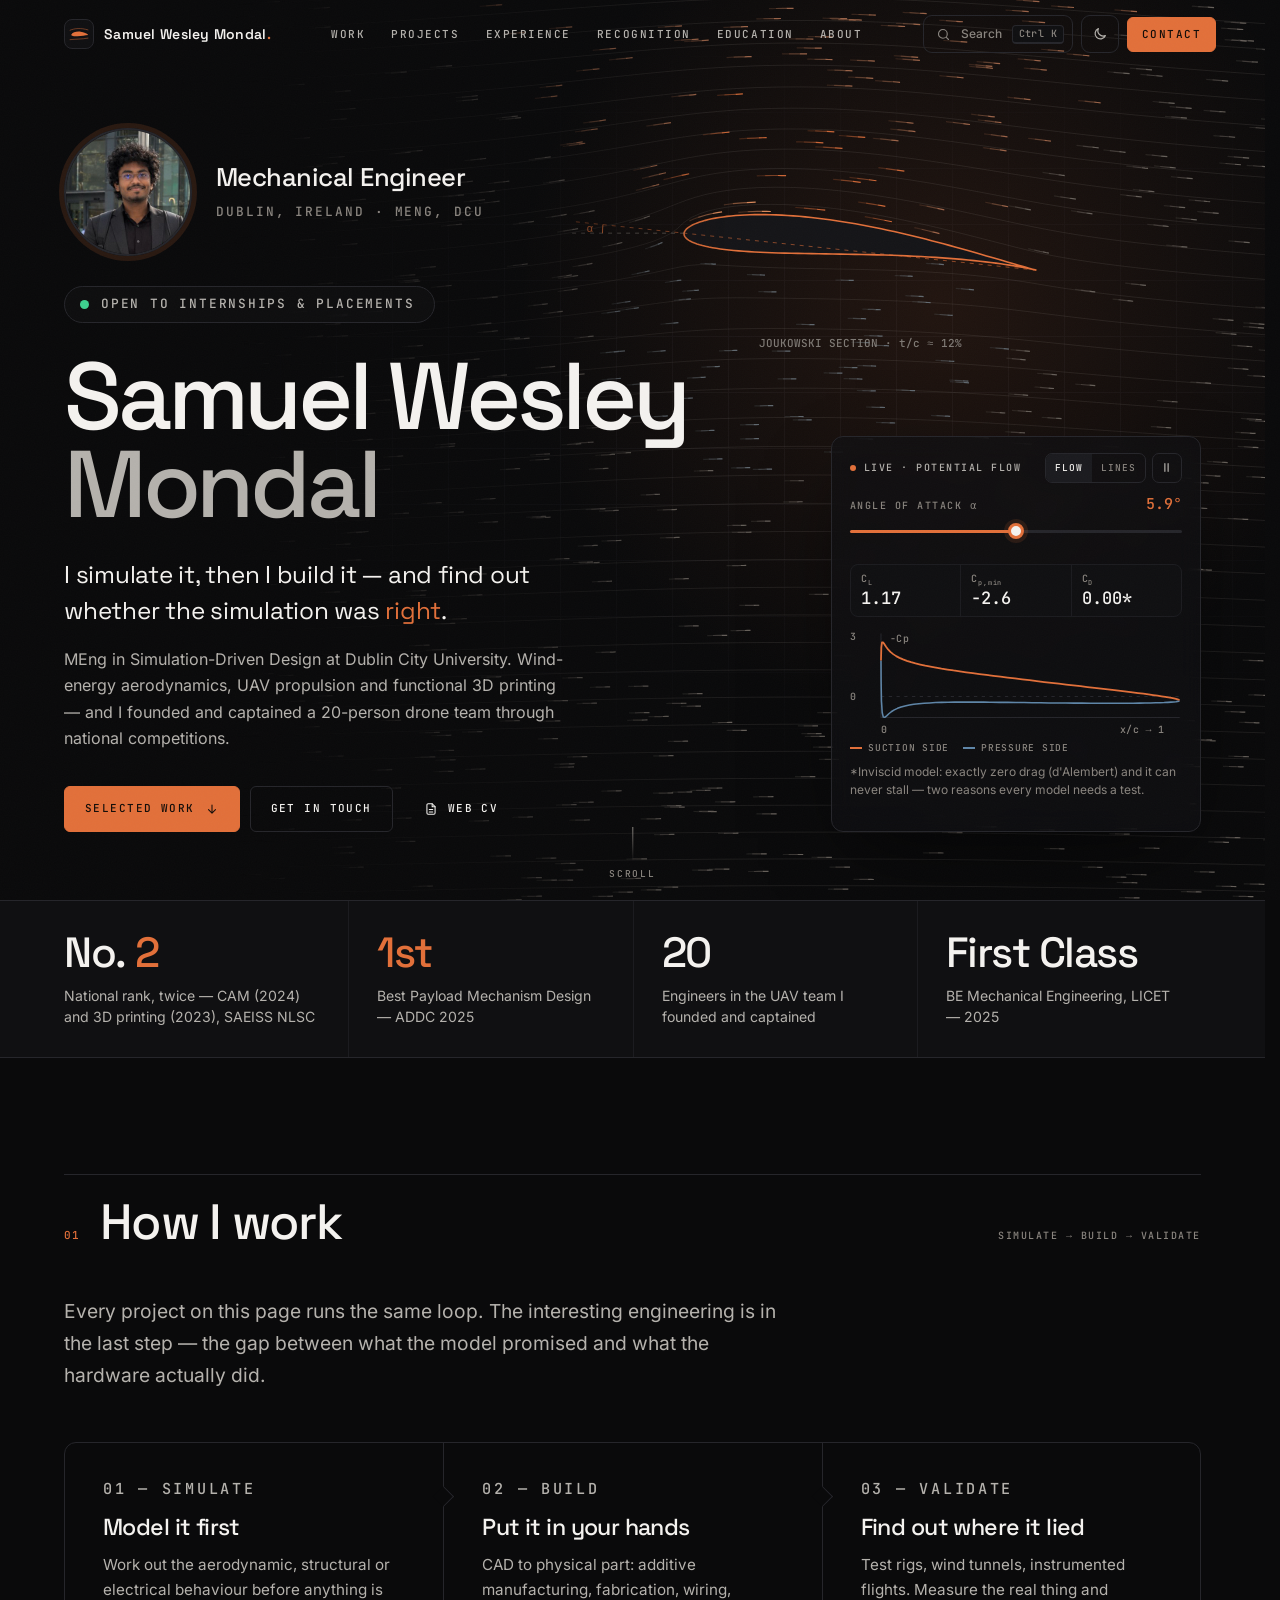
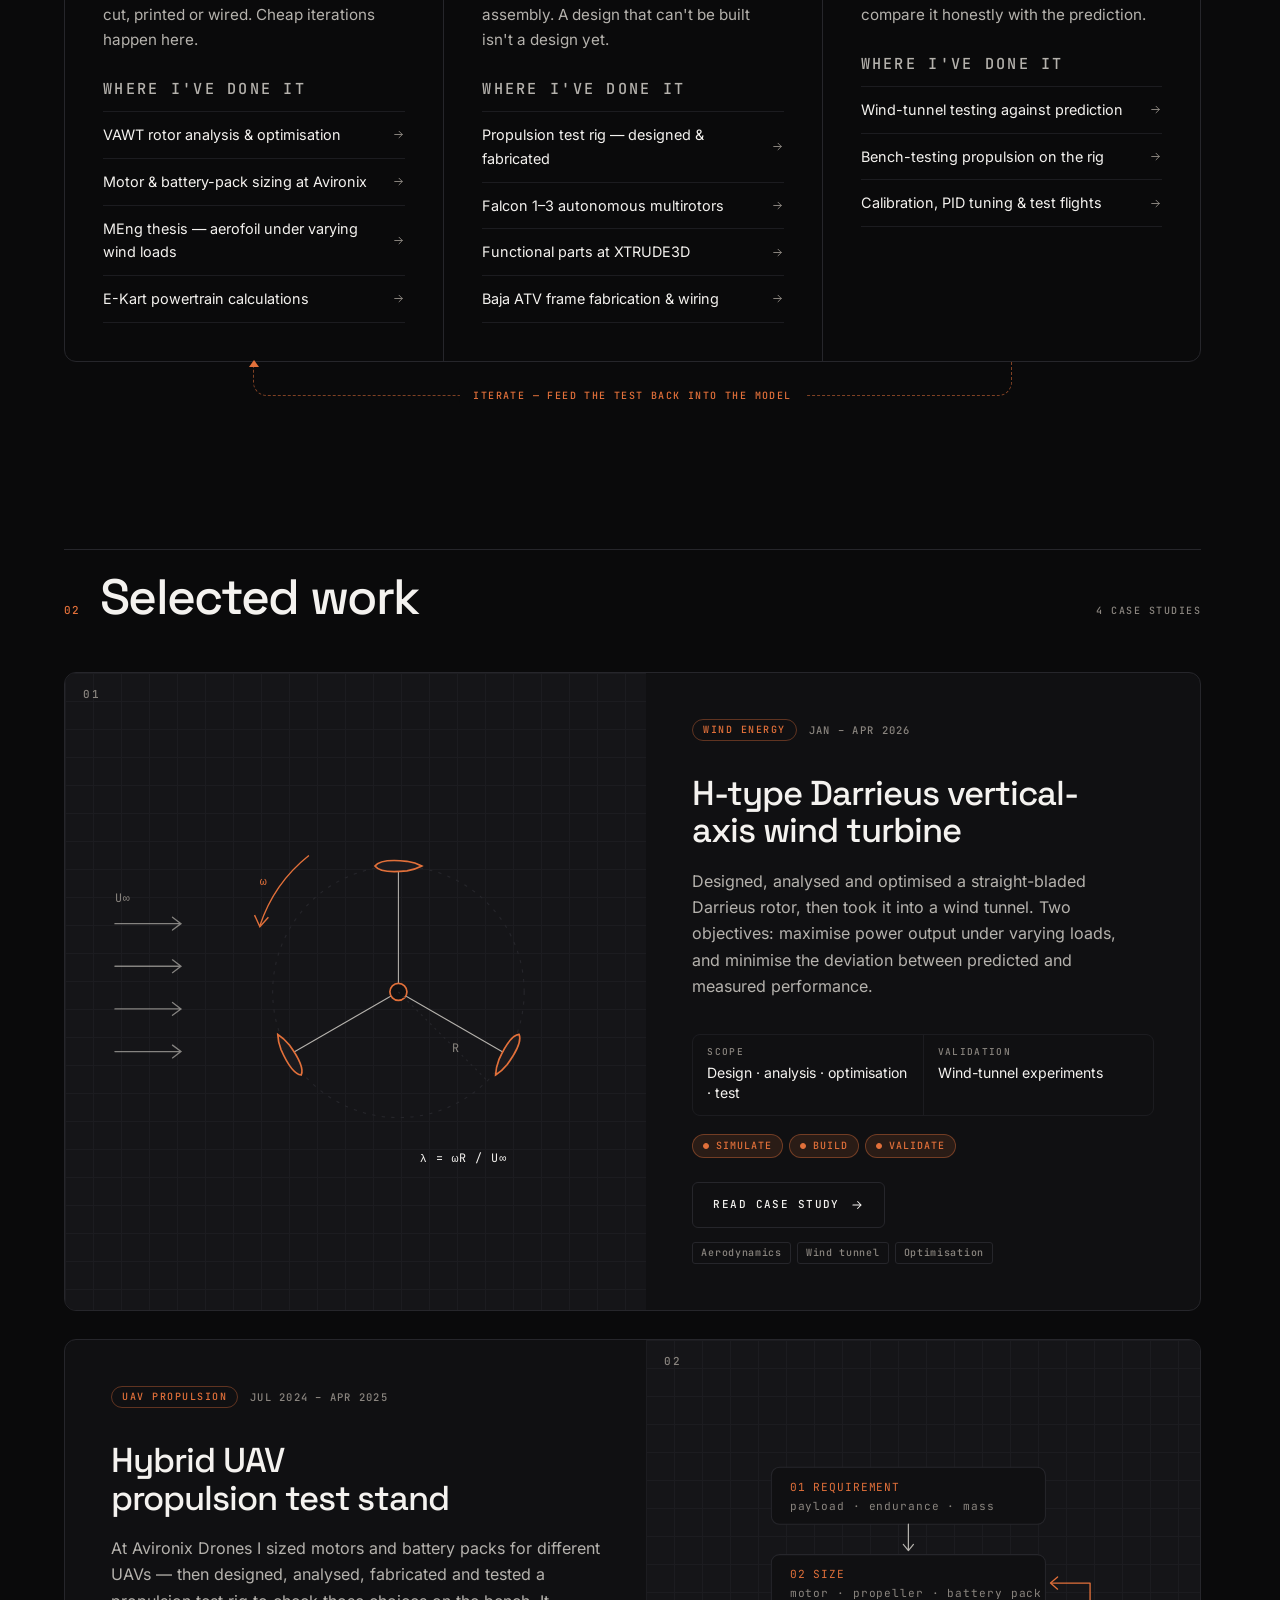
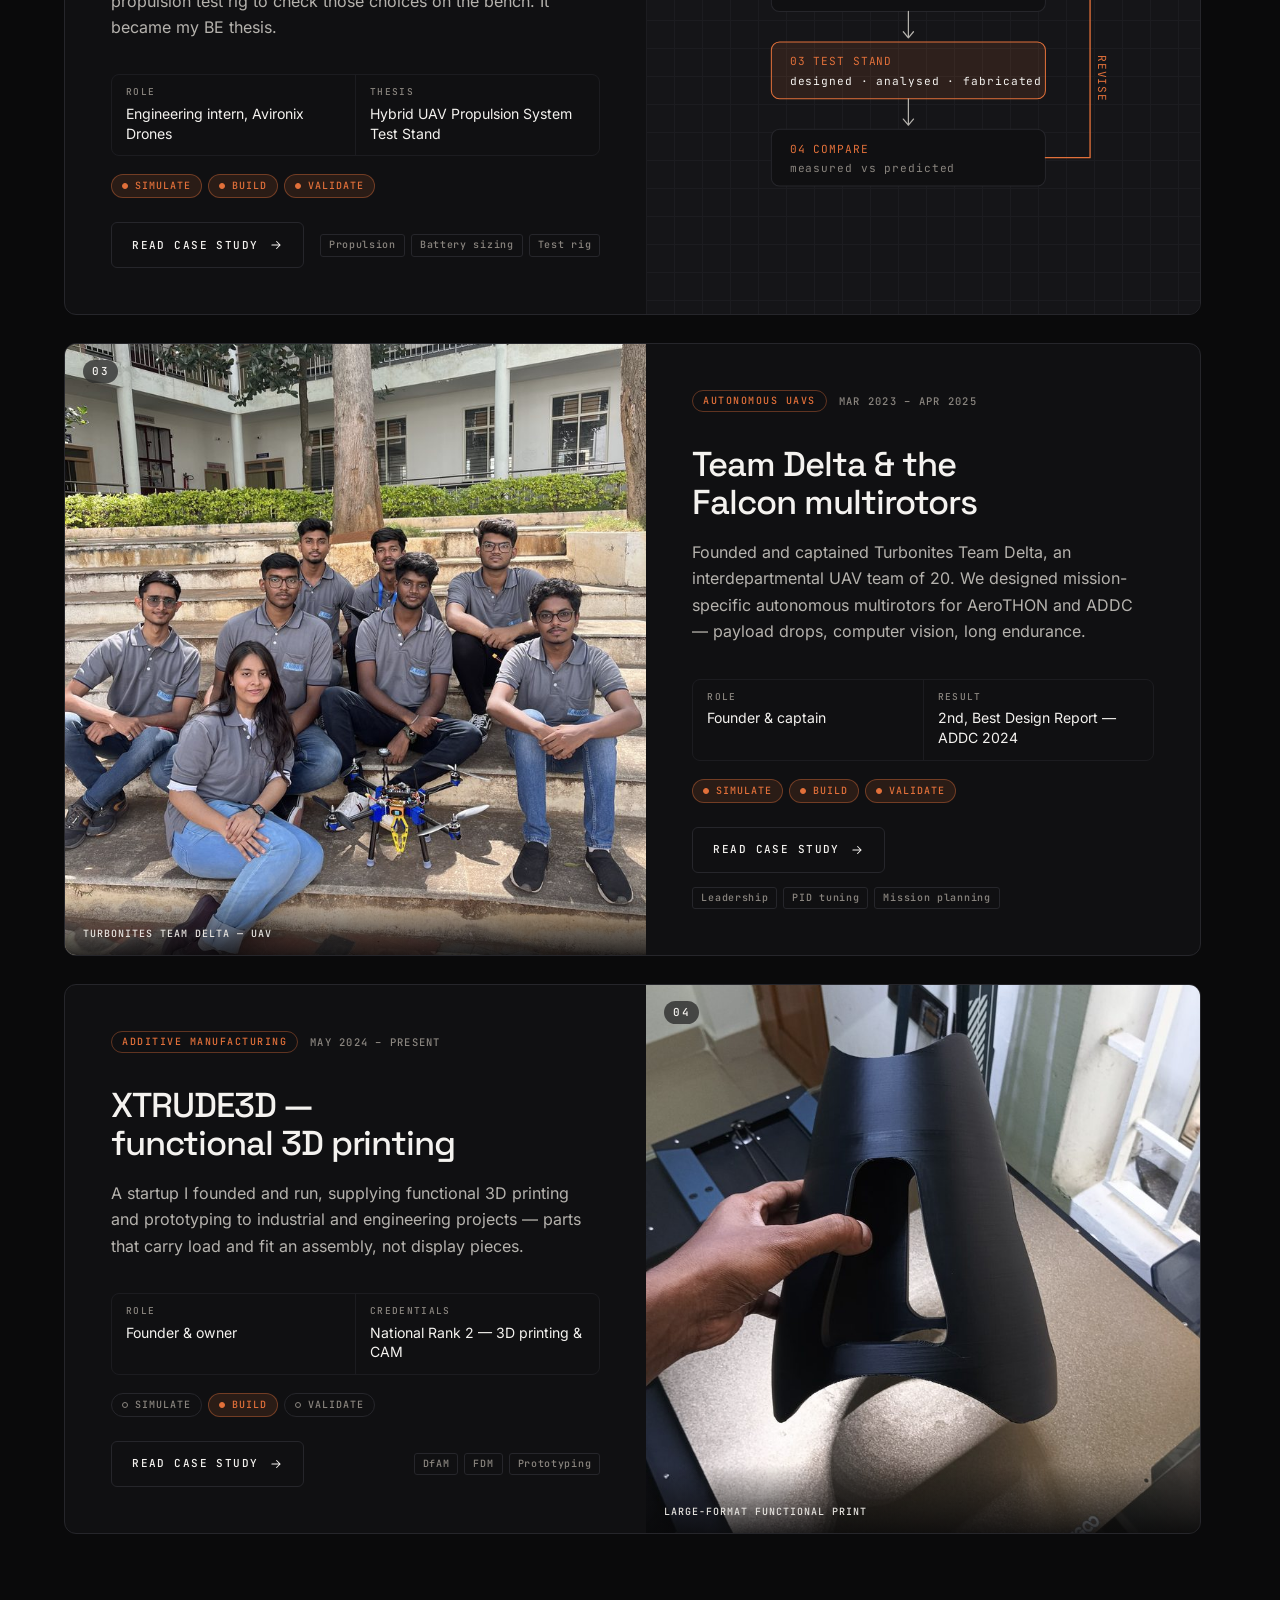
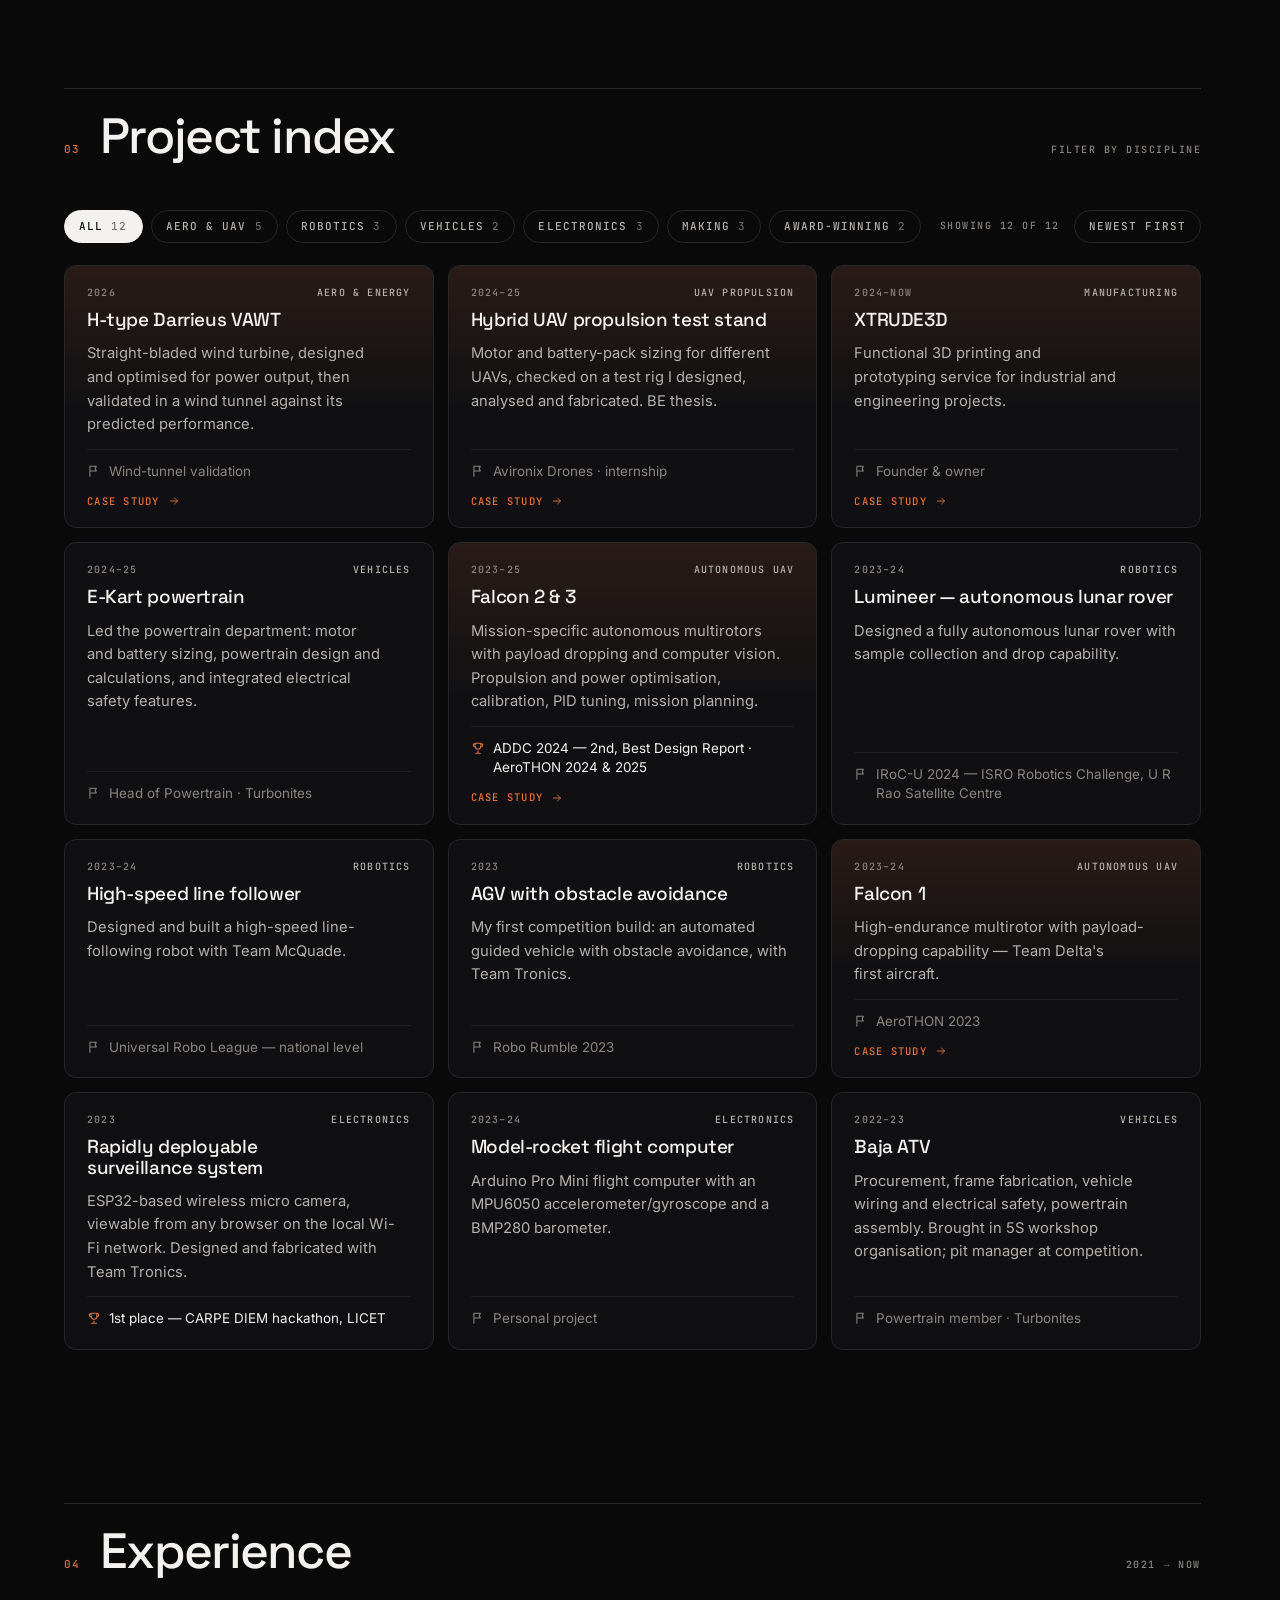
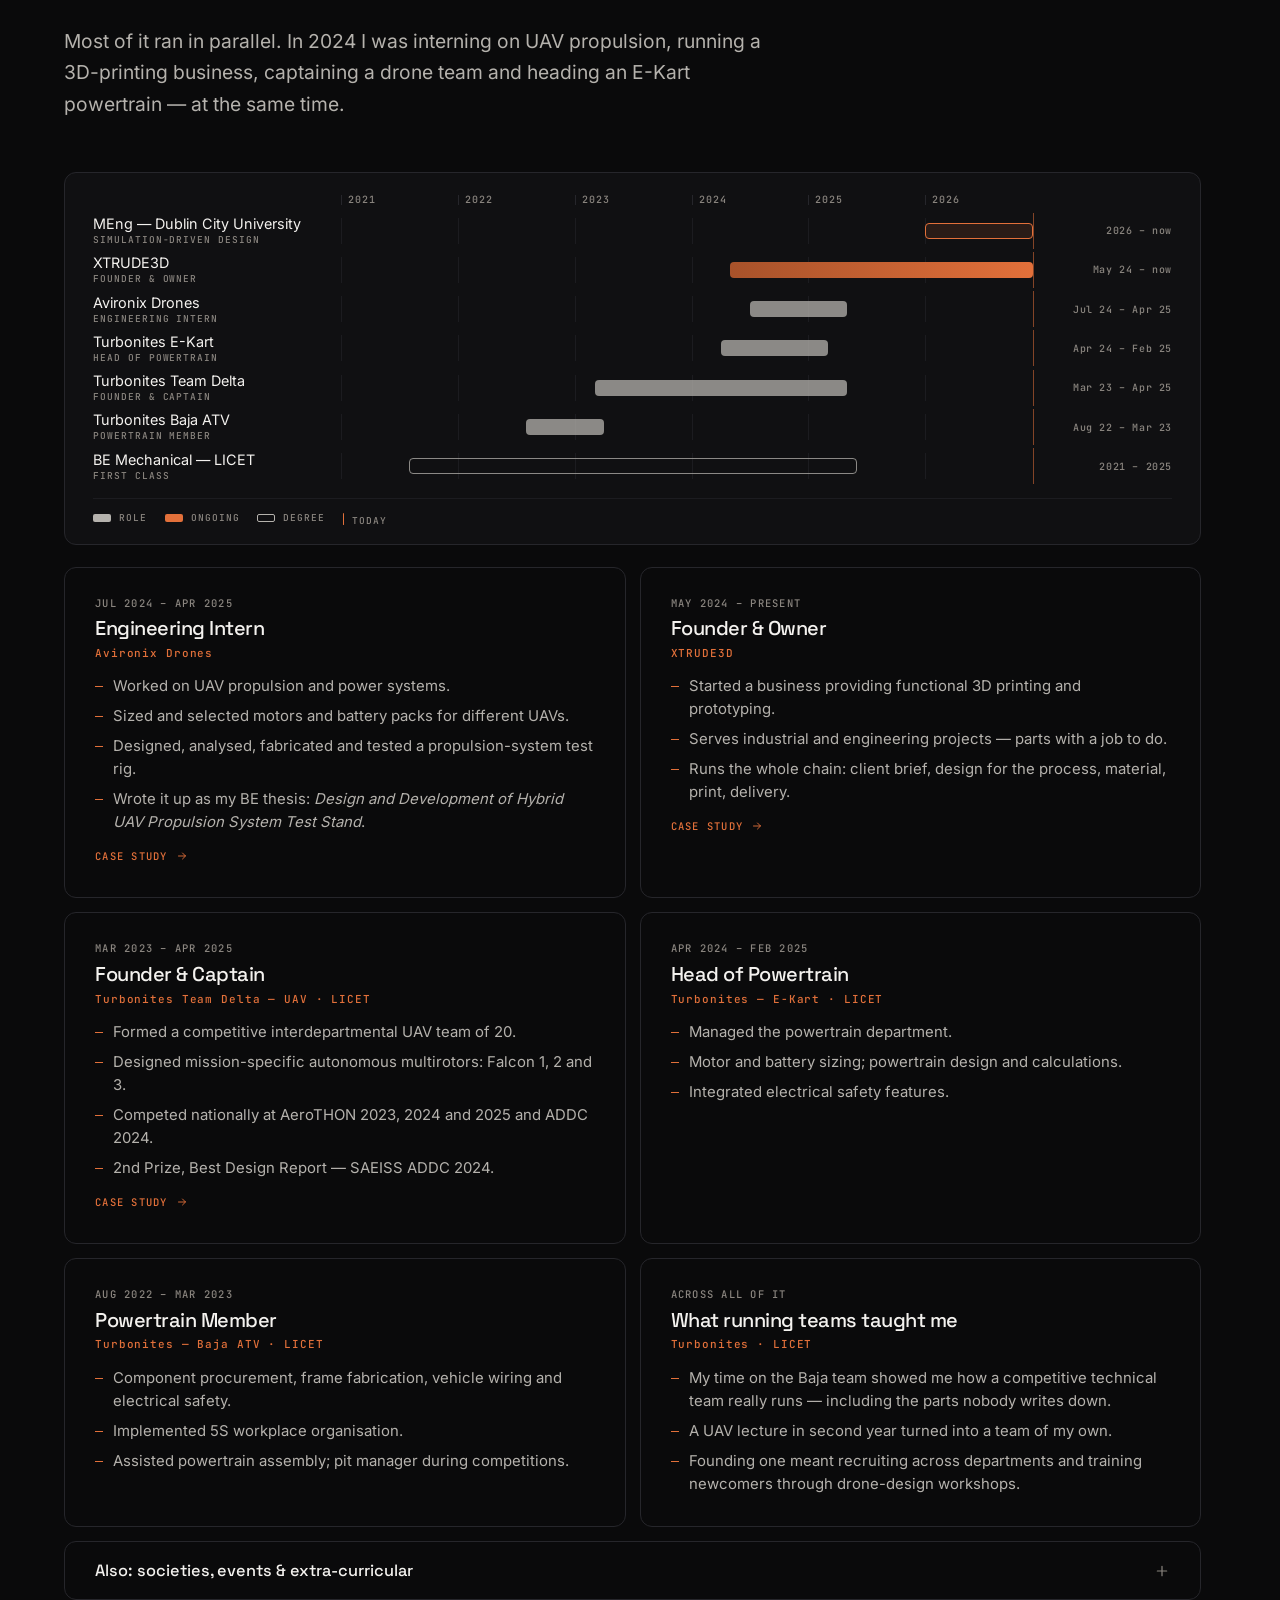
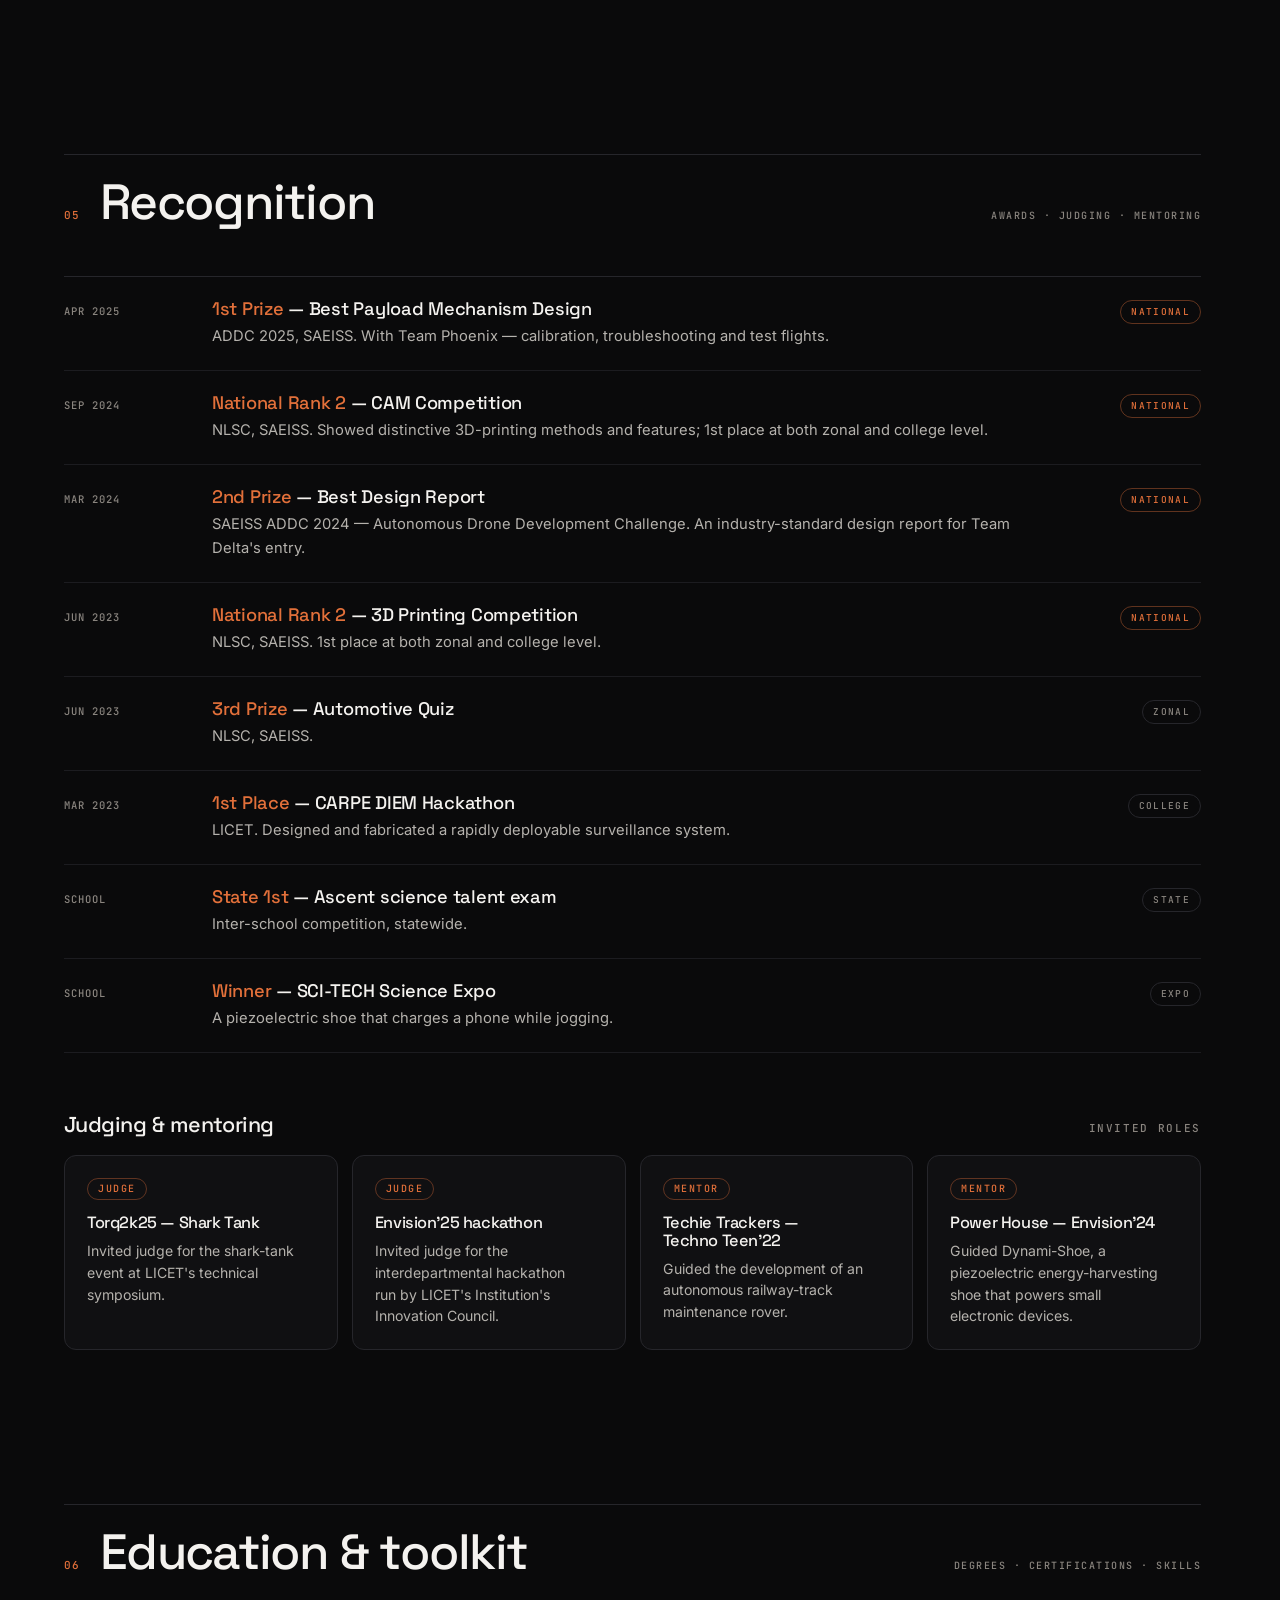
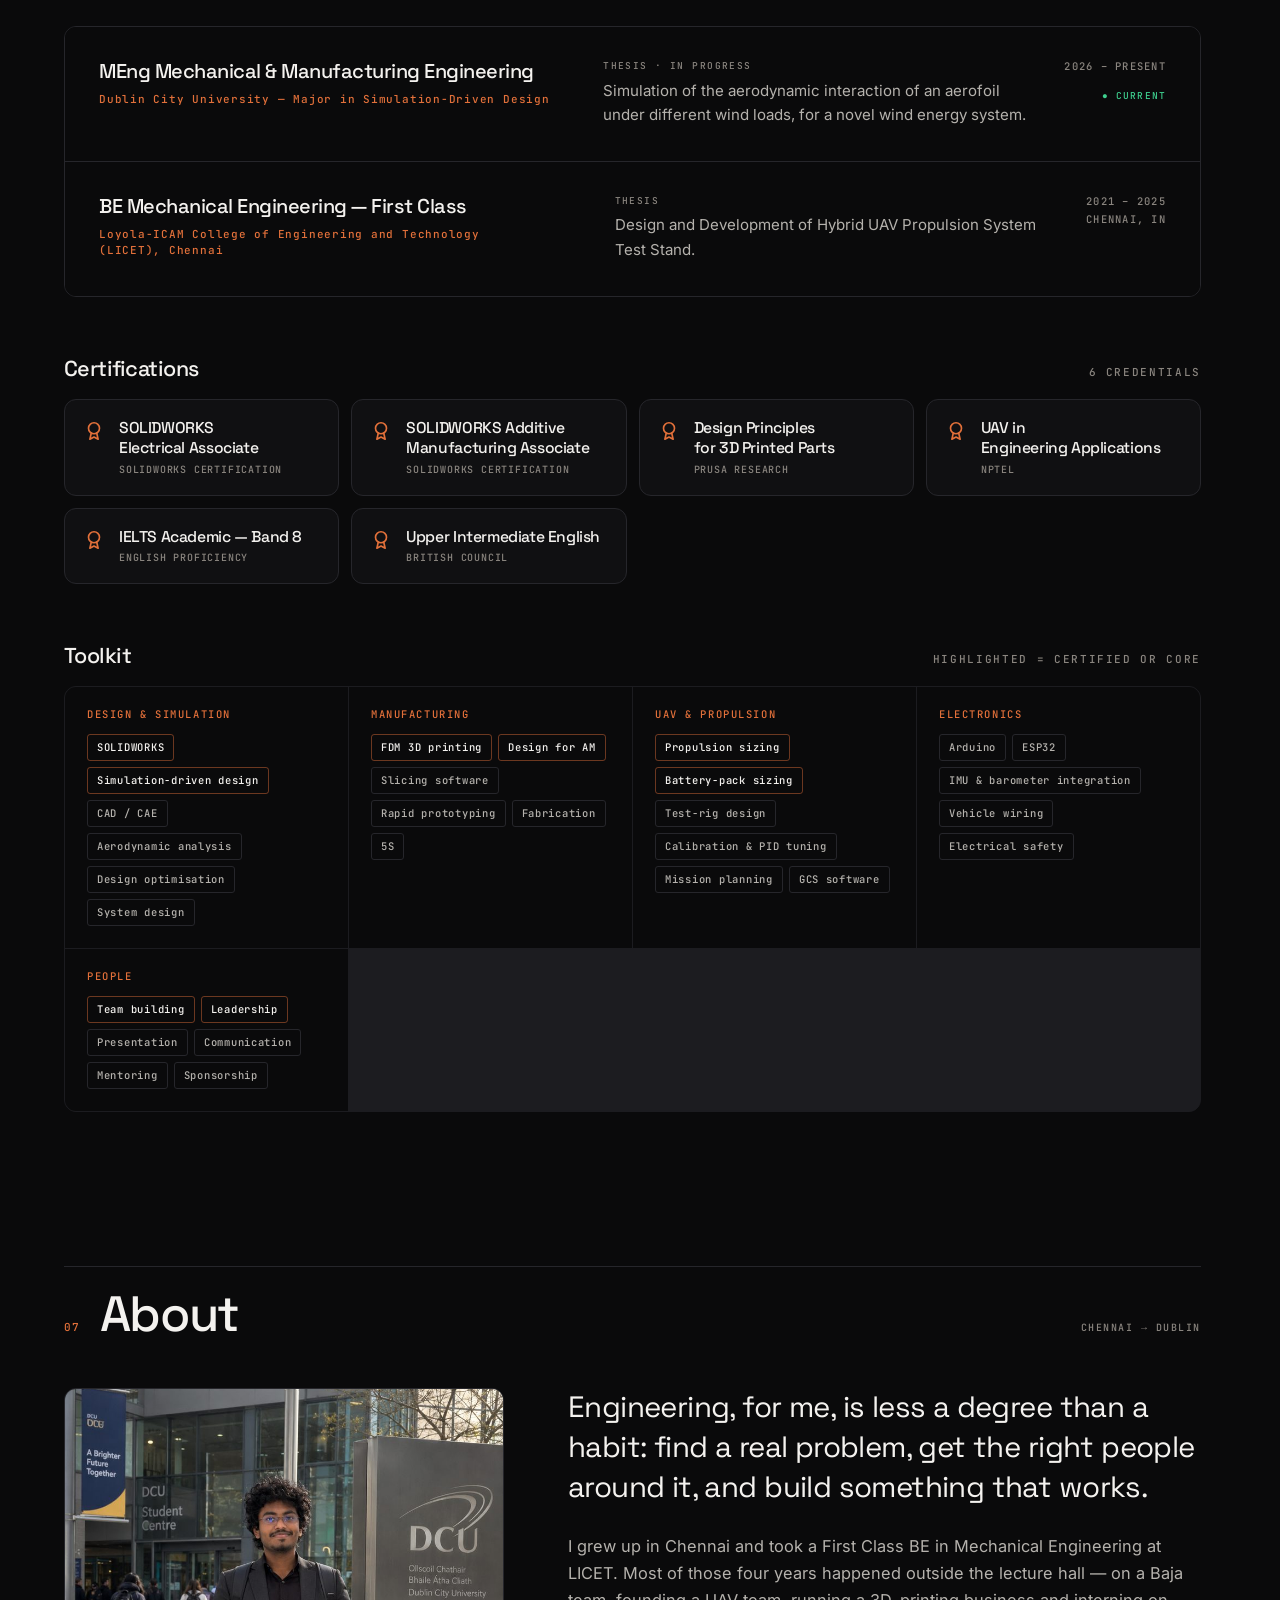
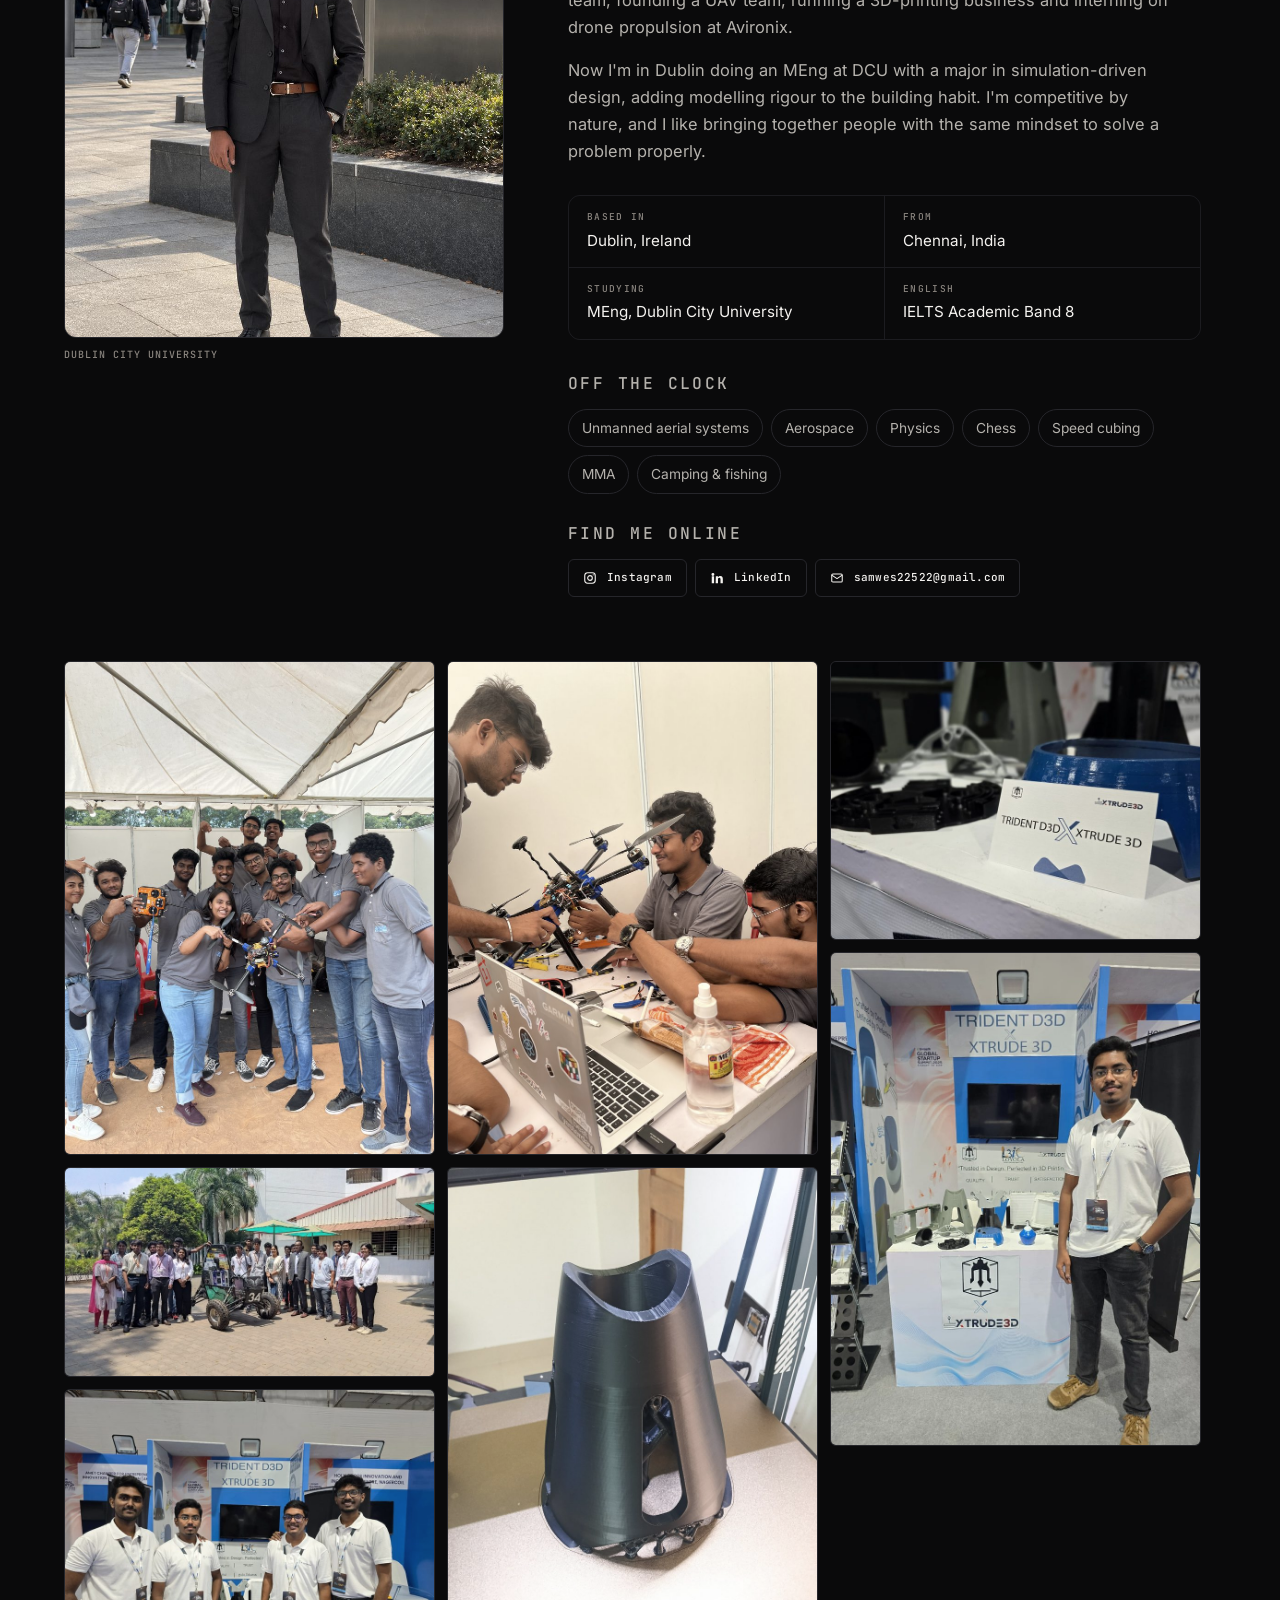
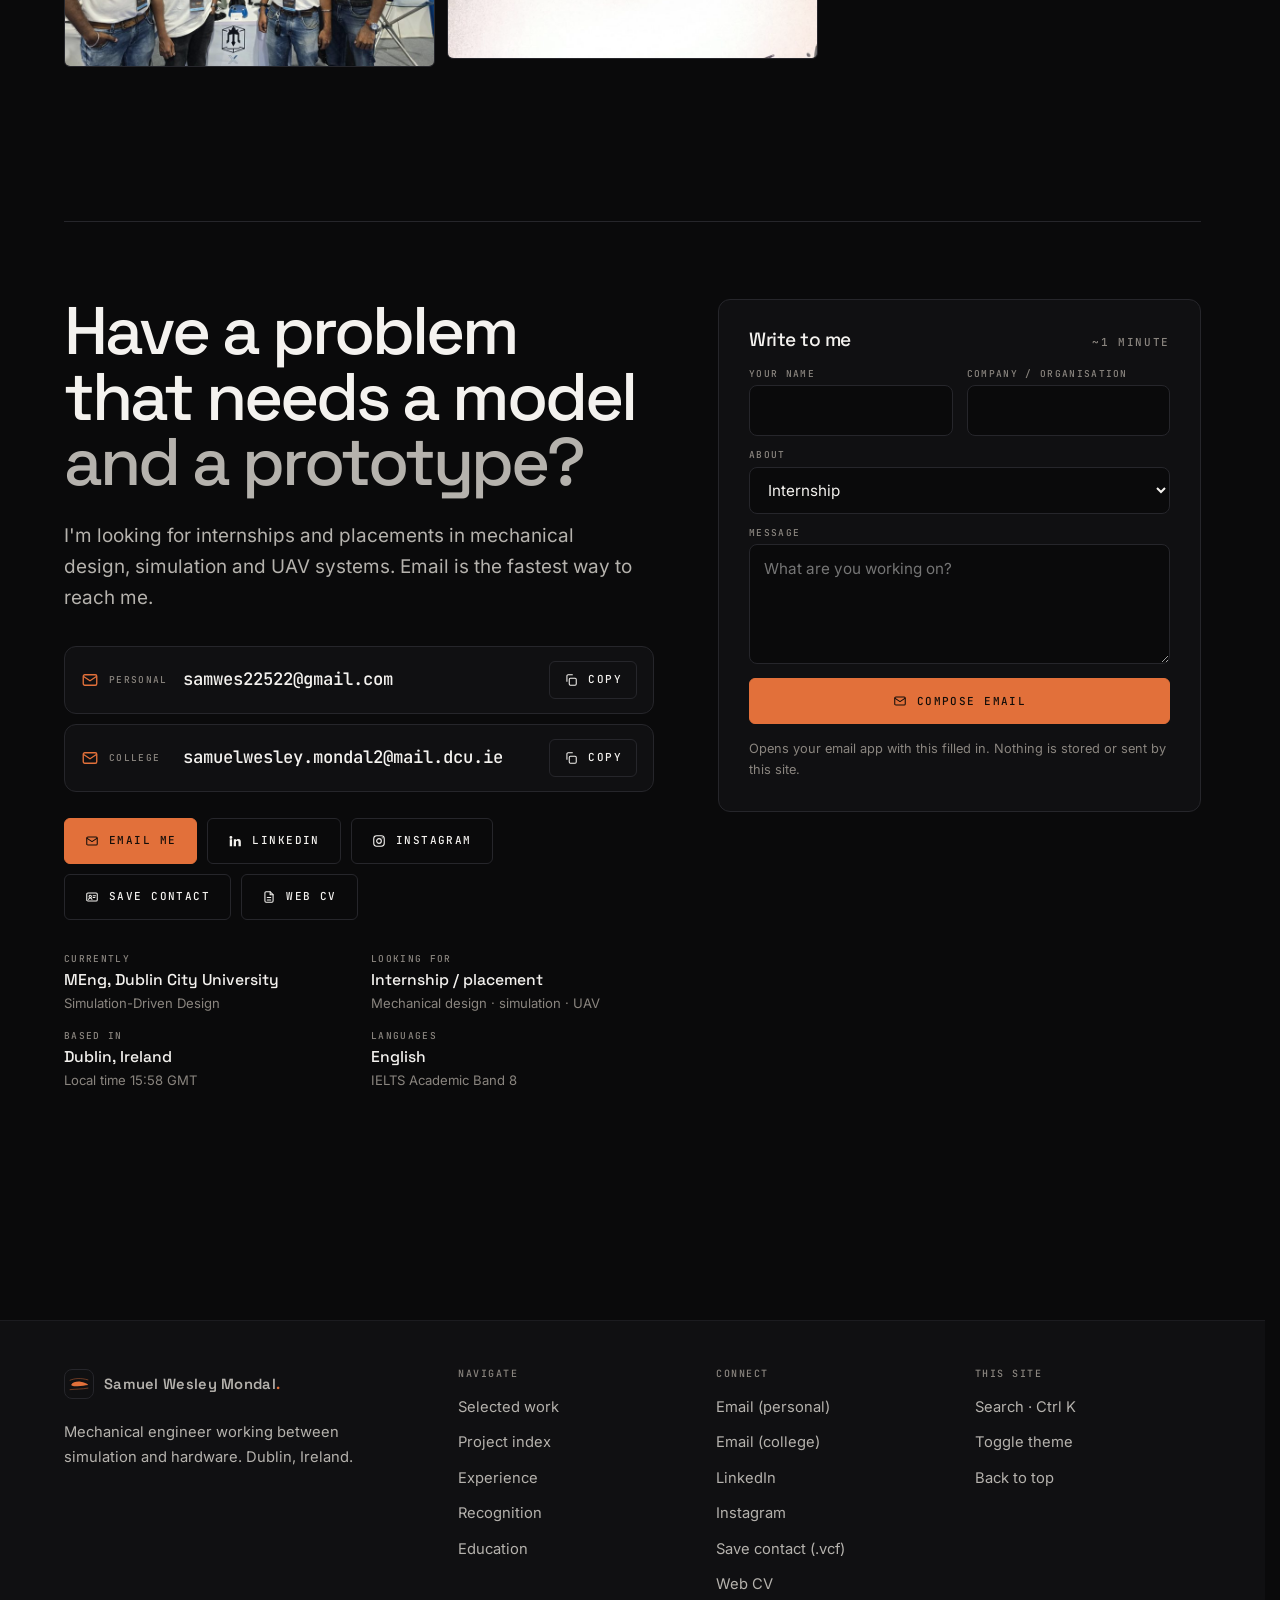
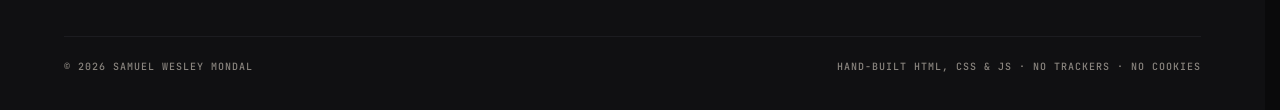
<file: index.html>
<!DOCTYPE html>
<html lang="en-IE" data-theme="dark">
<head>
<meta charset="utf-8">
<meta name="viewport" content="width=device-width, initial-scale=1, viewport-fit=cover">
<title>Samuel Wesley Mondal — Mechanical Engineer · Simulation-Driven Design</title>
<meta name="description" content="Mechanical engineer in Dublin working between simulation and hardware: wind energy aerodynamics, UAV propulsion and functional 3D printing. MEng Simulation-Driven Design, DCU. Open to internships and placements.">
<meta name="author" content="Samuel Wesley Mondal">
<link rel="canonical" href="https://samuelwesleymondal.com/">
<meta property="og:type" content="profile">
<meta property="og:site_name" content="Samuel Wesley Mondal">
<meta property="og:title" content="Samuel Wesley Mondal — Mechanical Engineer">
<meta property="og:description" content="I simulate it, then I build it — and find out whether the simulation was right. Wind energy, UAV propulsion, functional 3D printing.">
<meta property="og:url" content="https://samuelwesleymondal.com/">
<meta property="og:image" content="https://samuelwesleymondal.com/og.jpg">
<meta property="og:image:width" content="1200">
<meta property="og:image:height" content="630">
<meta property="og:image:alt" content="Samuel Wesley Mondal — streamlines flowing around an aerofoil">
<meta property="profile:first_name" content="Samuel Wesley">
<meta property="profile:last_name" content="Mondal">
<meta name="twitter:card" content="summary_large_image">
<meta name="theme-color" content="#0a0a0b">
<link rel="icon" href="favicon.svg" type="image/svg+xml">
<link rel="apple-touch-icon" href="apple-touch-icon.png">
<link rel="manifest" href="site.webmanifest">
<link rel="preload" href="assets/fonts/space-grotesk-latin.woff2" as="font" type="font/woff2" crossorigin>
<link rel="preload" href="assets/fonts/inter-latin.woff2" as="font" type="font/woff2" crossorigin>
<link rel="stylesheet" href="assets/css/site.css">
<script>
  document.documentElement.classList.add('js');
  try { var t = localStorage.getItem('theme'); if (t === 'light' || t === 'dark') document.documentElement.dataset.theme = t; } catch (e) {}
</script>
<script src="assets/js/site.js" defer></script>
<script src="assets/js/flow.js" defer></script>
<script type="application/ld+json">
{
  "@context": "https://schema.org",
  "@type": "Person",
  "name": "Samuel Wesley Mondal",
  "jobTitle": "Mechanical Engineer",
  "url": "https://samuelwesleymondal.com/",
  "image": "https://samuelwesleymondal.com/images/portrait-800.jpg",
  "email": ["mailto:samwes22522@gmail.com", "mailto:samuelwesley.mondal2@mail.dcu.ie"],
  "sameAs": ["https://www.linkedin.com/in/samuel-wesley-mondal/", "https://www.instagram.com/samwes22522"],
  "address": { "@type": "PostalAddress", "addressLocality": "Dublin", "addressCountry": "IE" },
  "affiliation": { "@type": "CollegeOrUniversity", "name": "Dublin City University" },
  "alumniOf": { "@type": "CollegeOrUniversity", "name": "Loyola-ICAM College of Engineering and Technology" },
  "knowsAbout": ["Simulation-driven design", "Aerodynamics", "Wind energy", "UAV propulsion", "Additive manufacturing", "SOLIDWORKS"]
}
</script>
</head>
<body>

<!-- ================= ICON SPRITE ================= -->
<svg width="0" height="0" style="position:absolute" aria-hidden="true">
  <defs>
    <symbol id="i-arrow" viewBox="0 0 24 24" fill="none" stroke="currentColor" stroke-width="1.8" stroke-linecap="round" stroke-linejoin="round"><path d="M5 12h14M13 6l6 6-6 6"/></symbol>
    <symbol id="i-down" viewBox="0 0 24 24" fill="none" stroke="currentColor" stroke-width="1.8" stroke-linecap="round" stroke-linejoin="round"><path d="M12 5v14M6 13l6 6 6-6"/></symbol>
    <symbol id="i-up" viewBox="0 0 24 24" fill="none" stroke="currentColor" stroke-width="1.8" stroke-linecap="round" stroke-linejoin="round"><path d="M12 19V5M6 11l6-6 6 6"/></symbol>
    <symbol id="i-search" viewBox="0 0 24 24" fill="none" stroke="currentColor" stroke-width="1.8" stroke-linecap="round"><circle cx="11" cy="11" r="7"/><path d="m20 20-3.5-3.5"/></symbol>
    <symbol id="i-sun" viewBox="0 0 24 24" fill="none" stroke="currentColor" stroke-width="1.8" stroke-linecap="round"><circle cx="12" cy="12" r="4"/><path d="M12 2v2M12 20v2M4.9 4.9l1.4 1.4M17.7 17.7l1.4 1.4M2 12h2M20 12h2M4.9 19.1l1.4-1.4M17.7 6.3l1.4-1.4"/></symbol>
    <symbol id="i-moon" viewBox="0 0 24 24" fill="none" stroke="currentColor" stroke-width="1.8" stroke-linejoin="round"><path d="M20 14.5A8 8 0 0 1 9.5 4a8 8 0 1 0 10.5 10.5z"/></symbol>
    <symbol id="i-menu" viewBox="0 0 24 24" fill="none" stroke="currentColor" stroke-width="1.8" stroke-linecap="round"><path d="M4 7h16M4 12h16M4 17h10"/></symbol>
    <symbol id="i-close" viewBox="0 0 24 24" fill="none" stroke="currentColor" stroke-width="1.8" stroke-linecap="round"><path d="M6 6l12 12M18 6 6 18"/></symbol>
    <symbol id="i-prev" viewBox="0 0 24 24" fill="none" stroke="currentColor" stroke-width="1.8" stroke-linecap="round" stroke-linejoin="round"><path d="M15 6l-6 6 6 6"/></symbol>
    <symbol id="i-next" viewBox="0 0 24 24" fill="none" stroke="currentColor" stroke-width="1.8" stroke-linecap="round" stroke-linejoin="round"><path d="M9 6l6 6-6 6"/></symbol>
    <symbol id="i-mail" viewBox="0 0 24 24" fill="none" stroke="currentColor" stroke-width="1.8" stroke-linejoin="round"><rect x="3" y="5" width="18" height="14" rx="2"/><path d="m3 7 9 6 9-6"/></symbol>
    <symbol id="i-copy" viewBox="0 0 24 24" fill="none" stroke="currentColor" stroke-width="1.8" stroke-linejoin="round"><rect x="9" y="9" width="12" height="12" rx="2"/><path d="M5 15V5a2 2 0 0 1 2-2h8"/></symbol>
    <symbol id="i-linkedin" viewBox="0 0 24 24"><path fill="currentColor" d="M4.98 3.5A2.5 2.5 0 1 0 5 8.5a2.5 2.5 0 0 0 0-5zM3 9h4v12H3zM10 9h3.8v1.7h.05c.53-1 1.83-2.05 3.77-2.05C21.4 8.65 22 11 22 14.2V21h-4v-6c0-1.43-.03-3.27-2-3.27-2 0-2.3 1.56-2.3 3.17V21h-4z"/></symbol>
    <symbol id="i-instagram" viewBox="0 0 24 24" fill="none" stroke="currentColor" stroke-width="1.9"><rect x="3" y="3" width="18" height="18" rx="5"/><circle cx="12" cy="12" r="4"/><circle cx="17.5" cy="6.5" r="1" fill="currentColor" stroke="none"/></symbol>
    <symbol id="i-card" viewBox="0 0 24 24" fill="none" stroke="currentColor" stroke-width="1.8" stroke-linecap="round" stroke-linejoin="round"><rect x="3" y="5" width="18" height="14" rx="2"/><circle cx="9" cy="11" r="2"/><path d="M6 16c.6-1.5 1.8-2.2 3-2.2s2.4.7 3 2.2M14 10h4M14 13h3"/></symbol>
    <symbol id="i-doc" viewBox="0 0 24 24" fill="none" stroke="currentColor" stroke-width="1.8" stroke-linecap="round" stroke-linejoin="round"><path d="M14 3H7a2 2 0 0 0-2 2v14a2 2 0 0 0 2 2h10a2 2 0 0 0 2-2V8z"/><path d="M14 3v5h5M9 13h6M9 17h6"/></symbol>
    <symbol id="i-trophy" viewBox="0 0 24 24" fill="none" stroke="currentColor" stroke-width="1.8" stroke-linecap="round" stroke-linejoin="round"><path d="M8 21h8M12 17v4M7 4h10v5a5 5 0 0 1-10 0z"/><path d="M17 5h3v2a3 3 0 0 1-3 3M7 5H4v2a3 3 0 0 0 3 3"/></symbol>
    <symbol id="i-flag" viewBox="0 0 24 24" fill="none" stroke="currentColor" stroke-width="1.8" stroke-linecap="round" stroke-linejoin="round"><path d="M5 21V4M5 4h11l-2 4 2 4H5"/></symbol>
    <symbol id="i-badge" viewBox="0 0 24 24" fill="none" stroke="currentColor" stroke-width="1.8" stroke-linecap="round" stroke-linejoin="round"><circle cx="12" cy="9" r="6"/><path d="m9 14.5-1.5 6.5 4.5-2.5 4.5 2.5-1.5-6.5"/></symbol>
    <symbol id="i-pause" viewBox="0 0 24 24" fill="none" stroke="currentColor" stroke-width="2.2" stroke-linecap="round"><path d="M9 5v14M15 5v14"/></symbol>
    <symbol id="i-play" viewBox="0 0 24 24"><path fill="currentColor" d="M7 5l12 7-12 7z"/></symbol>
    <symbol id="i-check" viewBox="0 0 24 24" fill="none" stroke="currentColor" stroke-width="2" stroke-linecap="round" stroke-linejoin="round"><path d="m5 12 5 5 9-10"/></symbol>
    <symbol id="i-plus" viewBox="0 0 24 24" fill="none" stroke="currentColor" stroke-width="1.8" stroke-linecap="round"><path d="M12 5v14M5 12h14"/></symbol>
    <symbol id="i-hash" viewBox="0 0 24 24" fill="none" stroke="currentColor" stroke-width="1.8" stroke-linecap="round"><path d="M5 9h14M5 15h14M10 4 8 20M16 4l-2 16"/></symbol>
    <symbol id="i-folder" viewBox="0 0 24 24" fill="none" stroke="currentColor" stroke-width="1.8" stroke-linejoin="round"><path d="M3 7a2 2 0 0 1 2-2h4l2 2h8a2 2 0 0 1 2 2v8a2 2 0 0 1-2 2H5a2 2 0 0 1-2-2z"/></symbol>
    <symbol id="i-bolt" viewBox="0 0 24 24" fill="none" stroke="currentColor" stroke-width="1.8" stroke-linejoin="round"><path d="M13 3 5 14h6l-1 7 8-11h-6z"/></symbol>
    <symbol id="i-ext" viewBox="0 0 24 24" fill="none" stroke="currentColor" stroke-width="1.8" stroke-linecap="round" stroke-linejoin="round"><path d="M14 4h6v6M20 4l-9 9M18 14v5a1 1 0 0 1-1 1H5a1 1 0 0 1-1-1V7a1 1 0 0 1 1-1h5"/></symbol>
    <symbol id="i-download" viewBox="0 0 24 24" fill="none" stroke="currentColor" stroke-width="1.8" stroke-linecap="round" stroke-linejoin="round"><path d="M12 4v11M7 10l5 5 5-5M5 20h14"/></symbol>
    <symbol id="i-book" viewBox="0 0 24 24" fill="none" stroke="currentColor" stroke-width="1.8" stroke-linejoin="round"><path d="M4 5a2 2 0 0 1 2-2h13v16H6a2 2 0 0 0-2 2z"/><path d="M4 19V5M8 7h7"/></symbol>
    <symbol id="i-mark" viewBox="0 0 32 32"><path d="M3 10.5C10 7.6 18.5 7 29 10" fill="none" stroke="currentColor" stroke-width="1.4" stroke-linecap="round" opacity=".45"/><path d="M4.5 17.4C6.8 13.4 12.2 12 18.3 12.6 23.4 13.1 27.2 15 29.5 17.3 25 17.9 19.4 18.6 13.7 19.2 9.2 19.6 6 19 4.5 17.4Z" fill="currentColor"/><path d="M3 24.2C11 23.4 20 23.6 29 22" fill="none" stroke="currentColor" stroke-width="1.4" stroke-linecap="round" opacity=".45"/></symbol>
  </defs>
</svg>

<a class="skip" href="#main">Skip to content</a>
<div class="progress" aria-hidden="true"><span></span></div>

<!-- ================= NAV ================= -->
<header class="nav" id="nav">
  <div class="nav-in">
    <a class="brand" href="#top" aria-label="Samuel Wesley Mondal — back to top">
      <svg class="brand-mark" aria-hidden="true" style="color:var(--accent)"><use href="#i-mark"/></svg>
      <span>Samuel Wesley Mondal<b>.</b></span>
    </a>
    <nav class="nav-links" aria-label="Primary">
      <a href="#work">Work</a>
      <a href="#projects">Projects</a>
      <a href="#experience">Experience</a>
      <a href="#recognition">Recognition</a>
      <a href="#education">Education</a>
      <a href="#about">About</a>
    </nav>
    <div class="nav-actions">
      <button class="search-btn" type="button" data-palette-open aria-label="Search the site and quick actions" aria-keyshortcuts="Control+K Meta+K /">
        <svg aria-hidden="true"><use href="#i-search"/></svg><span>Search</span><kbd class="kbd" data-mod>Ctrl K</kbd>
      </button>
      <button class="icon-btn" type="button" data-theme-toggle aria-label="Switch to light theme">
        <svg class="theme-ico-moon" aria-hidden="true"><use href="#i-moon"/></svg>
        <svg class="theme-ico-sun" aria-hidden="true"><use href="#i-sun"/></svg>
      </button>
      <a class="btn btn-sm primary nav-cta" href="#contact">Contact</a>
      <button class="icon-btn menu-btn" type="button" data-menu-open aria-label="Open menu" aria-haspopup="dialog" aria-controls="menu">
        <svg aria-hidden="true"><use href="#i-menu"/></svg>
      </button>
    </div>
  </div>
</header>

<main id="main">

<!-- ================= HERO ================= -->
<section class="hero" id="top" aria-labelledby="hero-name" data-title="Home" data-keywords="top hero start">
  <div class="wrap hero-grid">
    <div class="hero-copy">
      <div class="idcard">
        <img src="images/portrait-avatar.jpg" width="320" height="320" alt="Portrait of Samuel Wesley Mondal">
        <div>
          <p class="idcard-role">Mechanical Engineer</p>
          <p class="mono">Dublin, Ireland · MEng, DCU</p>
        </div>
      </div>
      <p class="status"><span class="dot" aria-hidden="true"></span>Open to internships &amp; placements</p>
      <h1 class="name" id="hero-name">Samuel Wesley <span>Mondal</span></h1>
      <p class="hero-lede">I simulate it, then I build it — and find out whether the simulation was <em>right</em>.</p>
      <p class="hero-sub">MEng in Simulation-Driven Design at Dublin City University. Wind-energy aerodynamics, UAV propulsion and functional 3D printing — and I founded and captained a 20-person drone team through national competitions.</p>
      <div class="hero-cta">
        <a class="btn primary" href="#work">Selected work <svg aria-hidden="true"><use href="#i-down"/></svg></a>
        <a class="btn" href="#contact">Get in touch</a>
        <a class="btn ghost" href="cv.html"><svg aria-hidden="true"><use href="#i-doc"/></svg>Web CV</a>
      </div>
    </div>

    <div class="hero-field" aria-hidden="true"><canvas id="flow"></canvas></div>

    <aside class="hud" id="hud" aria-labelledby="hud-title">
      <div class="hud-head">
        <p class="mono" id="hud-title"><span class="live" aria-hidden="true"></span>Live · potential flow</p>
        <div class="hud-tools">
          <div class="seg" role="group" aria-label="Visualisation">
            <button type="button" data-flow-mode="particles" aria-pressed="true">Flow</button>
            <button type="button" data-flow-mode="lines" aria-pressed="false">Lines</button>
          </div>
          <button class="icon-btn sm" type="button" data-flow-toggle aria-label="Pause animation">
            <svg class="i-pause" aria-hidden="true"><use href="#i-pause"/></svg>
          </button>
        </div>
      </div>
      <label class="hud-row" for="aoa"><span class="mono">Angle of attack <span class="sym">α</span></span><output id="aoa-out" for="aoa">6.0°</output></label>
      <input type="range" id="aoa" min="-4" max="16" step="0.5" value="6" aria-describedby="hud-note">
      <dl class="hud-read">
        <div><dt>C<sub>L</sub></dt><dd id="cl-out">1.18</dd></div>
        <div><dt>C<sub>p,min</sub></dt><dd id="cp-out">−2.1</dd></div>
        <div><dt>C<sub>D</sub></dt><dd>0.00*</dd></div>
      </dl>
      <svg class="cp-plot" id="cp-plot" viewBox="0 0 300 96" aria-hidden="true">
        <path class="ax" d="M28 4V80H298"/>
        <path class="zero" id="cp-zero" d="M28 62H298"/>
        <path class="lo" id="cp-lo" d=""/>
        <path class="up" id="cp-up" d=""/>
        <text x="0" y="10" id="cp-top">4</text>
        <text x="0" y="65" id="cp-zero-t">0</text>
        <text x="28" y="94">0</text>
        <text x="244" y="94">x/c → 1</text>
        <text x="36" y="12">−Cp</text>
      </svg>
      <p class="cp-legend"><span><i></i>Suction side</span><span><i class="lo"></i>Pressure side</span></p>
      <p class="hud-note" id="hud-note" aria-live="polite">*Inviscid model: exactly zero drag (d'Alembert) and it can never stall — two reasons every model needs a test.</p>
    </aside>
  </div>
  <a class="scroll-cue" href="#proof" aria-label="Scroll to highlights"><i></i>Scroll</a>
</section>

<!-- ================= PROOF STRIP ================= -->
<section class="proof" id="proof" aria-label="Highlights">
  <div class="wrap">
    <ul class="proof-list">
      <li class="rv"><strong>No.<em>&nbsp;2</em></strong><span>National rank, twice — CAM (2024) and 3D printing (2023), SAEISS NLSC</span></li>
      <li class="rv" style="--d:1"><strong><em>1st</em></strong><span>Best Payload Mechanism Design — ADDC 2025</span></li>
      <li class="rv" style="--d:2"><strong>20</strong><span>Engineers in the UAV team I founded and captained</span></li>
      <li class="rv" style="--d:3"><strong>First Class</strong><span>BE Mechanical Engineering, LICET — 2025</span></li>
    </ul>
  </div>
</section>

<!-- ================= 01 APPROACH ================= -->
<section class="sec" id="approach" aria-labelledby="approach-h" data-title="How I work" data-keywords="approach method simulate build validate loop">
  <div class="wrap">
    <header class="sec-head rv"><span class="num">01</span><h2 id="approach-h">How I work</h2><span class="tail">Simulate → Build → Validate</span></header>
    <p class="sec-intro rv">Every project on this page runs the same loop. The interesting engineering is in the last step — the gap between what the model promised and what the hardware actually did.</p>

    <ol class="loop rv">
      <li class="loop-step">
        <p class="step-k">01 — Simulate</p>
        <h3>Model it first</h3>
        <p>Work out the aerodynamic, structural or electrical behaviour before anything is cut, printed or wired. Cheap iterations happen here.</p>
        <p class="mono evidence-k">Where I've done it</p>
        <ul class="evidence">
          <li><a href="#case-vawt" data-case="vawt">VAWT rotor analysis &amp; optimisation<svg aria-hidden="true"><use href="#i-arrow"/></svg></a></li>
          <li><a href="#case-propulsion" data-case="propulsion">Motor &amp; battery-pack sizing at Avironix<svg aria-hidden="true"><use href="#i-arrow"/></svg></a></li>
          <li><a href="#education">MEng thesis — aerofoil under varying wind loads<svg aria-hidden="true"><use href="#i-arrow"/></svg></a></li>
          <li><a href="#p-ekart">E-Kart powertrain calculations<svg aria-hidden="true"><use href="#i-arrow"/></svg></a></li>
        </ul>
      </li>
      <li class="loop-step">
        <p class="step-k">02 — Build</p>
        <h3>Put it in your hands</h3>
        <p>CAD to physical part: additive manufacturing, fabrication, wiring, assembly. A design that can't be built isn't a design yet.</p>
        <p class="mono evidence-k">Where I've done it</p>
        <ul class="evidence">
          <li><a href="#case-propulsion" data-case="propulsion">Propulsion test rig — designed &amp; fabricated<svg aria-hidden="true"><use href="#i-arrow"/></svg></a></li>
          <li><a href="#case-falcon" data-case="falcon">Falcon 1–3 autonomous multirotors<svg aria-hidden="true"><use href="#i-arrow"/></svg></a></li>
          <li><a href="#case-xtrude" data-case="xtrude">Functional parts at XTRUDE3D<svg aria-hidden="true"><use href="#i-arrow"/></svg></a></li>
          <li><a href="#p-baja">Baja ATV frame fabrication &amp; wiring<svg aria-hidden="true"><use href="#i-arrow"/></svg></a></li>
        </ul>
      </li>
      <li class="loop-step">
        <p class="step-k">03 — Validate</p>
        <h3>Find out where it lied</h3>
        <p>Test rigs, wind tunnels, instrumented flights. Measure the real thing and compare it honestly with the prediction.</p>
        <p class="mono evidence-k">Where I've done it</p>
        <ul class="evidence">
          <li><a href="#case-vawt" data-case="vawt">Wind-tunnel testing against prediction<svg aria-hidden="true"><use href="#i-arrow"/></svg></a></li>
          <li><a href="#case-propulsion" data-case="propulsion">Bench-testing propulsion on the rig<svg aria-hidden="true"><use href="#i-arrow"/></svg></a></li>
          <li><a href="#case-falcon" data-case="falcon">Calibration, PID tuning &amp; test flights<svg aria-hidden="true"><use href="#i-arrow"/></svg></a></li>
        </ul>
      </li>
    </ol>
    <div class="loop-return rv" aria-hidden="true"><span>Iterate — feed the test back into the model</span></div>
  </div>
</section>

<!-- ================= 02 SELECTED WORK ================= -->
<section class="sec" id="work" aria-labelledby="work-h" data-title="Selected work" data-keywords="case studies portfolio featured">
  <div class="wrap">
    <header class="sec-head rv"><span class="num">02</span><h2 id="work-h">Selected work</h2><span class="tail">4 case studies</span></header>

    <div class="work-list">

      <!-- VAWT -->
      <article class="work-card rv" id="w-vawt">
        <div class="work-media visual">
          <span class="work-no">01</span>
          <svg class="dia" viewBox="0 0 480 360" role="img" aria-label="Schematic of an H-type Darrieus rotor seen from above: three straight blades on struts turning about a vertical shaft in a horizontal wind.">
            <g class="ln-2" stroke-width="1.2" stroke-linecap="round" opacity=".7">
              <path d="M14 116h62M68 110l8 6-8 6"/><path d="M14 156h62M68 150l8 6-8 6"/>
              <path d="M14 196h62M68 190l8 6-8 6"/><path d="M14 236h62M68 230l8 6-8 6"/>
            </g>
            <text x="14" y="96">U∞</text>
            <circle cx="280" cy="180" r="118" class="ln" stroke-dasharray="3 6"/>
            <g class="spin">
              <circle cx="280" cy="180" r="140" fill="none"/>
              <g><path class="ln-2" d="M280 180V66"/><path class="blade" transform="translate(280 62)" d="M-22 0C-18-5.5-6-6 8-4.5 14-3.6 19-1.6 22 0 19 1.6 14 3.6 8 4.5-6 6-18 5.5-22 0Z"/></g>
              <g transform="rotate(120 280 180)"><path class="ln-2" d="M280 180V66"/><path class="blade" transform="translate(280 62)" d="M-22 0C-18-5.5-6-6 8-4.5 14-3.6 19-1.6 22 0 19 1.6 14 3.6 8 4.5-6 6-18 5.5-22 0Z"/></g>
              <g transform="rotate(240 280 180)"><path class="ln-2" d="M280 180V66"/><path class="blade" transform="translate(280 62)" d="M-22 0C-18-5.5-6-6 8-4.5 14-3.6 19-1.6 22 0 19 1.6 14 3.6 8 4.5-6 6-18 5.5-22 0Z"/></g>
            </g>
            <circle cx="280" cy="180" r="8" class="acc" stroke-width="1.6" style="fill:var(--bg-2)"/>
            <path class="acc" stroke-width="1.3" d="M196 52A140 140 0 0 0 150 118"/>
            <path class="acc" stroke-width="1.3" d="M145 108l5 11 8-9"/>
            <text x="150" y="80" class="t-acc">ω</text>
            <path class="ln" d="M280 180L363 263" stroke-dasharray="2 4"/>
            <text x="330" y="236">R</text>
            <text x="300" y="340" class="t-fg">λ = ωR / U∞</text>
          </svg>
        </div>
        <div class="work-body">
          <p class="meta-row"><span class="kind">Wind energy</span><span class="period">Jan – Apr 2026</span></p>
          <h3><a href="#case-vawt" data-case="vawt">H-type Darrieus vertical-axis wind turbine</a></h3>
          <p>Designed, analysed and optimised a straight-bladed Darrieus rotor, then took it into a wind tunnel. Two objectives: maximise power output under varying loads, and minimise the deviation between predicted and measured performance.</p>
          <dl class="mini-facts">
            <div><dt>Scope</dt><dd>Design · analysis · optimisation · test</dd></div>
            <div><dt>Validation</dt><dd>Wind-tunnel experiments</dd></div>
          </dl>
          <ul class="stages" aria-label="Loop coverage: simulate, build, validate"><li class="on">Simulate</li><li class="on">Build</li><li class="on">Validate</li></ul>
          <div class="work-foot">
            <a class="btn" href="#case-vawt" data-case="vawt">Read case study <svg aria-hidden="true"><use href="#i-arrow"/></svg></a>
            <ul class="tags"><li>Aerodynamics</li><li>Wind tunnel</li><li>Optimisation</li></ul>
          </div>
        </div>
      </article>

      <!-- Propulsion test stand -->
      <article class="work-card rv" id="w-propulsion">
        <div class="work-media visual">
          <span class="work-no">02</span>
          <svg class="dia" viewBox="0 0 480 360" role="img" aria-label="Method diagram: requirement, then motor, propeller and battery sizing, then the test stand, then comparing measured against predicted, with a loop back to sizing.">
            <g>
              <rect class="box" x="90" y="22" width="270" height="56" rx="8"/>
              <text x="108" y="45" class="t-acc">01  REQUIREMENT</text><text x="108" y="64">payload · endurance · mass</text>
              <rect class="box" x="90" y="108" width="270" height="56" rx="8"/>
              <text x="108" y="131" class="t-acc">02  SIZE</text><text x="108" y="150">motor · propeller · battery pack</text>
              <rect class="box-acc" x="90" y="194" width="270" height="56" rx="8"/>
              <text x="108" y="217" class="t-acc">03  TEST STAND</text><text x="108" y="236" class="t-fg">designed · analysed · fabricated</text>
              <rect class="box" x="90" y="280" width="270" height="56" rx="8"/>
              <text x="108" y="303" class="t-acc">04  COMPARE</text><text x="108" y="322">measured vs predicted</text>
            </g>
            <g class="ln-2" stroke-width="1.2" stroke-linecap="round" stroke-linejoin="round">
              <path d="M225 78v26M220 98l5 6 5-6"/><path d="M225 164v26M220 184l5 6 5-6"/><path d="M225 250v26M220 270l5 6 5-6"/>
            </g>
            <g class="acc" stroke-width="1.3" stroke-linecap="round" stroke-linejoin="round">
              <path d="M360 308h44V136h-38"/><path d="M372 130l-7 6 7 6"/>
            </g>
            <text x="412" y="230" class="t-acc" transform="rotate(90 412 230)" text-anchor="middle">REVISE</text>
          </svg>
        </div>
        <div class="work-body">
          <p class="meta-row"><span class="kind">UAV propulsion</span><span class="period">Jul 2024 – Apr 2025</span></p>
          <h3><a href="#case-propulsion" data-case="propulsion">Hybrid UAV propulsion test stand</a></h3>
          <p>At Avironix Drones I sized motors and battery packs for different UAVs — then designed, analysed, fabricated and tested a propulsion test rig to check those choices on the bench. It became my BE thesis.</p>
          <dl class="mini-facts">
            <div><dt>Role</dt><dd>Engineering intern, Avironix Drones</dd></div>
            <div><dt>Thesis</dt><dd>Hybrid UAV Propulsion System Test Stand</dd></div>
          </dl>
          <ul class="stages" aria-label="Loop coverage: simulate, build, validate"><li class="on">Simulate</li><li class="on">Build</li><li class="on">Validate</li></ul>
          <div class="work-foot">
            <a class="btn" href="#case-propulsion" data-case="propulsion">Read case study <svg aria-hidden="true"><use href="#i-arrow"/></svg></a>
            <ul class="tags"><li>Propulsion</li><li>Battery sizing</li><li>Test rig</li></ul>
          </div>
        </div>
      </article>

      <!-- Team Delta / Falcon -->
      <article class="work-card rv" id="w-falcon">
        <div class="work-media">
          <span class="work-no on-img">03</span>
          <img loading="lazy" src="images/uav-team-800.jpg" srcset="images/uav-team-800.jpg 800w, images/uav-team-1600.jpg 1600w" sizes="(max-width:900px) 92vw, 48vw" width="800" height="1067" alt="Team Delta members seated on steps with their multirotor drone" style="object-position:50% 70%">
          <p class="caption">Turbonites Team Delta — UAV</p>
        </div>
        <div class="work-body">
          <p class="meta-row"><span class="kind">Autonomous UAVs</span><span class="period">Mar 2023 – Apr 2025</span></p>
          <h3><a href="#case-falcon" data-case="falcon">Team Delta &amp; the Falcon multirotors</a></h3>
          <p>Founded and captained Turbonites Team Delta, an interdepartmental UAV team of 20. We designed mission-specific autonomous multirotors for AeroTHON and ADDC — payload drops, computer vision, long endurance.</p>
          <dl class="mini-facts">
            <div><dt>Role</dt><dd>Founder &amp; captain</dd></div>
            <div><dt>Result</dt><dd>2nd, Best Design Report — ADDC 2024</dd></div>
          </dl>
          <ul class="stages" aria-label="Loop coverage: simulate, build, validate"><li class="on">Simulate</li><li class="on">Build</li><li class="on">Validate</li></ul>
          <div class="work-foot">
            <a class="btn" href="#case-falcon" data-case="falcon">Read case study <svg aria-hidden="true"><use href="#i-arrow"/></svg></a>
            <ul class="tags"><li>Leadership</li><li>PID tuning</li><li>Mission planning</li></ul>
          </div>
        </div>
      </article>

      <!-- XTRUDE3D -->
      <article class="work-card rv" id="w-xtrude">
        <div class="work-media">
          <span class="work-no on-img">04</span>
          <img loading="lazy" src="images/print-cowling-800.jpg" srcset="images/print-cowling-800.jpg 800w, images/print-cowling-1600.jpg 1600w" sizes="(max-width:900px) 92vw, 48vw" width="800" height="1062" alt="Large black 3D-printed cowling held above the printer bed">
          <p class="caption">Large-format functional print</p>
        </div>
        <div class="work-body">
          <p class="meta-row"><span class="kind">Additive manufacturing</span><span class="period">May 2024 – present</span></p>
          <h3><a href="#case-xtrude" data-case="xtrude">XTRUDE3D — functional 3D printing</a></h3>
          <p>A startup I founded and run, supplying functional 3D printing and prototyping to industrial and engineering projects — parts that carry load and fit an assembly, not display pieces.</p>
          <dl class="mini-facts">
            <div><dt>Role</dt><dd>Founder &amp; owner</dd></div>
            <div><dt>Credentials</dt><dd>National Rank 2 — 3D printing &amp; CAM</dd></div>
          </dl>
          <ul class="stages" aria-label="Loop coverage: build"><li>Simulate</li><li class="on">Build</li><li>Validate</li></ul>
          <div class="work-foot">
            <a class="btn" href="#case-xtrude" data-case="xtrude">Read case study <svg aria-hidden="true"><use href="#i-arrow"/></svg></a>
            <ul class="tags"><li>DfAM</li><li>FDM</li><li>Prototyping</li></ul>
          </div>
        </div>
      </article>

    </div>
  </div>
</section>

<!-- ================= 03 PROJECT INDEX ================= -->
<section class="sec" id="projects" aria-labelledby="projects-h" data-title="Project index" data-keywords="all projects archive filter robotics electronics vehicles">
  <div class="wrap">
    <header class="sec-head rv"><span class="num">03</span><h2 id="projects-h">Project index</h2><span class="tail">Filter by discipline</span></header>

    <div class="proj-bar rv">
      <div class="filters" role="group" aria-label="Filter projects">
        <button class="chip" type="button" data-filter="all" aria-pressed="true">All <span class="n"></span></button>
        <button class="chip" type="button" data-filter="aero" aria-pressed="false">Aero &amp; UAV <span class="n"></span></button>
        <button class="chip" type="button" data-filter="robotics" aria-pressed="false">Robotics <span class="n"></span></button>
        <button class="chip" type="button" data-filter="vehicles" aria-pressed="false">Vehicles <span class="n"></span></button>
        <button class="chip" type="button" data-filter="electronics" aria-pressed="false">Electronics <span class="n"></span></button>
        <button class="chip" type="button" data-filter="making" aria-pressed="false">Making <span class="n"></span></button>
        <button class="chip" type="button" data-filter="award" aria-pressed="false">Award-winning <span class="n"></span></button>
      </div>
      <div class="proj-tools">
        <p class="mono" id="proj-count" aria-live="polite"></p>
        <button class="chip" type="button" id="proj-sort" aria-label="Sort order: newest first">Newest first</button>
      </div>
    </div>

    <!-- Each card: data-cat = filter keys (space-separated), data-start = start date as a decimal year (for sorting). -->
    <ul class="proj-grid" id="proj-grid">
      <li class="proj featured rv" id="p-vawt" data-cat="aero" data-start="2026.0">
        <p class="proj-top"><span>2026</span><span class="cat">Aero &amp; energy</span></p>
        <h3>H-type Darrieus VAWT</h3>
        <p>Straight-bladed wind turbine, designed and optimised for power output, then validated in a wind tunnel against its predicted performance.</p>
        <p class="ctx"><svg aria-hidden="true"><use href="#i-flag"/></svg>Wind-tunnel validation</p>
        <button class="proj-open" type="button" data-case="vawt">Case study <svg aria-hidden="true"><use href="#i-arrow"/></svg></button>
      </li>
      <li class="proj featured rv" id="p-propulsion" data-cat="aero making" data-start="2024.5">
        <p class="proj-top"><span>2024–25</span><span class="cat">UAV propulsion</span></p>
        <h3>Hybrid UAV propulsion test stand</h3>
        <p>Motor and battery-pack sizing for different UAVs, checked on a test rig I designed, analysed and fabricated. BE thesis.</p>
        <p class="ctx"><svg aria-hidden="true"><use href="#i-flag"/></svg>Avironix Drones · internship</p>
        <button class="proj-open" type="button" data-case="propulsion">Case study <svg aria-hidden="true"><use href="#i-arrow"/></svg></button>
      </li>
      <li class="proj featured rv" id="p-xtrude" data-cat="making" data-start="2024.33">
        <p class="proj-top"><span>2024–now</span><span class="cat">Manufacturing</span></p>
        <h3>XTRUDE3D</h3>
        <p>Functional 3D printing and prototyping service for industrial and engineering projects.</p>
        <p class="ctx"><svg aria-hidden="true"><use href="#i-flag"/></svg>Founder &amp; owner</p>
        <button class="proj-open" type="button" data-case="xtrude">Case study <svg aria-hidden="true"><use href="#i-arrow"/></svg></button>
      </li>
      <li class="proj rv" id="p-ekart" data-cat="vehicles" data-start="2024.25">
        <p class="proj-top"><span>2024–25</span><span class="cat">Vehicles</span></p>
        <h3>E-Kart powertrain</h3>
        <p>Led the powertrain department: motor and battery sizing, powertrain design and calculations, and integrated electrical safety features.</p>
        <p class="ctx"><svg aria-hidden="true"><use href="#i-flag"/></svg>Head of Powertrain · Turbonites</p>
      </li>
      <li class="proj featured rv" id="p-falcon23" data-cat="aero award" data-start="2023.92">
        <p class="proj-top"><span>2023–25</span><span class="cat">Autonomous UAV</span></p>
        <h3>Falcon 2 &amp; 3</h3>
        <p>Mission-specific autonomous multirotors with payload dropping and computer vision. Propulsion and power optimisation, calibration, PID tuning, mission planning.</p>
        <p class="ctx won"><svg aria-hidden="true"><use href="#i-trophy"/></svg>ADDC 2024 — 2nd, Best Design Report · AeroTHON 2024 &amp; 2025</p>
        <button class="proj-open" type="button" data-case="falcon">Case study <svg aria-hidden="true"><use href="#i-arrow"/></svg></button>
      </li>
      <li class="proj rv" id="p-lumineer" data-cat="robotics" data-start="2023.92">
        <p class="proj-top"><span>2023–24</span><span class="cat">Robotics</span></p>
        <h3>Lumineer — autonomous lunar rover</h3>
        <p>Designed a fully autonomous lunar rover with sample collection and drop capability.</p>
        <p class="ctx"><svg aria-hidden="true"><use href="#i-flag"/></svg>IRoC-U 2024 — ISRO Robotics Challenge, U R Rao Satellite Centre</p>
      </li>
      <li class="proj rv" id="p-linefollower" data-cat="robotics electronics" data-start="2023.83">
        <p class="proj-top"><span>2023–24</span><span class="cat">Robotics</span></p>
        <h3>High-speed line follower</h3>
        <p>Designed and built a high-speed line-following robot with Team McQuade.</p>
        <p class="ctx"><svg aria-hidden="true"><use href="#i-flag"/></svg>Universal Robo League — national level</p>
      </li>
      <li class="proj rv" id="p-agv" data-cat="robotics" data-start="2023.25">
        <p class="proj-top"><span>2023</span><span class="cat">Robotics</span></p>
        <h3>AGV with obstacle avoidance</h3>
        <p>My first competition build: an automated guided vehicle with obstacle avoidance, with Team Tronics.</p>
        <p class="ctx"><svg aria-hidden="true"><use href="#i-flag"/></svg>Robo Rumble 2023</p>
      </li>
      <li class="proj featured rv" id="p-falcon1" data-cat="aero" data-start="2023.17">
        <p class="proj-top"><span>2023–24</span><span class="cat">Autonomous UAV</span></p>
        <h3>Falcon 1</h3>
        <p>High-endurance multirotor with payload-dropping capability — Team Delta's first aircraft.</p>
        <p class="ctx"><svg aria-hidden="true"><use href="#i-flag"/></svg>AeroTHON 2023</p>
        <button class="proj-open" type="button" data-case="falcon">Case study <svg aria-hidden="true"><use href="#i-arrow"/></svg></button>
      </li>
      <li class="proj rv" id="p-surveillance" data-cat="electronics award" data-start="2023.17">
        <p class="proj-top"><span>2023</span><span class="cat">Electronics</span></p>
        <h3>Rapidly deployable surveillance system</h3>
        <p>ESP32-based wireless micro camera, viewable from any browser on the local Wi-Fi network. Designed and fabricated with Team Tronics.</p>
        <p class="ctx won"><svg aria-hidden="true"><use href="#i-trophy"/></svg>1st place — CARPE DIEM hackathon, LICET</p>
      </li>
      <li class="proj rv" id="p-flightcomputer" data-cat="aero electronics" data-start="2023.08">
        <p class="proj-top"><span>2023–24</span><span class="cat">Electronics</span></p>
        <h3>Model-rocket flight computer</h3>
        <p>Arduino Pro Mini flight computer with an MPU6050 accelerometer/gyroscope and a BMP280 barometer.</p>
        <p class="ctx"><svg aria-hidden="true"><use href="#i-flag"/></svg>Personal project</p>
      </li>
      <li class="proj rv" id="p-baja" data-cat="vehicles making" data-start="2022.58">
        <p class="proj-top"><span>2022–23</span><span class="cat">Vehicles</span></p>
        <h3>Baja ATV</h3>
        <p>Procurement, frame fabrication, vehicle wiring and electrical safety, powertrain assembly. Brought in 5S workshop organisation; pit manager at competition.</p>
        <p class="ctx"><svg aria-hidden="true"><use href="#i-flag"/></svg>Powertrain member · Turbonites</p>
      </li>
    </ul>
  </div>
</section>

<!-- ================= 04 EXPERIENCE ================= -->
<section class="sec" id="experience" aria-labelledby="exp-h" data-title="Experience" data-keywords="timeline roles internship jobs avironix turbonites">
  <div class="wrap">
    <header class="sec-head rv"><span class="num">04</span><h2 id="exp-h">Experience</h2><span class="tail">2021 → now</span></header>
    <p class="sec-intro rv">Most of it ran in parallel. In 2024 I was interning on UAV propulsion, running a 3D-printing business, captaining a drone team and heading an E-Kart powertrain — at the same time.</p>

    <!-- Timeline: --from / --to are decimal years (2024.5 = July 2024). Rows with data-ongoing extend to today. -->
    <figure class="gantt-wrap rv" id="gantt" aria-label="Timeline of roles and degrees, 2021 to now">
      <div class="gantt-in">
        <div class="g-axis" aria-hidden="true"><span></span><div class="g-years"><span>2021</span><span>2022</span><span>2023</span><span>2024</span><span>2025</span><span>2026</span></div><span></span></div>
        <ol class="gantt">
          <li class="g-row" data-kind="edu" data-ongoing style="--from:2026.0;--to:2026.7;--i:0"><a class="g-label" href="#education">MEng — Dublin City University<small>Simulation-Driven Design</small></a><span class="g-track"><span class="g-bar"></span></span><span class="g-date">2026 – now</span></li>
          <li class="g-row" data-ongoing style="--from:2024.33;--to:2026.7;--i:1"><a class="g-label" href="#r-xtrude">XTRUDE3D<small>Founder &amp; owner</small></a><span class="g-track"><span class="g-bar"></span></span><span class="g-date">May 24 – now</span></li>
          <li class="g-row" style="--from:2024.5;--to:2025.33;--i:2"><a class="g-label" href="#r-avironix">Avironix Drones<small>Engineering intern</small></a><span class="g-track"><span class="g-bar"></span></span><span class="g-date">Jul 24 – Apr 25</span></li>
          <li class="g-row" style="--from:2024.25;--to:2025.17;--i:3"><a class="g-label" href="#r-ekart">Turbonites E-Kart<small>Head of powertrain</small></a><span class="g-track"><span class="g-bar"></span></span><span class="g-date">Apr 24 – Feb 25</span></li>
          <li class="g-row" style="--from:2023.17;--to:2025.33;--i:4"><a class="g-label" href="#r-delta">Turbonites Team Delta<small>Founder &amp; captain</small></a><span class="g-track"><span class="g-bar"></span></span><span class="g-date">Mar 23 – Apr 25</span></li>
          <li class="g-row" style="--from:2022.58;--to:2023.25;--i:5"><a class="g-label" href="#r-baja">Turbonites Baja ATV<small>Powertrain member</small></a><span class="g-track"><span class="g-bar"></span></span><span class="g-date">Aug 22 – Mar 23</span></li>
          <li class="g-row" data-kind="edu" style="--from:2021.58;--to:2025.42;--i:6"><a class="g-label" href="#education">BE Mechanical — LICET<small>First Class</small></a><span class="g-track"><span class="g-bar"></span></span><span class="g-date">2021 – 2025</span></li>
        </ol>
        <p class="g-legend" aria-hidden="true"><span><i></i>Role</span><span><i class="on"></i>Ongoing</span><span><i class="edu"></i>Degree</span><span><i class="now"></i>Today</span></p>
      </div>
    </figure>

    <div class="roles">
      <article class="role rv" id="r-avironix">
        <span class="period">Jul 2024 – Apr 2025</span>
        <h3>Engineering Intern</h3>
        <p class="org">Avironix Drones</p>
        <ul class="bul">
          <li>Worked on UAV propulsion and power systems.</li>
          <li>Sized and selected motors and battery packs for different UAVs.</li>
          <li>Designed, analysed, fabricated and tested a propulsion-system test rig.</li>
          <li>Wrote it up as my BE thesis: <em>Design and Development of Hybrid UAV Propulsion System Test Stand</em>.</li>
        </ul>
        <button class="proj-open" type="button" data-case="propulsion">Case study <svg aria-hidden="true"><use href="#i-arrow"/></svg></button>
      </article>
      <article class="role rv" id="r-xtrude" style="--d:1">
        <span class="period">May 2024 – present</span>
        <h3>Founder &amp; Owner</h3>
        <p class="org">XTRUDE3D</p>
        <ul class="bul">
          <li>Started a business providing functional 3D printing and prototyping.</li>
          <li>Serves industrial and engineering projects — parts with a job to do.</li>
          <li>Runs the whole chain: client brief, design for the process, material, print, delivery.</li>
        </ul>
        <button class="proj-open" type="button" data-case="xtrude">Case study <svg aria-hidden="true"><use href="#i-arrow"/></svg></button>
      </article>
      <article class="role rv" id="r-delta">
        <span class="period">Mar 2023 – Apr 2025</span>
        <h3>Founder &amp; Captain</h3>
        <p class="org">Turbonites Team Delta — UAV · LICET</p>
        <ul class="bul">
          <li>Formed a competitive interdepartmental UAV team of 20.</li>
          <li>Designed mission-specific autonomous multirotors: Falcon 1, 2 and 3.</li>
          <li>Competed nationally at AeroTHON 2023, 2024 and 2025 and ADDC 2024.</li>
          <li>2nd Prize, Best Design Report — SAEISS ADDC 2024.</li>
        </ul>
        <button class="proj-open" type="button" data-case="falcon">Case study <svg aria-hidden="true"><use href="#i-arrow"/></svg></button>
      </article>
      <article class="role rv" id="r-ekart" style="--d:1">
        <span class="period">Apr 2024 – Feb 2025</span>
        <h3>Head of Powertrain</h3>
        <p class="org">Turbonites — E-Kart · LICET</p>
        <ul class="bul">
          <li>Managed the powertrain department.</li>
          <li>Motor and battery sizing; powertrain design and calculations.</li>
          <li>Integrated electrical safety features.</li>
        </ul>
      </article>
      <article class="role rv" id="r-baja">
        <span class="period">Aug 2022 – Mar 2023</span>
        <h3>Powertrain Member</h3>
        <p class="org">Turbonites — Baja ATV · LICET</p>
        <ul class="bul">
          <li>Component procurement, frame fabrication, vehicle wiring and electrical safety.</li>
          <li>Implemented 5S workplace organisation.</li>
          <li>Assisted powertrain assembly; pit manager during competitions.</li>
        </ul>
      </article>
      <article class="role rv" style="--d:1" aria-labelledby="r-lessons-h">
        <span class="period">Across all of it</span>
        <h3 id="r-lessons-h">What running teams taught me</h3>
        <p class="org">Turbonites · LICET</p>
        <ul class="bul">
          <li>My time on the Baja team showed me how a competitive technical team really runs — including the parts nobody writes down.</li>
          <li>A UAV lecture in second year turned into a team of my own.</li>
          <li>Founding one meant recruiting across departments and training newcomers through drone-design workshops.</li>
        </ul>
      </article>

      <details class="more rv">
        <summary>Also: societies, events &amp; extra-curricular <svg aria-hidden="true"><use href="#i-plus"/></svg></summary>
        <div class="more-grid">
          <div><span class="period">2022 – 2024</span><h4>Workshops &amp; stalls</h4><p>Ran drone-design workshops; set up a 3D-printing stall to raise money for charity and a BBQ stall at the college symposium.</p></div>
          <div><span class="period">Aug – Sep 2023</span><h4>Sponsorship team — Engenia 2023</h4><p>Found and coordinated sponsors; arranged stalls with food partners.</p></div>
          <div><span class="period">Feb – Jun 2022</span><h4>Science Club core team</h4><p>Organised and hosted STEM events and quizzes.</p></div>
          <div><span class="period">2021 – 2025</span><h4>LICET culturals — Engenia</h4><p>Trained juniors for off-stage events. 1st and 3rd in JAM (speaking); 3rd in short film.</p></div>
          <div><span class="period">2021 – 2025</span><h4>Parade commander &amp; chess</h4><p>Department parade commander for sports day — drill, discipline and presentation. Department chess team.</p></div>
        </div>
      </details>
    </div>
  </div>
</section>

<!-- ================= 05 RECOGNITION ================= -->
<section class="sec" id="recognition" aria-labelledby="rec-h" data-title="Recognition" data-keywords="awards prizes achievements judge mentor competitions">
  <div class="wrap">
    <header class="sec-head rv"><span class="num">05</span><h2 id="rec-h">Recognition</h2><span class="tail">Awards · judging · mentoring</span></header>

    <ol class="awards">
      <li class="award rv"><time datetime="2025-04">Apr 2025</time><div><h3><b>1st Prize</b> — Best Payload Mechanism Design</h3><p>ADDC 2025, SAEISS. With Team Phoenix — calibration, troubleshooting and test flights.</p></div><span class="level nat">National</span></li>
      <li class="award rv"><time datetime="2024-09">Sep 2024</time><div><h3><b>National Rank 2</b> — CAM Competition</h3><p>NLSC, SAEISS. Showed distinctive 3D-printing methods and features; 1st place at both zonal and college level.</p></div><span class="level nat">National</span></li>
      <li class="award rv"><time datetime="2024-03">Mar 2024</time><div><h3><b>2nd Prize</b> — Best Design Report</h3><p>SAEISS ADDC 2024 — Autonomous Drone Development Challenge. An industry-standard design report for Team Delta's entry.</p></div><span class="level nat">National</span></li>
      <li class="award rv"><time datetime="2023-06">Jun 2023</time><div><h3><b>National Rank 2</b> — 3D Printing Competition</h3><p>NLSC, SAEISS. 1st place at both zonal and college level.</p></div><span class="level nat">National</span></li>
      <li class="award rv"><time datetime="2023-06">Jun 2023</time><div><h3><b>3rd Prize</b> — Automotive Quiz</h3><p>NLSC, SAEISS.</p></div><span class="level">Zonal</span></li>
      <li class="award rv"><time datetime="2023-03">Mar 2023</time><div><h3><b>1st Place</b> — CARPE DIEM Hackathon</h3><p>LICET. Designed and fabricated a rapidly deployable surveillance system.</p></div><span class="level">College</span></li>
      <li class="award rv"><time>School</time><div><h3><b>State 1st</b> — Ascent science talent exam</h3><p>Inter-school competition, statewide.</p></div><span class="level">State</span></li>
      <li class="award rv"><time>School</time><div><h3><b>Winner</b> — SCI-TECH Science Expo</h3><p>A piezoelectric shoe that charges a phone while jogging.</p></div><span class="level">Expo</span></li>
    </ol>

    <div class="sub-h service-h rv"><h3>Judging &amp; mentoring</h3><span class="mono">Invited roles</span></div>
    <ul class="service">
      <li class="rv"><span class="kind">Judge</span><h4>Torq2k25 — Shark Tank</h4><p>Invited judge for the shark-tank event at LICET's technical symposium.</p></li>
      <li class="rv" style="--d:1"><span class="kind">Judge</span><h4>Envision'25 hackathon</h4><p>Invited judge for the interdepartmental hackathon run by LICET's Institution's Innovation Council.</p></li>
      <li class="rv" style="--d:2"><span class="kind">Mentor</span><h4>Techie Trackers — Techno Teen'22</h4><p>Guided the development of an autonomous railway-track maintenance rover.</p></li>
      <li class="rv" style="--d:3"><span class="kind">Mentor</span><h4>Power House — Envision'24</h4><p>Guided Dynami-Shoe, a piezoelectric energy-harvesting shoe that powers small electronic devices.</p></li>
    </ul>
  </div>
</section>

<!-- ================= 06 EDUCATION & TOOLKIT ================= -->
<section class="sec" id="education" aria-labelledby="edu-h" data-title="Education & toolkit" data-keywords="degree meng be dcu licet thesis certifications skills solidworks">
  <div class="wrap">
    <header class="sec-head rv"><span class="num">06</span><h2 id="edu-h">Education &amp; toolkit</h2><span class="tail">Degrees · certifications · skills</span></header>

    <div class="degrees rv">
      <div class="degree">
        <div><h3>MEng Mechanical &amp; Manufacturing Engineering</h3><p class="school">Dublin City University — Major in Simulation-Driven Design</p></div>
        <div class="thesis"><b>Thesis · in progress</b>Simulation of the aerodynamic interaction of an aerofoil under different wind loads, for a novel wind energy system.</div>
        <div class="yrs"><span class="period">2026 – present</span><span class="badge-now">● Current</span></div>
      </div>
      <div class="degree">
        <div><h3>BE Mechanical Engineering — First Class</h3><p class="school">Loyola-ICAM College of Engineering and Technology (LICET), Chennai</p></div>
        <div class="thesis"><b>Thesis</b>Design and Development of Hybrid UAV Propulsion System Test Stand.</div>
        <div class="yrs"><span class="period">2021 – 2025</span><span class="period">Chennai, IN</span></div>
      </div>
    </div>

    <div class="sub-h rv"><h3>Certifications</h3><span class="mono">6 credentials</span></div>
    <ul class="certs">
      <li class="cert rv"><svg aria-hidden="true"><use href="#i-badge"/></svg><div><h4>SOLIDWORKS Electrical Associate</h4><p>SOLIDWORKS certification</p></div></li>
      <li class="cert rv" style="--d:1"><svg aria-hidden="true"><use href="#i-badge"/></svg><div><h4>SOLIDWORKS Additive Manufacturing Associate</h4><p>SOLIDWORKS certification</p></div></li>
      <li class="cert rv" style="--d:2"><svg aria-hidden="true"><use href="#i-badge"/></svg><div><h4>Design Principles for 3D Printed Parts</h4><p>Prusa Research</p></div></li>
      <li class="cert rv"><svg aria-hidden="true"><use href="#i-badge"/></svg><div><h4>UAV in Engineering Applications</h4><p>NPTEL</p></div></li>
      <li class="cert rv" style="--d:1"><svg aria-hidden="true"><use href="#i-badge"/></svg><div><h4>IELTS Academic — Band 8</h4><p>English proficiency</p></div></li>
      <li class="cert rv" style="--d:2"><svg aria-hidden="true"><use href="#i-badge"/></svg><div><h4>Upper Intermediate English</h4><p>British Council</p></div></li>
    </ul>

    <div class="sub-h rv"><h3>Toolkit</h3><span class="mono">Highlighted = certified or core</span></div>
    <div class="skills rv">
      <div class="skill"><h4>Design &amp; simulation</h4><ul class="tags"><li class="strong">SOLIDWORKS</li><li class="strong">Simulation-driven design</li><li>CAD / CAE</li><li>Aerodynamic analysis</li><li>Design optimisation</li><li>System design</li></ul></div>
      <div class="skill"><h4>Manufacturing</h4><ul class="tags"><li class="strong">FDM 3D printing</li><li class="strong">Design for AM</li><li>Slicing software</li><li>Rapid prototyping</li><li>Fabrication</li><li>5S</li></ul></div>
      <div class="skill"><h4>UAV &amp; propulsion</h4><ul class="tags"><li class="strong">Propulsion sizing</li><li class="strong">Battery-pack sizing</li><li>Test-rig design</li><li>Calibration &amp; PID tuning</li><li>Mission planning</li><li>GCS software</li></ul></div>
      <div class="skill"><h4>Electronics</h4><ul class="tags"><li>Arduino</li><li>ESP32</li><li>IMU &amp; barometer integration</li><li>Vehicle wiring</li><li>Electrical safety</li></ul></div>
      <div class="skill"><h4>People</h4><ul class="tags"><li class="strong">Team building</li><li class="strong">Leadership</li><li>Presentation</li><li>Communication</li><li>Mentoring</li><li>Sponsorship</li></ul></div>
    </div>
  </div>
</section>

<!-- ================= 07 ABOUT ================= -->
<section class="sec" id="about" aria-labelledby="about-h" data-title="About" data-keywords="bio background chennai dublin interests photos gallery">
  <div class="wrap">
    <header class="sec-head rv"><span class="num">07</span><h2 id="about-h">About</h2><span class="tail">Chennai → Dublin</span></header>

    <div class="about">
      <figure class="about-portrait rv" style="margin:0">
        <img loading="lazy" src="images/portrait-800.jpg" srcset="images/portrait-800.jpg 800w, images/portrait-1600.jpg 1086w" sizes="(max-width:900px) 420px, 36vw" width="800" height="1067" alt="Samuel Wesley Mondal in a suit outside the Dublin City University Student Centre">
        <figcaption>Dublin City University</figcaption>
      </figure>
      <div class="about-text rv" style="--d:1">
        <p class="big">Engineering, for me, is less a degree than a habit: find a real problem, get the right people around it, and build something that works.</p>
        <p>I grew up in Chennai and took a First Class BE in Mechanical Engineering at LICET. Most of those four years happened outside the lecture hall — on a Baja team, founding a UAV team, running a 3D-printing business and interning on drone propulsion at Avironix.</p>
        <p>Now I'm in Dublin doing an MEng at DCU with a major in simulation-driven design, adding modelling rigour to the building habit. I'm competitive by nature, and I like bringing together people with the same mindset to solve a problem properly.</p>
        <dl class="about-facts">
          <div><dt>Based in</dt><dd>Dublin, Ireland</dd></div>
          <div><dt>From</dt><dd>Chennai, India</dd></div>
          <div><dt>Studying</dt><dd>MEng, Dublin City University</dd></div>
          <div><dt>English</dt><dd>IELTS Academic Band 8</dd></div>
        </dl>
        <p class="mono" style="margin-bottom:12px">Off the clock</p>
        <ul class="interests"><li>Unmanned aerial systems</li><li>Aerospace</li><li>Physics</li><li>Chess</li><li>Speed cubing</li><li>MMA</li><li>Camping &amp; fishing</li></ul>
        <p class="mono" style="margin:26px 0 12px">Find me online</p>
        <div class="about-links">
          <a class="btn btn-sm" href="https://www.instagram.com/samwes22522" target="_blank" rel="noopener noreferrer"><svg aria-hidden="true"><use href="#i-instagram"/></svg>Instagram</a>
          <a class="btn btn-sm" href="https://www.linkedin.com/in/samuel-wesley-mondal/" target="_blank" rel="noopener noreferrer"><svg aria-hidden="true"><use href="#i-linkedin"/></svg>LinkedIn</a>
          <a class="btn btn-sm" href="mailto:samwes22522@gmail.com"><svg aria-hidden="true"><use href="#i-mail"/></svg>samwes22522@gmail.com</a>
        </div>
      </div>
    </div>

    <div class="mosaic" aria-label="Photos from the workshop and competitions">
      <a class="rv" href="images/uav-competition-1600.jpg" data-lightbox="field" data-caption="At a national drone competition"><img loading="lazy" src="images/uav-competition-800.jpg" width="800" height="1067" alt="Team of twelve with their drone under a competition marquee"></a>
      <a class="rv" href="images/baja-atv-1600.jpg" data-lightbox="field" data-caption="Turbonites Baja ATV team"><img loading="lazy" src="images/baja-atv-800.jpg" width="800" height="450" alt="Baja team lined up with their green ATV"></a>
      <a class="rv" href="images/xtrude-team-1600.jpg" data-lightbox="field" data-caption="The XTRUDE3D stand"><img loading="lazy" src="images/xtrude-team-800.jpg" width="800" height="600" alt="Four people at the XTRUDE3D exhibition stand"></a>
      <a class="rv" href="images/uav-build-1600.jpg" data-lightbox="field" data-caption="Hexacopter build &amp; wiring"><img loading="lazy" src="images/uav-build-800.jpg" width="800" height="1067" alt="Three people assembling and wiring a hexacopter at a workbench"></a>
      <a class="rv" href="images/print-duct-1600.jpg" data-lightbox="field" data-caption="Large-format functional print"><img loading="lazy" src="images/print-duct-800.jpg" width="800" height="1062" alt="Black 3D-printed conical duct on the printer bed"></a>
      <a class="rv" href="images/xtrude-parts-1600.jpg" data-lightbox="field" data-caption="Printed parts — XTRUDE3D"><img loading="lazy" src="images/xtrude-parts-800.jpg" width="800" height="600" alt="3D-printed parts next to an XTRUDE3D business card"></a>
      <a class="rv" href="images/xtrude-stand-1600.jpg" data-lightbox="field" data-caption="XTRUDE3D at an exhibition"><img loading="lazy" src="images/xtrude-stand-800.jpg" width="800" height="1067" alt="Samuel Wesley Mondal standing at the XTRUDE3D exhibition stand"></a>
   </div>
  </div>
</section>

<!-- ================= CONTACT ================= -->
<section class="sec" id="contact" aria-labelledby="contact-h" data-title="Contact" data-keywords="email hire internship placement message linkedin">
  <div class="wrap">
    <div class="contact">
      <div class="rv">
        <h2 id="contact-h">Have a problem that needs a model <span>and a prototype?</span></h2>
        <p class="lede">I'm looking for internships and placements in mechanical design, simulation and UAV systems. Email is the fastest way to reach me.</p>
        <div class="email-row">
          <svg aria-hidden="true" style="width:18px;height:18px;color:var(--accent)"><use href="#i-mail"/></svg>
          <span class="email-k">Personal</span>
          <a href="mailto:samwes22522@gmail.com">samwes22522@gmail.com</a>
          <button class="btn btn-sm" type="button" data-copy="samwes22522@gmail.com"><svg aria-hidden="true"><use href="#i-copy"/></svg>Copy</button>
        </div>
        <div class="email-row">
          <svg aria-hidden="true" style="width:18px;height:18px;color:var(--accent)"><use href="#i-mail"/></svg>
          <span class="email-k">College</span>
          <a href="mailto:samuelwesley.mondal2@mail.dcu.ie">samuelwesley.mondal2@mail.dcu.ie</a>
          <button class="btn btn-sm" type="button" data-copy="samuelwesley.mondal2@mail.dcu.ie"><svg aria-hidden="true"><use href="#i-copy"/></svg>Copy</button>
        </div>
        <div class="contact-actions">
          <a class="btn primary" href="mailto:samwes22522@gmail.com?subject=Hello%20Wesley"><svg aria-hidden="true"><use href="#i-mail"/></svg>Email me</a>
          <a class="btn" href="https://www.linkedin.com/in/samuel-wesley-mondal/" target="_blank" rel="noopener noreferrer"><svg aria-hidden="true"><use href="#i-linkedin"/></svg>LinkedIn</a>
          <a class="btn" href="https://www.instagram.com/samwes22522" target="_blank" rel="noopener noreferrer"><svg aria-hidden="true"><use href="#i-instagram"/></svg>Instagram</a>
          <a class="btn" href="samuel-wesley-mondal.vcf" download><svg aria-hidden="true"><use href="#i-card"/></svg>Save contact</a>
          <a class="btn" href="cv.html"><svg aria-hidden="true"><use href="#i-doc"/></svg>Web CV</a>
        </div>
        <dl class="glance">
          <div><dt>Currently</dt><dd>MEng, Dublin City University<small>Simulation-Driven Design</small></dd></div>
          <div><dt>Looking for</dt><dd>Internship / placement<small>Mechanical design · simulation · UAV</small></dd></div>
          <div><dt>Based in</dt><dd>Dublin, Ireland<small>Local time <span data-dublin-time>—</span></small></dd></div>
          <div><dt>Languages</dt><dd>English<small>IELTS Academic Band 8</small></dd></div>
        </dl>
      </div>

      <form class="form rv" id="contact-form" style="--d:1" novalidate>
        <div class="form-h"><h3>Write to me</h3><span class="mono">~1 minute</span></div>
        <div class="form-row">
          <div class="field"><label for="f-name">Your name</label><input id="f-name" name="name" autocomplete="name" required></div>
          <div class="field"><label for="f-org">Company / organisation</label><input id="f-org" name="org" autocomplete="organization"></div>
        </div>
        <div class="field">
          <label for="f-reason">About</label>
          <select id="f-reason" name="reason">
            <option>Internship</option>
            <option>Placement</option>
            <option>Graduate role</option>
            <option>Project or collaboration</option>
            <option>Something else</option>
          </select>
        </div>
        <div class="field"><label for="f-msg">Message</label><textarea id="f-msg" name="message" required placeholder="What are you working on?"></textarea></div>
        <button class="btn primary" type="submit"><svg aria-hidden="true"><use href="#i-mail"/></svg>Compose email</button>
        <p class="form-note">Opens your email app with this filled in. Nothing is stored or sent by this site.</p>
      </form>
    </div>
  </div>
</section>

</main>

<!-- ================= FOOTER ================= -->
<footer class="foot">
  <div class="wrap">
    <div class="foot-grid">
      <div class="foot-brand">
        <a class="brand" href="#top"><svg class="brand-mark" aria-hidden="true" style="color:var(--accent)"><use href="#i-mark"/></svg><span>Samuel Wesley Mondal<b>.</b></span></a>
        <p>Mechanical engineer working between simulation and hardware. Dublin, Ireland.</p>
      </div>
      <nav aria-label="Footer">
        <h4>Navigate</h4>
        <ul><li><a href="#work">Selected work</a></li><li><a href="#projects">Project index</a></li><li><a href="#experience">Experience</a></li><li><a href="#recognition">Recognition</a></li><li><a href="#education">Education</a></li></ul>
      </nav>
      <div>
        <h4>Connect</h4>
        <ul><li><a href="mailto:samwes22522@gmail.com">Email (personal)</a></li><li><a href="mailto:samuelwesley.mondal2@mail.dcu.ie">Email (college)</a></li><li><a href="https://www.linkedin.com/in/samuel-wesley-mondal/" target="_blank" rel="noopener noreferrer">LinkedIn</a></li><li><a href="https://www.instagram.com/samwes22522" target="_blank" rel="noopener noreferrer">Instagram</a></li><li><a href="samuel-wesley-mondal.vcf" download>Save contact (.vcf)</a></li><li><a href="cv.html">Web CV</a></li></ul>
      </div>
      <div>
        <h4>This site</h4>
        <ul><li><a href="#" data-palette-open>Search · <span data-mod-text>Ctrl K</span></a></li><li><a href="#" data-theme-toggle>Toggle theme</a></li><li><a href="#top">Back to top</a></li></ul>
      </div>
    </div>
    <div class="foot-base">
      <span>© <span data-year>2026</span> Samuel Wesley Mondal</span>
      <span>Hand-built HTML, CSS &amp; JS · no trackers · no cookies</span>
    </div>
  </div>
</footer>

<button class="icon-btn to-top" type="button" data-to-top aria-label="Back to top"><svg aria-hidden="true"><use href="#i-up"/></svg></button>
<div class="toast" id="toast" role="status" aria-live="polite"><svg aria-hidden="true"><use href="#i-check"/></svg><span></span></div>


<!-- =====================================================================
     CASE STUDIES — one <dialog> each. Open via any element with data-case="id".
     Deep link: /#case-vawt etc. Order here = prev/next order.
     ===================================================================== -->

<!-- CASE 01 — VAWT -->
<dialog class="case" id="case-vawt" aria-labelledby="case-vawt-t" data-title="H-type Darrieus VAWT" data-keywords="wind turbine vertical axis darrieus aerodynamics wind tunnel tip speed ratio">
  <div class="case-bar">
    <p class="mono">Case study 01 / 04</p>
    <div class="case-nav">
      <button class="icon-btn" type="button" data-case-prev aria-label="Previous case study"><svg aria-hidden="true"><use href="#i-prev"/></svg></button>
      <button class="icon-btn" type="button" data-case-next aria-label="Next case study"><svg aria-hidden="true"><use href="#i-next"/></svg></button>
      <button class="icon-btn" type="button" data-case-close aria-label="Close case study"><svg aria-hidden="true"><use href="#i-close"/></svg></button>
    </div>
  </div>
  <article class="case-body">
    <header class="case-head">
      <p class="meta-row"><span class="kind">Wind energy</span><span class="period">Jan – Apr 2026</span></p>
      <h2 id="case-vawt-t">H-type Darrieus vertical-axis wind turbine</h2>
      <p class="case-lede">A straight-bladed Darrieus rotor, taken from design and analysis through optimisation to wind-tunnel testing. The brief set two objectives — and the second is what this whole portfolio is about.</p>
    </header>
    <dl class="case-facts">
      <div><dt>Scope</dt><dd>Design, analysis, optimisation, experimental validation</dd></div>
      <div><dt>Period</dt><dd>Jan – Apr 2026</dd></div>
      <div><dt>Test</dt><dd>Wind tunnel, varying loads</dd></div>
      <div><dt>Loop</dt><dd><ul class="stages"><li class="on">Sim</li><li class="on">Build</li><li class="on">Test</li></ul></dd></div>
    </dl>

    <div class="case-sec">
      <h3>The brief</h3>
      <div class="body">
        <ol class="obj"><li>Maximise power output under varying loads.</li><li>Minimise the deviation between predicted and experimental performance.</li></ol>
        <p>The first objective is a design problem. The second is a modelling problem: it asks how good the <strong>prediction</strong> was, not just how good the turbine was.</p>
      </div>
    </div>

    <div class="case-sec">
      <h3>Why it's hard</h3>
      <div class="body">
        <p>An H-rotor blade never sits at one angle of attack. As it travels round, the flow it sees swings through a large range every revolution — and at low tip-speed ratios that swing goes well past the angle where a static aerofoil stalls. Move the slider.</p>
        <figure class="aoa" data-aoa>
          <div class="aoa-top">
            <label for="tsr">Tip-speed ratio <span class="sym">λ</span></label>
            <input type="range" id="tsr" min="1.5" max="6" step="0.1" value="2.5">
            <output for="tsr" id="tsr-out">2.5</output>
          </div>
          <svg viewBox="0 0 640 250" role="img" aria-label="Angle of attack against azimuth for one blade over a full revolution"></svg>
          <p class="aoa-read">Peak α <b data-aoa-peak>—</b> · Beyond ±13° for <b data-aoa-stall>—</b> of each turn · Relative speed W/U∞ from <b data-aoa-w>—</b></p>
          <figcaption>Geometric angle of attack for one blade, α = atan[sin θ / (λ + cos θ)], ignoring induced velocity. Shaded band: an illustrative static-stall range of ±13°. Textbook blade kinematics to show the problem — not measured data from this project.</figcaption>
        </figure>
      </div>
    </div>

    <div class="case-sec">
      <h3>Method</h3>
      <div class="body">
        <ol class="steps3">
          <li><b>01 Simulate</b><p>Analysed the rotor and optimised the design for power output across the load range.</p></li>
          <li><b>02 Build</b><p>Produced the rotor as a physical test article for the tunnel.</p></li>
          <li><b>03 Validate</b><p>Tested under varying loads and compared measured performance against the prediction.</p></li>
        </ol>
      </div>
    </div>

    <div class="case-sec">
      <h3>Rotor</h3>
      <div class="body">
        <div class="case-visual grid-bg">
          <svg class="dia" viewBox="0 0 480 360" role="img" aria-label="Schematic of an H-type Darrieus rotor seen from above.">
            <g class="ln-2" stroke-width="1.2" stroke-linecap="round" opacity=".7">
              <path d="M14 116h62M68 110l8 6-8 6"/><path d="M14 156h62M68 150l8 6-8 6"/>
              <path d="M14 196h62M68 190l8 6-8 6"/><path d="M14 236h62M68 230l8 6-8 6"/>
            </g>
            <text x="14" y="96">U∞</text>
            <circle cx="280" cy="180" r="118" class="ln" stroke-dasharray="3 6"/>
            <g class="spin">
              <circle cx="280" cy="180" r="140" fill="none"/>
              <g><path class="ln-2" d="M280 180V66"/><path class="blade" transform="translate(280 62)" d="M-22 0C-18-5.5-6-6 8-4.5 14-3.6 19-1.6 22 0 19 1.6 14 3.6 8 4.5-6 6-18 5.5-22 0Z"/></g>
              <g transform="rotate(120 280 180)"><path class="ln-2" d="M280 180V66"/><path class="blade" transform="translate(280 62)" d="M-22 0C-18-5.5-6-6 8-4.5 14-3.6 19-1.6 22 0 19 1.6 14 3.6 8 4.5-6 6-18 5.5-22 0Z"/></g>
              <g transform="rotate(240 280 180)"><path class="ln-2" d="M280 180V66"/><path class="blade" transform="translate(280 62)" d="M-22 0C-18-5.5-6-6 8-4.5 14-3.6 19-1.6 22 0 19 1.6 14 3.6 8 4.5-6 6-18 5.5-22 0Z"/></g>
            </g>
            <circle cx="280" cy="180" r="8" class="acc" stroke-width="1.6" style="fill:var(--bg-2)"/>
            <path class="acc" stroke-width="1.3" d="M196 52A140 140 0 0 0 150 118"/>
            <path class="acc" stroke-width="1.3" d="M145 108l5 11 8-9"/>
            <text x="150" y="80" class="t-acc">ω</text>
            <text x="300" y="340" class="t-fg">λ = ωR / U∞</text>
          </svg>
        </div>
        <p>Straight blades on struts, turning about a vertical shaft: the rotor accepts wind from any direction, at the cost of the cyclic loading shown above. Schematic only.</p>
      </div>
    </div>

    <div class="case-sec">
      <h3>Connects to</h3>
      <div class="body">
        <p>This sits right next to my MEng thesis at DCU — simulating the aerodynamic interaction of an aerofoil under different wind loads, for a novel wind energy system.</p>
        <ul class="tags"><li>Aerodynamics</li><li>VAWT</li><li>Darrieus</li><li>Wind tunnel</li><li>Optimisation</li><li>Validation</li></ul>
      </div>
    </div>
    <!-- ADD WHEN AVAILABLE: measured power curve (Cp vs λ), peak Cp, and % deviation between predicted and measured. A real contour plot would replace the schematic above. -->

    <div class="case-cta"><p>Want the detail behind this project?</p><a class="btn primary btn-sm" href="mailto:samuelwesley.mondal2@mail.dcu.ie?subject=Your%20VAWT%20project">Ask me about it <svg aria-hidden="true"><use href="#i-arrow"/></svg></a></div>
    <div class="case-foot"></div>
  </article>
</dialog>

<!-- CASE 02 — Propulsion test stand -->
<dialog class="case" id="case-propulsion" aria-labelledby="case-propulsion-t" data-title="Hybrid UAV propulsion test stand" data-keywords="avironix internship thesis motor battery sizing thrust rig drone">
  <div class="case-bar">
    <p class="mono">Case study 02 / 04</p>
    <div class="case-nav">
      <button class="icon-btn" type="button" data-case-prev aria-label="Previous case study"><svg aria-hidden="true"><use href="#i-prev"/></svg></button>
      <button class="icon-btn" type="button" data-case-next aria-label="Next case study"><svg aria-hidden="true"><use href="#i-next"/></svg></button>
      <button class="icon-btn" type="button" data-case-close aria-label="Close case study"><svg aria-hidden="true"><use href="#i-close"/></svg></button>
    </div>
  </div>
  <article class="case-body">
    <header class="case-head">
      <p class="meta-row"><span class="kind">UAV propulsion</span><span class="period">Jul 2024 – Apr 2025</span></p>
      <h2 id="case-propulsion-t">Hybrid UAV propulsion test stand</h2>
      <p class="case-sub">Engineering intern, Avironix Drones · BE thesis, LICET</p>
      <p class="case-lede">Sizing a UAV's propulsion and power system is a prediction built from datasheets and calculations. At Avironix I did that sizing for different aircraft — then designed, analysed, fabricated and tested a propulsion test rig so the predictions could be checked on the bench before anything flew.</p>
    </header>
    <dl class="case-facts">
      <div><dt>Role</dt><dd>Engineering intern</dd></div>
      <div><dt>Period</dt><dd>Jul 2024 – Apr 2025</dd></div>
      <div><dt>Output</dt><dd>Test rig + BE thesis</dd></div>
      <div><dt>Loop</dt><dd><ul class="stages"><li class="on">Sim</li><li class="on">Build</li><li class="on">Test</li></ul></dd></div>
    </dl>

    <div class="case-sec">
      <h3>The problem</h3>
      <div class="body">
        <p>Motor, propeller and battery are chosen together, and every choice trades against the others — endurance against payload against mass against thermal headroom. Datasheet figures are measured under someone else's conditions. A test stand is how you find out what <strong>your</strong> combination actually delivers.</p>
      </div>
    </div>

    <div class="case-sec">
      <h3>What I did</h3>
      <div class="body">
        <ul class="bul">
          <li>Sized and selected motors and battery packs for different UAVs.</li>
          <li>Designed and analysed a propulsion-system test rig.</li>
          <li>Fabricated the rig and tested propulsion configurations on it.</li>
          <li>Wrote it up as my undergraduate thesis: <em>Design and Development of Hybrid UAV Propulsion System Test Stand</em>.</li>
        </ul>
      </div>
    </div>

    <div class="case-sec">
      <h3>Method</h3>
      <div class="body">
        <div class="case-visual grid-bg">
          <svg class="dia" viewBox="0 0 480 360" role="img" aria-label="Method diagram: requirement, sizing, test stand, compare, with a loop back to sizing.">
            <rect class="box" x="90" y="22" width="270" height="56" rx="8"/>
            <text x="108" y="45" class="t-acc">01  REQUIREMENT</text><text x="108" y="64">payload · endurance · mass</text>
            <rect class="box" x="90" y="108" width="270" height="56" rx="8"/>
            <text x="108" y="131" class="t-acc">02  SIZE</text><text x="108" y="150">motor · propeller · battery pack</text>
            <rect class="box-acc" x="90" y="194" width="270" height="56" rx="8"/>
            <text x="108" y="217" class="t-acc">03  TEST STAND</text><text x="108" y="236" class="t-fg">designed · analysed · fabricated</text>
            <rect class="box" x="90" y="280" width="270" height="56" rx="8"/>
            <text x="108" y="303" class="t-acc">04  COMPARE</text><text x="108" y="322">measured vs predicted</text>
            <g class="ln-2" stroke-width="1.2" stroke-linecap="round" stroke-linejoin="round"><path d="M225 78v26M220 98l5 6 5-6"/><path d="M225 164v26M220 184l5 6 5-6"/><path d="M225 250v26M220 270l5 6 5-6"/></g>
            <g class="acc" stroke-width="1.3" stroke-linecap="round" stroke-linejoin="round"><path d="M360 308h44V136h-38"/><path d="M372 130l-7 6 7 6"/></g>
            <text x="412" y="230" class="t-acc" transform="rotate(90 412 230)" text-anchor="middle">REVISE</text>
          </svg>
        </div>
        <ol class="steps3">
          <li><b>01 Simulate</b><p>Size motor, propeller and battery pack from the requirement and datasheets.</p></li>
          <li><b>02 Build</b><p>Design, analyse and fabricate the test rig.</p></li>
          <li><b>03 Validate</b><p>Bench-test the combinations and compare against the sizing.</p></li>
        </ol>
        <ul class="tags" style="margin-top:18px"><li>Propulsion</li><li>Battery sizing</li><li>Test-rig design</li><li>Fabrication</li><li>Hybrid power</li></ul>
      </div>
    </div>
    <!-- ADD WHEN AVAILABLE: photo of the rig; measured thrust / efficiency vs datasheet; % difference between sizing and bench result. -->

    <div class="case-cta"><p>Want the detail behind this project?</p><a class="btn primary btn-sm" href="mailto:samuelwesley.mondal2@mail.dcu.ie?subject=Your%20propulsion%20test%20stand">Ask me about it <svg aria-hidden="true"><use href="#i-arrow"/></svg></a></div>
    <div class="case-foot"></div>
  </article>
</dialog>

<!-- CASE 03 — Team Delta / Falcon -->
<dialog class="case" id="case-falcon" aria-labelledby="case-falcon-t" data-title="Team Delta & the Falcon multirotors" data-keywords="drone uav team leadership aerothon addc falcon captain founder competition">
  <div class="case-bar">
    <p class="mono">Case study 03 / 04</p>
    <div class="case-nav">
      <button class="icon-btn" type="button" data-case-prev aria-label="Previous case study"><svg aria-hidden="true"><use href="#i-prev"/></svg></button>
      <button class="icon-btn" type="button" data-case-next aria-label="Next case study"><svg aria-hidden="true"><use href="#i-next"/></svg></button>
      <button class="icon-btn" type="button" data-case-close aria-label="Close case study"><svg aria-hidden="true"><use href="#i-close"/></svg></button>
    </div>
  </div>
  <article class="case-body">
    <header class="case-head">
      <p class="meta-row"><span class="kind">Autonomous UAVs</span><span class="period">Mar 2023 – Apr 2025</span></p>
      <h2 id="case-falcon-t">Team Delta &amp; the Falcon multirotors</h2>
      <p class="case-sub">Founder &amp; captain, Turbonites Team Delta — UAV</p>
      <p class="case-lede">In my second year I formed Team Delta, a competitive interdepartmental UAV team, and captained it for two years. Twenty people, three mission-specific aircraft, and national competitions where the drone either completes the mission or it doesn't.</p>
    </header>
    <dl class="case-facts">
      <div><dt>Role</dt><dd>Founder &amp; captain</dd></div>
      <div><dt>Team</dt><dd>20 members, interdepartmental</dd></div>
      <div><dt>Competitions</dt><dd>AeroTHON 2023–25 · ADDC 2024</dd></div>
      <div><dt>Loop</dt><dd><ul class="stages"><li class="on">Sim</li><li class="on">Build</li><li class="on">Test</li></ul></dd></div>
    </dl>

    <div class="case-visual">
      <img loading="lazy" src="images/uav-competition-800.jpg" srcset="images/uav-competition-800.jpg 800w, images/uav-competition-1600.jpg 1600w" sizes="(max-width:1140px) 92vw, 1040px" width="800" height="1067" alt="Team of twelve with their drone under a competition marquee" style="aspect-ratio:16/9;object-position:50% 45%">
    </div>

    <div class="case-sec">
      <h3>The fleet</h3>
      <div class="body">
        <ul class="fleet">
          <li><span class="period">Mar 2023 – Nov 2024</span><h4>Falcon 1</h4><p>High-endurance multirotor with payload-dropping capability.</p><ul class="tags"><li>AeroTHON 2023</li></ul></li>
          <li><span class="period">Dec 2023 – Apr 2025</span><h4>Falcon 2 &amp; 3</h4><p>Autonomous multirotors with payload dropping and computer vision.</p><ul class="tags"><li>ADDC 2024</li><li>AeroTHON 2024</li><li>AeroTHON 2025</li></ul></li>
        </ul>
      </div>
    </div>

    <div class="case-sec">
      <h3>My part</h3>
      <div class="body">
        <ul class="bul">
          <li>Formed and led the team: 20 members from across departments.</li>
          <li>Worked extensively on the aircraft design, optimising propulsion and power systems.</li>
          <li>Calibration and PID tuning; mission planning.</li>
          <li>Wrote the industry-standard design report for ADDC 2024.</li>
          <li>Ran drone-design workshops to bring new people in.</li>
        </ul>
      </div>
    </div>

    <div class="case-sec">
      <h3>Results</h3>
      <div class="body">
        <ul class="bul">
          <li><strong>2nd Prize — Best Design Report</strong>, SAEISS ADDC 2024.</li>
          <li>Also: <strong>1st Prize — Best Payload Mechanism Design</strong>, ADDC 2025, as part of Team Phoenix (calibration, troubleshooting, test flights).</li>
        </ul>
      </div>
    </div>

    <div class="case-sec">
      <h3>Gallery</h3>
      <div class="body">
        <div class="case-gallery">
          <a class="wide" href="images/uav-team-1600.jpg" data-lightbox="falcon" data-caption="Team Delta"><img loading="lazy" src="images/uav-team-800.jpg" width="800" height="1067" alt="Team Delta seated on steps with their drone" style="object-position:50% 65%"></a>
          <a href="images/uav-build-1600.jpg" data-lightbox="falcon" data-caption="Hexacopter build &amp; wiring"><img loading="lazy" src="images/uav-build-800.jpg" width="800" height="1067" alt="Three people wiring a hexacopter at a bench"></a>
          <a href="images/uav-detail-800.jpg" data-lightbox="falcon" data-caption="Multirotor bench work"><img loading="lazy" src="images/uav-detail-800.jpg" width="640" height="640" alt="Hands working on a hexacopter's propulsion hardware"></a>
        </div>
        <ul class="tags" style="margin-top:18px"><li>Leadership</li><li>Multirotor design</li><li>Propulsion &amp; power</li><li>PID tuning</li><li>Mission planning</li><li>Computer vision</li></ul>
      </div>
    </div>
    <!-- ADD WHEN AVAILABLE: AUW, endurance, payload mass, placements at AeroTHON. -->

    <div class="case-cta"><p>Want the detail behind this project?</p><a class="btn primary btn-sm" href="mailto:samuelwesley.mondal2@mail.dcu.ie?subject=Team%20Delta%20and%20the%20Falcon%20drones">Ask me about it <svg aria-hidden="true"><use href="#i-arrow"/></svg></a></div>
    <div class="case-foot"></div>
  </article>
</dialog>

<!-- CASE 04 — XTRUDE3D -->
<dialog class="case" id="case-xtrude" aria-labelledby="case-xtrude-t" data-title="XTRUDE3D — functional 3D printing" data-keywords="startup business additive manufacturing 3d printing fdm prototyping founder">
  <div class="case-bar">
    <p class="mono">Case study 04 / 04</p>
    <div class="case-nav">
      <button class="icon-btn" type="button" data-case-prev aria-label="Previous case study"><svg aria-hidden="true"><use href="#i-prev"/></svg></button>
      <button class="icon-btn" type="button" data-case-next aria-label="Next case study"><svg aria-hidden="true"><use href="#i-next"/></svg></button>
      <button class="icon-btn" type="button" data-case-close aria-label="Close case study"><svg aria-hidden="true"><use href="#i-close"/></svg></button>
    </div>
  </div>
  <article class="case-body">
    <header class="case-head">
      <p class="meta-row"><span class="kind">Additive manufacturing</span><span class="period">May 2024 – present</span></p>
      <h2 id="case-xtrude-t">XTRUDE3D — functional 3D printing</h2>
      <p class="case-sub">Founder &amp; owner</p>
      <p class="case-lede">A startup that provides functional 3D printing and prototyping for industrial and engineering projects. Functional is the operative word: parts that carry load, fit an assembly and survive use.</p>
    </header>
    <dl class="case-facts">
      <div><dt>Role</dt><dd>Founder &amp; owner</dd></div>
      <div><dt>Since</dt><dd>May 2024</dd></div>
      <div><dt>Clients</dt><dd>Industrial &amp; engineering projects</dd></div>
      <div><dt>Loop</dt><dd><ul class="stages"><li>Sim</li><li class="on">Build</li><li>Test</li></ul></dd></div>
    </dl>

    <div class="case-visual">
      <img loading="lazy" src="images/xtrude-team-800.jpg" srcset="images/xtrude-team-800.jpg 800w, images/xtrude-team-1600.jpg 1280w" sizes="(max-width:1140px) 92vw, 1040px" width="800" height="600" alt="Four people at the XTRUDE3D exhibition stand" style="aspect-ratio:16/9">
    </div>

    <div class="case-sec">
      <h3>What it does</h3>
      <div class="body">
        <p>Running it means owning the whole chain: the client's problem, designing the part for the process, choosing the material, printing it, and standing behind it afterwards.</p>
      </div>
    </div>

    <div class="case-sec">
      <h3>Credentials</h3>
      <div class="body">
        <ul class="bul">
          <li><strong>National Rank 2 — 3D Printing Competition</strong>, SAEISS NLSC (2023), with 1st place at zonal and college level.</li>
          <li><strong>National Rank 2 — CAM Competition</strong>, SAEISS NLSC (2024).</li>
          <li>SOLIDWORKS Additive Manufacturing Associate.</li>
          <li>Design Principles for 3D Printed Parts — Prusa Research.</li>
        </ul>
      </div>
    </div>

    <div class="case-sec">
      <h3>Gallery</h3>
      <div class="body">
        <div class="case-gallery">
          <a href="images/print-cowling-1600.jpg" data-lightbox="xtrude" data-caption="Large-format functional print"><img loading="lazy" src="images/print-cowling-800.jpg" width="800" height="1062" alt="Large black printed cowling held above a printer bed"></a>
          <a href="images/print-duct-1600.jpg" data-lightbox="xtrude" data-caption="Large-format functional print"><img loading="lazy" src="images/print-duct-800.jpg" width="800" height="1062" alt="Black printed conical duct on the printer bed"></a>
          <a href="images/xtrude-stand-1600.jpg" data-lightbox="xtrude" data-caption="XTRUDE3D at an exhibition"><img loading="lazy" src="images/xtrude-stand-800.jpg" width="800" height="1067" alt="Samuel Wesley Mondal at the XTRUDE3D stand"></a>
          <a class="wide" href="images/xtrude-parts-1600.jpg" data-lightbox="xtrude" data-caption="Printed parts — XTRUDE3D"><img loading="lazy" src="images/xtrude-parts-800.jpg" width="800" height="600" alt="Printed parts beside an XTRUDE3D business card"></a>
        </div>
        <ul class="tags" style="margin-top:18px"><li>DfAM</li><li>FDM</li><li>Functional parts</li><li>Prototyping</li><li>Client delivery</li></ul>
      </div>
    </div>
    <!-- ADD WHEN AVAILABLE: number of clients/parts delivered, typical materials, one worked example with the load case. -->

    <div class="case-cta"><p>Need a functional part printed?</p><a class="btn primary btn-sm" href="mailto:samuelwesley.mondal2@mail.dcu.ie?subject=XTRUDE3D%20enquiry">Get in touch <svg aria-hidden="true"><use href="#i-arrow"/></svg></a></div>
    <div class="case-foot"></div>
  </article>
</dialog>


<!-- ================= MOBILE MENU ================= -->
<dialog class="menu" id="menu" aria-label="Menu">
  <div class="menu-head">
    <a class="brand" href="#top"><svg class="brand-mark" aria-hidden="true" style="color:var(--accent)"><use href="#i-mark"/></svg><span>SWM<b>.</b></span></a>
    <button class="icon-btn" type="button" data-menu-close aria-label="Close menu"><svg aria-hidden="true"><use href="#i-close"/></svg></button>
  </div>
  <nav class="menu-links" aria-label="Menu">
    <a href="#approach"><span>01</span>How I work</a>
    <a href="#work"><span>02</span>Selected work</a>
    <a href="#projects"><span>03</span>Project index</a>
    <a href="#experience"><span>04</span>Experience</a>
    <a href="#recognition"><span>05</span>Recognition</a>
    <a href="#education"><span>06</span>Education</a>
    <a href="#about"><span>07</span>About</a>
    <a href="#contact"><span>08</span>Contact</a>
  </nav>
  <div class="menu-foot">
    <a class="btn primary btn-sm" href="mailto:samwes22522@gmail.com"><svg aria-hidden="true"><use href="#i-mail"/></svg>Email</a>
    <a class="btn btn-sm" href="https://www.linkedin.com/in/samuel-wesley-mondal/" target="_blank" rel="noopener noreferrer"><svg aria-hidden="true"><use href="#i-linkedin"/></svg>LinkedIn</a>
    <a class="btn btn-sm" href="https://www.instagram.com/samwes22522" target="_blank" rel="noopener noreferrer"><svg aria-hidden="true"><use href="#i-instagram"/></svg>Instagram</a>
    <a class="btn btn-sm" href="cv.html"><svg aria-hidden="true"><use href="#i-doc"/></svg>Web CV</a>
    <button class="btn btn-sm" type="button" data-theme-toggle><svg aria-hidden="true"><use href="#i-moon"/></svg>Theme</button>
  </div>
</dialog>

<!-- ================= LIGHTBOX ================= -->
<dialog class="lightbox" id="lightbox" aria-label="Image viewer">
  <figure><img alt=""><figcaption><span class="lb-cap"></span><span class="lb-count"></span></figcaption></figure>
  <button class="lb-btn lb-close" type="button" data-lb-close aria-label="Close image viewer"><svg aria-hidden="true"><use href="#i-close"/></svg></button>
  <button class="lb-btn lb-prev" type="button" data-lb-prev aria-label="Previous image"><svg aria-hidden="true"><use href="#i-prev"/></svg></button>
  <button class="lb-btn lb-next" type="button" data-lb-next aria-label="Next image"><svg aria-hidden="true"><use href="#i-next"/></svg></button>
</dialog>

<!-- ================= COMMAND PALETTE ================= -->
<dialog class="palette" id="palette" aria-label="Search and quick actions">
  <div class="pal-in">
    <svg aria-hidden="true"><use href="#i-search"/></svg>
    <input id="pal-input" type="text" role="combobox" aria-expanded="true" aria-controls="pal-list" aria-autocomplete="list" aria-label="Search" placeholder="Search projects, sections, actions…" autocomplete="off" spellcheck="false" autofocus>
    <kbd class="kbd">Esc</kbd>
  </div>
  <ul class="pal-list" id="pal-list" role="listbox" aria-label="Results"></ul>
  <div class="pal-foot"><span><kbd class="kbd">↑</kbd><kbd class="kbd">↓</kbd>navigate</span><span><kbd class="kbd">Enter</kbd>open</span><span><kbd class="kbd">Esc</kbd>close</span></div>
</dialog>

</body>
</html>
</file>
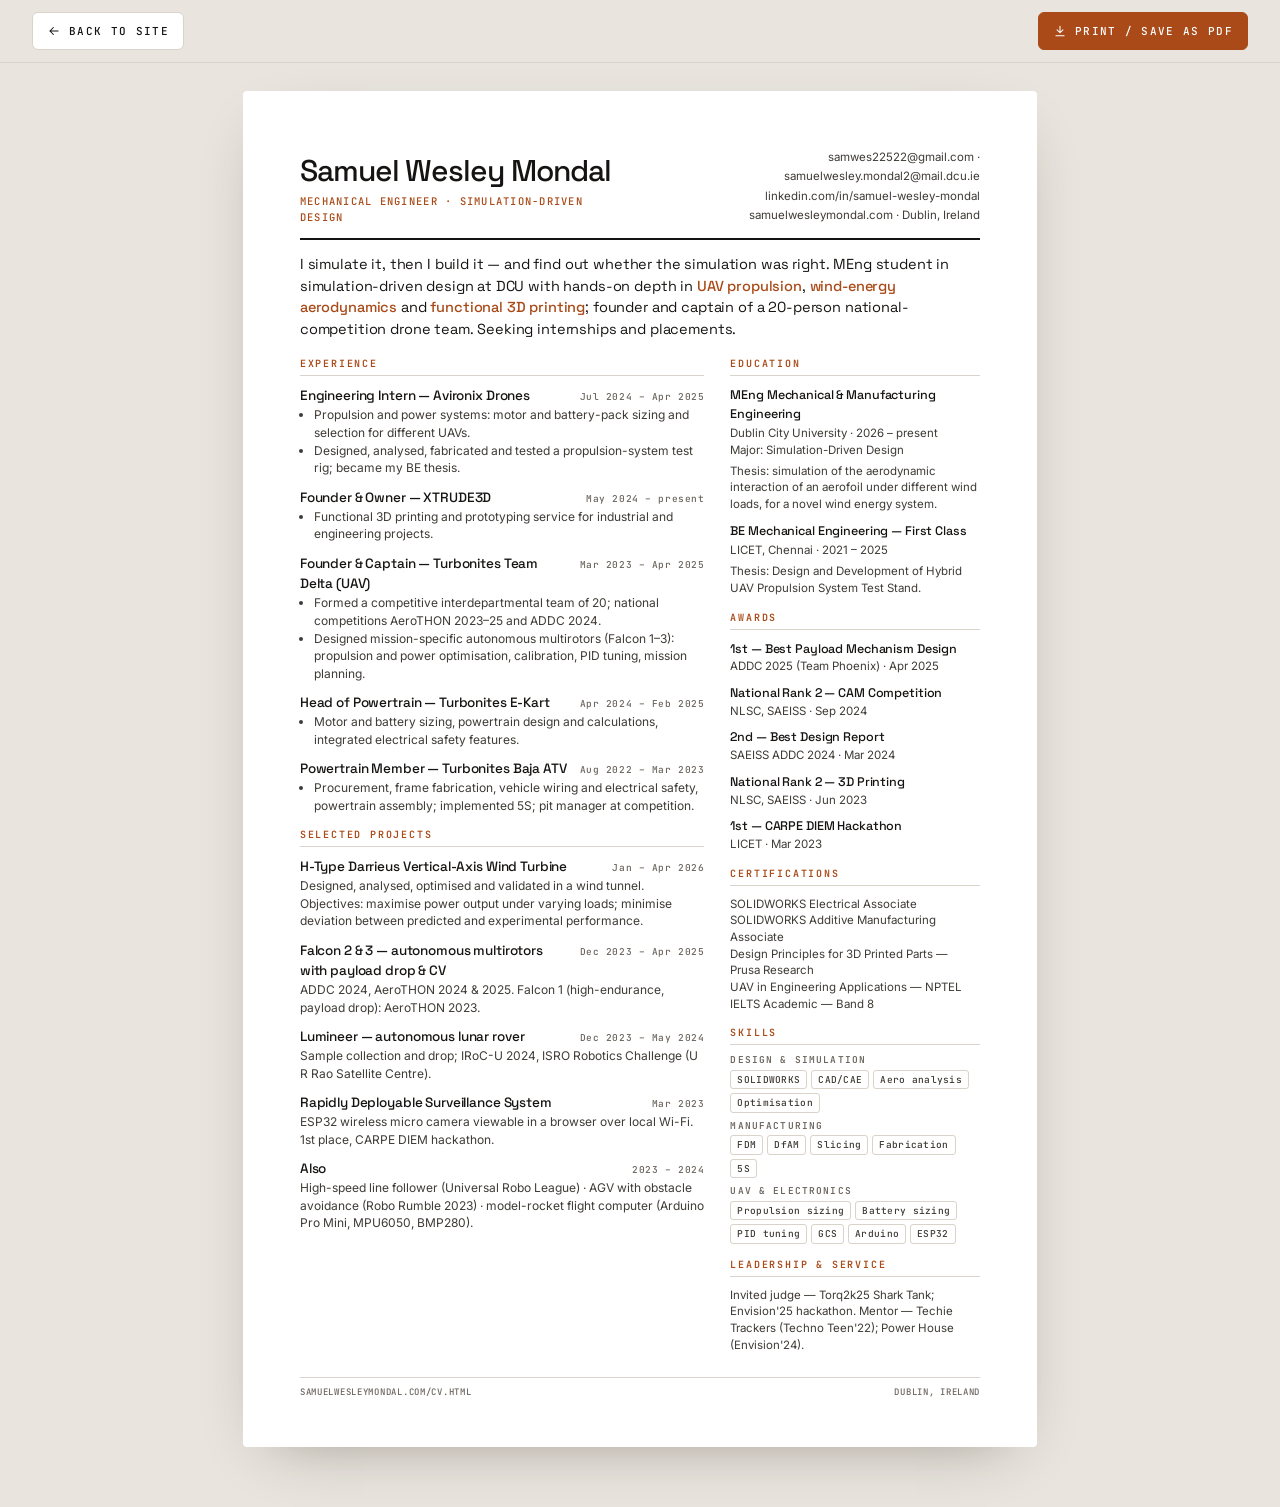
<file: cv.html>
<!DOCTYPE html>
<html lang="en-IE">
<head>
<meta charset="utf-8">
<meta name="viewport" content="width=device-width, initial-scale=1">
<title>CV — Samuel Wesley Mondal, Mechanical Engineer</title>
<meta name="description" content="Web CV of Samuel Wesley Mondal — mechanical engineer, MEng Simulation-Driven Design at DCU. Print-ready.">
<link rel="canonical" href="https://samuelwesleymondal.com/cv.html">
<meta property="og:title" content="CV — Samuel Wesley Mondal">
<meta property="og:image" content="https://samuelwesleymondal.com/og.jpg">
<meta name="theme-color" content="#e9e5de">
<link rel="icon" href="favicon.svg" type="image/svg+xml">
<link rel="apple-touch-icon" href="apple-touch-icon.png">
<style>
@font-face{font-family:"Space Grotesk";src:url(assets/fonts/space-grotesk-latin.woff2) format("woff2");font-weight:400 700;font-display:swap;}
@font-face{font-family:"Inter";src:url(assets/fonts/inter-latin.woff2) format("woff2");font-weight:400 700;font-display:swap;}
@font-face{font-family:"JetBrains Mono";src:url(assets/fonts/jetbrains-mono-latin.woff2) format("woff2");font-weight:400 600;font-display:swap;}
:root{--ink:#161412;--ink-2:#3f3b36;--muted:#6c665e;--line:#d9d3c9;--accent:#a94a18;--paper:#fff;--desk:#e9e5de;
  --display:"Space Grotesk",system-ui,sans-serif;--text:"Inter",system-ui,-apple-system,"Segoe UI",sans-serif;--mono:"JetBrains Mono",ui-monospace,Consolas,monospace;color-scheme:light;}
*{box-sizing:border-box;}
body{margin:0;background:var(--desk);color:var(--ink);font:400 14px/1.5 var(--text);-webkit-font-smoothing:antialiased;}
a{color:inherit;}
h1,h2,h3{font-family:var(--display);font-weight:500;margin:0;letter-spacing:-.02em;}
p,ul{margin:0;}
.bar{position:sticky;top:0;z-index:5;display:flex;justify-content:space-between;align-items:center;gap:12px;padding:12px clamp(16px,4vw,32px);background:rgba(233,229,222,.88);-webkit-backdrop-filter:blur(10px);backdrop-filter:blur(10px);border-bottom:1px solid var(--line);}
.bar a,.bar button{display:inline-flex;align-items:center;gap:8px;font:500 11px/1 var(--mono);letter-spacing:.12em;text-transform:uppercase;text-decoration:none;padding:11px 14px;border:1px solid var(--line);border-radius:6px;background:var(--paper);color:var(--ink);cursor:pointer;}
.bar button{background:var(--accent);border-color:var(--accent);color:#fff;}
.bar svg{width:14px;height:14px;}
.sheet{width:min(210mm,100% - 24px);margin:28px auto 60px;background:var(--paper);padding:15mm 15mm 13mm;box-shadow:0 20px 60px -30px rgba(40,30,20,.45);border-radius:4px;}
.head{display:flex;justify-content:space-between;align-items:flex-end;gap:20px;padding-bottom:12px;border-bottom:2px solid var(--ink);}
.head h1{font-size:30px;letter-spacing:-.035em;line-height:1;}
.head .role{font:500 10.5px/1.5 var(--mono);letter-spacing:.12em;text-transform:uppercase;color:var(--accent);margin-top:8px;}
.contact{text-align:right;font-size:11.5px;line-height:1.7;color:var(--ink-2);}
.contact a{text-decoration:none;}
.summary{font:400 14.5px/1.5 var(--display);margin:14px 0 4px;letter-spacing:-.01em;}
.summary b{color:var(--accent);font-weight:500;}
.cols{display:grid;grid-template-columns:minmax(0,1.62fr) minmax(0,1fr);gap:26px;margin-top:14px;}
h2{font:600 10px/1 var(--mono);letter-spacing:.18em;text-transform:uppercase;color:var(--accent);padding-bottom:6px;border-bottom:1px solid var(--line);margin:16px 0 10px;}
.cols > div > h2:first-child{margin-top:4px;}
.item{margin-bottom:11px;break-inside:avoid;}
.item-h{display:flex;justify-content:space-between;align-items:baseline;gap:10px;}
.item h3{font-size:13.5px;letter-spacing:-.01em;}
.when{font:500 9.5px/1 var(--mono);letter-spacing:.06em;color:var(--muted);white-space:nowrap;}
.org{font-size:11.5px;color:var(--ink-2);margin:2px 0 4px;}
.item ul{padding-left:14px;}
.item li{font-size:12px;line-height:1.45;color:var(--ink-2);margin-bottom:1px;}
.item p{font-size:12px;line-height:1.45;color:var(--ink-2);}
.side .item{margin-bottom:9px;}
.side h3{font-size:12.5px;}
.side p{font-size:11.5px;line-height:1.45;color:var(--ink-2);}
.tags{display:flex;flex-wrap:wrap;gap:4px;list-style:none;padding:0;}
.tags li{font:500 9.5px/1 var(--mono);letter-spacing:.03em;border:1px solid var(--line);border-radius:3px;padding:4px 6px;color:var(--ink-2);}
.sk h3{font:600 9.5px/1 var(--mono);letter-spacing:.12em;text-transform:uppercase;color:var(--muted);margin:8px 0 5px;}
.foot{margin-top:14px;padding-top:8px;border-top:1px solid var(--line);display:flex;justify-content:space-between;font:500 9px/1.4 var(--mono);letter-spacing:.08em;text-transform:uppercase;color:var(--muted);}
@media (max-width:720px){.sheet{padding:22px 18px;}.cols{grid-template-columns:1fr;}.head{flex-direction:column;align-items:flex-start;}.contact{text-align:left;}}
@page{size:A4;margin:11mm 12mm;}
@media print{
  body{background:#fff;font-size:12px;}
  .bar{display:none;}
  .sheet{width:auto;margin:0;padding:0;box-shadow:none;border-radius:0;}
  a{text-decoration:none;}
  h2{break-after:avoid;}
}
</style>
</head>
<body>
<div class="bar">
  <a href="./"><svg viewBox="0 0 24 24" fill="none" stroke="currentColor" stroke-width="1.8" stroke-linecap="round" stroke-linejoin="round" aria-hidden="true"><path d="M19 12H5M11 6l-6 6 6 6"/></svg>Back to site</a>
  <button type="button" onclick="window.print()"><svg viewBox="0 0 24 24" fill="none" stroke="currentColor" stroke-width="1.8" stroke-linecap="round" stroke-linejoin="round" aria-hidden="true"><path d="M12 4v11M7 10l5 5 5-5M5 20h14"/></svg>Print / save as PDF</button>
</div>

<main class="sheet">
  <header class="head">
    <div>
      <h1>Samuel Wesley Mondal</h1>
      <p class="role">Mechanical Engineer · Simulation-Driven Design</p>
    </div>
    <p class="contact">
      <a href="mailto:samwes22522@gmail.com">samwes22522@gmail.com</a> · <a href="mailto:samuelwesley.mondal2@mail.dcu.ie">samuelwesley.mondal2@mail.dcu.ie</a><br>
      <a href="https://www.linkedin.com/in/samuel-wesley-mondal/">linkedin.com/in/samuel-wesley-mondal</a><br>
      <a href="https://samuelwesleymondal.com">samuelwesleymondal.com</a> · Dublin, Ireland
    </p>
  </header>

  <p class="summary">I simulate it, then I build it — and find out whether the simulation was right. MEng student in simulation-driven design at DCU with hands-on depth in <b>UAV propulsion</b>, <b>wind-energy aerodynamics</b> and <b>functional 3D printing</b>; founder and captain of a 20-person national-competition drone team. Seeking internships and placements.</p>

  <div class="cols">
    <div>
      <h2>Experience</h2>
      <div class="item">
        <div class="item-h"><h3>Engineering Intern — Avironix Drones</h3><span class="when">Jul 2024 – Apr 2025</span></div>
        <ul>
          <li>Propulsion and power systems: motor and battery-pack sizing and selection for different UAVs.</li>
          <li>Designed, analysed, fabricated and tested a propulsion-system test rig; became my BE thesis.</li>
        </ul>
      </div>
      <div class="item">
        <div class="item-h"><h3>Founder &amp; Owner — XTRUDE3D</h3><span class="when">May 2024 – present</span></div>
        <ul><li>Functional 3D printing and prototyping service for industrial and engineering projects.</li></ul>
      </div>
      <div class="item">
        <div class="item-h"><h3>Founder &amp; Captain — Turbonites Team Delta (UAV)</h3><span class="when">Mar 2023 – Apr 2025</span></div>
        <ul>
          <li>Formed a competitive interdepartmental team of 20; national competitions AeroTHON 2023–25 and ADDC 2024.</li>
          <li>Designed mission-specific autonomous multirotors (Falcon 1–3): propulsion and power optimisation, calibration, PID tuning, mission planning.</li>
        </ul>
      </div>
      <div class="item">
        <div class="item-h"><h3>Head of Powertrain — Turbonites E-Kart</h3><span class="when">Apr 2024 – Feb 2025</span></div>
        <ul><li>Motor and battery sizing, powertrain design and calculations, integrated electrical safety features.</li></ul>
      </div>
      <div class="item">
        <div class="item-h"><h3>Powertrain Member — Turbonites Baja ATV</h3><span class="when">Aug 2022 – Mar 2023</span></div>
        <ul><li>Procurement, frame fabrication, vehicle wiring and electrical safety, powertrain assembly; implemented 5S; pit manager at competition.</li></ul>
      </div>

      <h2>Selected projects</h2>
      <div class="item">
        <div class="item-h"><h3>H-Type Darrieus Vertical-Axis Wind Turbine</h3><span class="when">Jan – Apr 2026</span></div>
        <p>Designed, analysed, optimised and validated in a wind tunnel. Objectives: maximise power output under varying loads; minimise deviation between predicted and experimental performance.</p>
      </div>
      <div class="item">
        <div class="item-h"><h3>Falcon 2 &amp; 3 — autonomous multirotors with payload drop &amp; CV</h3><span class="when">Dec 2023 – Apr 2025</span></div>
        <p>ADDC 2024, AeroTHON 2024 &amp; 2025. Falcon 1 (high-endurance, payload drop): AeroTHON 2023.</p>
      </div>
      <div class="item">
        <div class="item-h"><h3>Lumineer — autonomous lunar rover</h3><span class="when">Dec 2023 – May 2024</span></div>
        <p>Sample collection and drop; IRoC-U 2024, ISRO Robotics Challenge (U R Rao Satellite Centre).</p>
      </div>
      <div class="item">
        <div class="item-h"><h3>Rapidly Deployable Surveillance System</h3><span class="when">Mar 2023</span></div>
        <p>ESP32 wireless micro camera viewable in a browser over local Wi-Fi. 1st place, CARPE DIEM hackathon.</p>
      </div>
      <div class="item">
        <div class="item-h"><h3>Also</h3><span class="when">2023 – 2024</span></div>
        <p>High-speed line follower (Universal Robo League) · AGV with obstacle avoidance (Robo Rumble 2023) · model-rocket flight computer (Arduino Pro Mini, MPU6050, BMP280).</p>
      </div>
    </div>

    <div class="side">
      <h2>Education</h2>
      <div class="item">
        <h3>MEng Mechanical &amp; Manufacturing Engineering</h3>
        <p class="org">Dublin City University · 2026 – present<br>Major: Simulation-Driven Design</p>
        <p>Thesis: simulation of the aerodynamic interaction of an aerofoil under different wind loads, for a novel wind energy system.</p>
      </div>
      <div class="item">
        <h3>BE Mechanical Engineering — First Class</h3>
        <p class="org">LICET, Chennai · 2021 – 2025</p>
        <p>Thesis: Design and Development of Hybrid UAV Propulsion System Test Stand.</p>
      </div>

      <h2>Awards</h2>
      <div class="item"><h3>1st — Best Payload Mechanism Design</h3><p>ADDC 2025 (Team Phoenix) · Apr 2025</p></div>
      <div class="item"><h3>National Rank 2 — CAM Competition</h3><p>NLSC, SAEISS · Sep 2024</p></div>
      <div class="item"><h3>2nd — Best Design Report</h3><p>SAEISS ADDC 2024 · Mar 2024</p></div>
      <div class="item"><h3>National Rank 2 — 3D Printing</h3><p>NLSC, SAEISS · Jun 2023</p></div>
      <div class="item"><h3>1st — CARPE DIEM Hackathon</h3><p>LICET · Mar 2023</p></div>

      <h2>Certifications</h2>
      <div class="item"><p>SOLIDWORKS Electrical Associate<br>SOLIDWORKS Additive Manufacturing Associate<br>Design Principles for 3D Printed Parts — Prusa Research<br>UAV in Engineering Applications — NPTEL<br>IELTS Academic — Band 8</p></div>

      <h2>Skills</h2>
      <div class="sk">
        <h3>Design &amp; simulation</h3><ul class="tags"><li>SOLIDWORKS</li><li>CAD/CAE</li><li>Aero analysis</li><li>Optimisation</li></ul>
        <h3>Manufacturing</h3><ul class="tags"><li>FDM</li><li>DfAM</li><li>Slicing</li><li>Fabrication</li><li>5S</li></ul>
        <h3>UAV &amp; electronics</h3><ul class="tags"><li>Propulsion sizing</li><li>Battery sizing</li><li>PID tuning</li><li>GCS</li><li>Arduino</li><li>ESP32</li></ul>
      </div>

      <h2>Leadership &amp; service</h2>
      <div class="item"><p>Invited judge — Torq2k25 Shark Tank; Envision'25 hackathon. Mentor — Techie Trackers (Techno Teen'22); Power House (Envision'24).</p></div>
    </div>
  </div>

  <div class="foot"><span>samuelwesleymondal.com/cv.html</span><span>Dublin, Ireland</span></div>
</main>
</body>
</html>
</file>
<file: assets/css/site.css>
/* ==========================================================================
   samuelwesleymondal.com — site.css
   Plain CSS, no build step. Order: fonts → tokens → base → components in
   page order → dialogs → utilities → motion → print.
   ========================================================================== */

/* ---------- Fonts (self-hosted, latin subset, variable weight) ---------- */
@font-face{font-family:"Space Grotesk";src:url(../fonts/space-grotesk-latin.woff2) format("woff2");font-weight:400 700;font-display:swap;}
@font-face{font-family:"Inter";src:url(../fonts/inter-latin.woff2) format("woff2");font-weight:400 700;font-display:swap;}
@font-face{font-family:"JetBrains Mono";src:url(../fonts/jetbrains-mono-latin.woff2) format("woff2");font-weight:400 600;font-display:swap;}

/* ---------- Tokens ---------- */
:root{
  --bg:#0a0a0b;
  --bg-2:#101012;
  --surface:#151518;
  --surface-2:#1b1b1f;
  --line:#26262b;
  --line-soft:#1c1c20;
  --fg:#f4f2ef;
  --fg-2:#b5b2ad;
  --muted:#8a857f;
  --accent:#e2703a;
  --accent-2:#f0874f;
  --accent-dim:#a8522a;
  --accent-ink:#130d09;
  --accent-soft:rgba(226,112,58,.12);
  --glass:rgba(16,16,18,.72);
  --scrim:rgba(5,5,6,.74);
  --shadow:0 30px 80px -24px rgba(0,0,0,.7);

  /* flow-visualisation ramp (speed relative to freestream) */
  --flow-slow:#5f86a8;
  --flow-mid:#6e6a64;
  --flow-fast:#e2703a;
  --flow-hot:#ffc08f;

  --display:"Space Grotesk",ui-sans-serif,system-ui,sans-serif;
  --text:"Inter",ui-sans-serif,system-ui,-apple-system,"Segoe UI",sans-serif;
  --mono:"JetBrains Mono",ui-monospace,SFMono-Regular,Menlo,Consolas,monospace;

  --gutter:clamp(20px,5vw,72px);
  --maxw:1320px;
  --r:6px;
  --r-lg:12px;
  --ease:cubic-bezier(.2,.7,.3,1);
  --nav-h:68px;
  color-scheme:dark;
}
:root[data-theme="light"]{
  --bg:#f4f1ec;
  --bg-2:#ece8e1;
  --surface:#fbfaf8;
  --surface-2:#f1ede7;
  --line:#d9d3c9;
  --line-soft:#e4dfd7;
  --fg:#161412;
  --fg-2:#46423c;
  --muted:#6c665e;
  --accent:#a94a18;
  --accent-2:#8f3d12;
  --accent-dim:#d98a5f;
  --accent-ink:#ffffff;
  --accent-soft:rgba(169,74,24,.09);
  --glass:rgba(251,250,248,.78);
  --scrim:rgba(40,36,32,.45);
  --shadow:0 30px 80px -30px rgba(40,30,20,.35);
  --flow-slow:#3f6d96;
  --flow-mid:#a8a298;
  --flow-fast:#c4561e;
  --flow-hot:#7a2c0b;
  color-scheme:light;
}

/* ---------- Base ---------- */
*,*::before,*::after{box-sizing:border-box;}
html{-webkit-text-size-adjust:100%;scroll-behavior:smooth;scroll-padding-top:calc(var(--nav-h) + 16px);scrollbar-gutter:stable;}
html:has(dialog[open]:modal){overflow:hidden;}
body{
  margin:0;background:var(--bg);color:var(--fg);
  font:400 16px/1.65 var(--text);
  -webkit-font-smoothing:antialiased;-moz-osx-font-smoothing:grayscale;
  overflow-x:clip;
  transition:background-color .35s ease,color .35s ease;
}
img,svg,canvas{display:block;max-width:100%;}
img{height:auto;}
a{color:inherit;}
button,input,select,textarea{font:inherit;color:inherit;}
button{cursor:pointer;}
h1,h2,h3,h4{font-family:var(--display);font-weight:500;margin:0;letter-spacing:-.025em;line-height:1.08;text-wrap:balance;}
p{margin:0 0 1em;text-wrap:pretty;}
p:last-child{margin-bottom:0;}
ul,ol{margin:0;padding:0;}
dl,dd{margin:0;}
::selection{background:var(--accent);color:var(--accent-ink);}
:focus-visible{outline:2px solid var(--accent);outline-offset:3px;border-radius:2px;}
sub,sup{font-size:.68em;line-height:0;}

/* film grain — stops large dark fields banding */
body::after{
  content:"";position:fixed;inset:0;pointer-events:none;z-index:9999;opacity:.022;
  background-image:url("data:image/svg+xml,%3Csvg xmlns='http://www.w3.org/2000/svg' width='140' height='140'%3E%3Cfilter id='n'%3E%3CfeTurbulence type='fractalNoise' baseFrequency='.85' numOctaves='3'/%3E%3C/filter%3E%3Crect width='140' height='140' filter='url(%23n)'/%3E%3C/svg%3E");
}
:root[data-theme="light"] body::after{opacity:.035;}

.wrap{max-width:var(--maxw);margin-inline:auto;padding-inline:var(--gutter);}
.mono,.label{font-family:var(--mono);font-size:11px;font-weight:500;letter-spacing:.15em;text-transform:uppercase;color:var(--muted);}
.accent{color:var(--accent);}
.sr-only{position:absolute !important;width:1px;height:1px;padding:0;margin:-1px;overflow:hidden;clip:rect(0 0 0 0);white-space:nowrap;border:0;}

.skip{position:fixed;left:16px;top:-60px;z-index:200;background:var(--accent);color:var(--accent-ink);padding:10px 16px;border-radius:var(--r);font:600 13px var(--text);text-decoration:none;transition:top .2s;}
.skip:focus{top:12px;}

/* ---------- Buttons, chips, kbd ---------- */
.btn{
  display:inline-flex;align-items:center;justify-content:center;gap:10px;
  font:500 11px/1 var(--mono);letter-spacing:.13em;text-transform:uppercase;text-decoration:none;white-space:nowrap;
  padding:15px 20px;border:1px solid var(--line);border-radius:var(--r);
  color:var(--fg);background:transparent;
  transition:background-color .25s,border-color .25s,color .25s,transform .25s var(--ease);
}
.btn:hover{border-color:var(--fg-2);background:var(--surface);transform:translateY(-1px);}
.btn:active{transform:translateY(0);}
.btn.primary{background:var(--accent);border-color:var(--accent);color:var(--accent-ink);}
.btn.primary:hover{background:var(--accent-2);border-color:var(--accent-2);}
.btn.ghost{border-color:transparent;}
.btn.ghost:hover{border-color:var(--line);}
.btn-sm{padding:11px 14px;}
.btn svg{width:14px;height:14px;flex:none;}

.icon-btn{
  display:inline-grid;place-items:center;width:38px;height:38px;flex:none;
  border:1px solid var(--line);border-radius:9px;background:transparent;color:var(--fg-2);
  transition:color .2s,border-color .2s,background-color .2s;
}
.icon-btn:hover{color:var(--fg);border-color:var(--fg-2);background:var(--surface);}
.icon-btn svg{width:16px;height:16px;}
.icon-btn.sm{width:30px;height:30px;border-radius:7px;}
.icon-btn.sm svg{width:13px;height:13px;}

.kbd{display:inline-block;font:500 10px/1 var(--mono);letter-spacing:.04em;color:var(--muted);border:1px solid var(--line);border-bottom-width:2px;border-radius:4px;padding:3px 6px;background:var(--bg-2);}

.chip{
  display:inline-flex;align-items:center;gap:8px;
  font:500 11px/1 var(--mono);letter-spacing:.1em;text-transform:uppercase;
  padding:10px 14px;border:1px solid var(--line);border-radius:100px;background:transparent;color:var(--fg-2);
  transition:background-color .2s,color .2s,border-color .2s;
}
.chip:hover{border-color:var(--fg-2);color:var(--fg);}
.chip[aria-pressed="true"]{background:var(--fg);border-color:var(--fg);color:var(--bg);}
.chip .n{opacity:.55;}

.tags{list-style:none;display:flex;flex-wrap:wrap;gap:6px;}
.tags li{font:500 10px/1.25 var(--mono);letter-spacing:.07em;color:var(--muted);border:1px solid var(--line);border-radius:3px;padding:4px 8px;}
.sym{text-transform:none;letter-spacing:0;font-family:var(--text);}

.kind{
  display:inline-block;font:500 10px/1 var(--mono);letter-spacing:.15em;text-transform:uppercase;
  color:var(--accent);border:1px solid color-mix(in srgb,var(--accent) 38%,transparent);border-radius:100px;padding:5px 10px;
}
.period{font:500 10.5px/1 var(--mono);letter-spacing:.12em;text-transform:uppercase;color:var(--muted);}
.meta-row{display:flex;flex-wrap:wrap;align-items:center;gap:12px;}

/* ---------- Scroll progress + nav ---------- */
.progress{position:fixed;inset:0 0 auto;height:2px;z-index:60;pointer-events:none;}
.progress span{display:block;height:100%;background:var(--accent);transform-origin:0 50%;transform:scaleX(0);}

.nav{position:fixed;inset:0 0 auto;z-index:50;border-bottom:1px solid transparent;transition:background-color .3s,border-color .3s;}
.nav.stuck{
  background:var(--glass);
  -webkit-backdrop-filter:blur(14px) saturate(140%);backdrop-filter:blur(14px) saturate(140%);
  border-bottom-color:var(--line-soft);
}
.nav-in{max-width:var(--maxw);margin-inline:auto;padding:14px var(--gutter);display:flex;align-items:center;gap:28px;height:var(--nav-h);}
.brand{display:inline-flex;align-items:center;gap:10px;text-decoration:none;font:600 14px/1 var(--display);letter-spacing:.02em;white-space:nowrap;}
.brand-mark{width:30px;height:30px;border:1px solid var(--line);border-radius:8px;background:var(--bg-2);padding:3px;}
.brand b{color:var(--accent);font-weight:600;}
.nav-links{display:flex;align-items:center;gap:26px;margin-inline:auto;}
.nav-links a{
  position:relative;padding:8px 0;
  font:500 11px/1 var(--mono);letter-spacing:.14em;text-transform:uppercase;color:var(--fg-2);text-decoration:none;
  transition:color .2s;
}
.nav-links a::after{content:"";position:absolute;left:0;right:0;bottom:0;height:1px;background:var(--accent);transform:scaleX(0);transform-origin:left;transition:transform .3s var(--ease);}
.nav-links a:hover,.nav-links a[aria-current="true"]{color:var(--fg);}
.nav-links a:hover::after,.nav-links a[aria-current="true"]::after{transform:scaleX(1);}
.nav-actions{display:flex;align-items:center;gap:8px;margin-left:auto;}
.nav-links + .nav-actions{margin-left:0;}
.search-btn{
  display:inline-flex;align-items:center;gap:10px;height:38px;padding:0 8px 0 12px;
  border:1px solid var(--line);border-radius:9px;background:transparent;color:var(--muted);
  font:500 12px/1 var(--text);transition:border-color .2s,color .2s,background-color .2s;
}
.search-btn:hover{border-color:var(--fg-2);color:var(--fg);background:var(--surface);}
.search-btn svg{width:15px;height:15px;}
.menu-btn{display:none;}
.theme-ico-sun{display:none;}
:root[data-theme="light"] .theme-ico-sun{display:block;}
:root[data-theme="light"] .theme-ico-moon{display:none;}

@media (max-width:1120px){
  .nav-links{display:none;}
  .menu-btn{display:inline-grid;}
  .nav-actions{margin-left:auto;}
}
@media (max-width:640px){
  .search-btn span,.search-btn .kbd{display:none;}
  .search-btn{width:38px;padding:0;justify-content:center;}
  .nav-cta{display:none;}
}

/* ---------- Mobile menu (dialog) ---------- */
.menu{
  width:100%;height:100%;max-width:100%;max-height:100%;margin:0;padding:0;border:0;
  background:var(--bg);color:var(--fg);
}
.menu[open]{display:flex;flex-direction:column;animation:fade-in .25s ease;}
.menu::backdrop{background:var(--bg);}
.menu-head{display:flex;align-items:center;justify-content:space-between;padding:14px var(--gutter);height:var(--nav-h);border-bottom:1px solid var(--line-soft);}
.menu-links{display:flex;flex-direction:column;padding:12px var(--gutter);flex:1;overflow:auto;}
.menu-links a{
  display:flex;align-items:baseline;gap:18px;padding:16px 0;border-bottom:1px solid var(--line-soft);
  font:500 clamp(1.6rem,7vw,2.4rem)/1.1 var(--display);letter-spacing:-.03em;text-decoration:none;
}
.menu-links a span{font:500 11px/1 var(--mono);letter-spacing:.1em;color:var(--accent);}
.menu-foot{display:flex;flex-wrap:wrap;gap:10px;padding:20px var(--gutter) max(24px,env(safe-area-inset-bottom));border-top:1px solid var(--line-soft);}

/* ---------- Hero ---------- */
.hero{
  position:relative;isolation:isolate;overflow:hidden;
  min-height:max(760px,100svh);display:flex;align-items:center;
  padding:calc(var(--nav-h) + 48px) 0 56px;
}
.hero::before{
  content:"";position:absolute;z-index:-2;top:-20%;right:-12%;width:75vw;height:75vw;max-width:1000px;max-height:1000px;
  background:radial-gradient(circle,color-mix(in srgb,var(--accent) 11%,transparent) 0%,transparent 62%);
  pointer-events:none;
}
.hero::after{
  content:"";position:absolute;z-index:-3;inset:0;pointer-events:none;
  background:
    linear-gradient(var(--line-soft) 1px,transparent 1px) 0 0/100% 56px,
    linear-gradient(90deg,var(--line-soft) 1px,transparent 1px) 0 0/56px 100%;
  opacity:.45;
  -webkit-mask-image:radial-gradient(ellipse 70% 60% at 70% 45%,#000 20%,transparent 75%);
  mask-image:radial-gradient(ellipse 70% 60% at 70% 45%,#000 20%,transparent 75%);
}
.hero-field{
  position:absolute;inset:0;z-index:-1;
  -webkit-mask-image:linear-gradient(90deg,transparent 18%,rgba(0,0,0,.35) 38%,#000 58%);
  mask-image:linear-gradient(90deg,transparent 18%,rgba(0,0,0,.35) 38%,#000 58%);
  opacity:0;transition:opacity 1.2s ease .2s;
}
.hero-field.ready{opacity:1;}
.hero-field canvas{width:100%;height:100%;}
.hero-grid{display:grid;grid-template-columns:minmax(0,1.15fr) minmax(0,.85fr);gap:40px;align-items:center;width:100%;}
.hero-copy{max-width:680px;}

.idcard{display:flex;align-items:center;gap:clamp(16px,2vw,24px);margin-bottom:30px;}
.idcard img{width:clamp(104px,10vw,136px);height:clamp(104px,10vw,136px);border-radius:50%;object-fit:cover;object-position:50% 18%;border:2px solid var(--line);box-shadow:0 0 0 5px color-mix(in srgb,var(--accent) 14%,transparent);}
.idcard-role{font:500 clamp(20px,2vw,26px)/1.15 var(--display);letter-spacing:-.02em;margin:0 0 8px;}
.idcard .mono{font-size:clamp(11px,1vw,13px);margin:0;}

.status{
  display:inline-flex;align-items:center;gap:12px;margin:0 0 30px;padding:11px 20px 11px 15px;
  border:1px solid var(--line);border-radius:100px;background:color-mix(in srgb,var(--bg-2) 70%,transparent);
  font:500 clamp(11.5px,1vw,13px)/1 var(--mono);letter-spacing:.14em;text-transform:uppercase;color:var(--fg-2);
}
.dot{width:9px;height:9px;border-radius:50%;background:#3ecf8e;flex:none;box-shadow:0 0 0 0 rgba(62,207,142,.5);animation:pulse 2.6s infinite;}
@keyframes pulse{70%{box-shadow:0 0 0 8px rgba(62,207,142,0);}100%{box-shadow:0 0 0 0 rgba(62,207,142,0);}}

h1.name{font-size:clamp(3rem,7.4vw,6.9rem);font-weight:500;letter-spacing:-.045em;line-height:.93;margin-bottom:28px;}
h1.name span{display:block;color:var(--fg-2);}
.hero-lede{font:400 clamp(1.2rem,1.9vw,1.55rem)/1.45 var(--display);letter-spacing:-.01em;max-width:30ch;margin-bottom:18px;}
.hero-lede em{font-style:normal;color:var(--accent);}
.hero-sub{color:var(--fg-2);max-width:54ch;font-size:1rem;margin-bottom:34px;}
.hero-cta{display:flex;flex-wrap:wrap;gap:10px;}

/* instrument panel */
.hud{
  justify-self:end;align-self:end;width:min(100%,370px);position:relative;z-index:1;
  background:var(--glass);border:1px solid var(--line);border-radius:var(--r-lg);padding:16px 18px 14px;
  -webkit-backdrop-filter:blur(12px);backdrop-filter:blur(12px);box-shadow:var(--shadow);
}
.hud-head{display:flex;align-items:center;justify-content:space-between;gap:10px;margin-bottom:14px;}
.hud-head .mono{font-size:10px;margin:0;display:flex;align-items:center;gap:8px;color:var(--fg-2);}
.live{width:6px;height:6px;border-radius:50%;background:var(--accent);animation:blink 1.6s infinite;}
.hud.paused .live{animation:none;opacity:.35;}
@keyframes blink{50%{opacity:.25;}}
.hud-tools{display:flex;gap:6px;}
.seg{display:inline-flex;border:1px solid var(--line);border-radius:7px;overflow:hidden;}
.seg button{border:0;background:transparent;color:var(--muted);font:500 9.5px/1 var(--mono);letter-spacing:.1em;text-transform:uppercase;padding:0 9px;height:28px;}
.seg button[aria-pressed="true"]{background:var(--surface-2);color:var(--fg);}
.hud-row{display:flex;justify-content:space-between;align-items:baseline;margin-bottom:6px;}
.hud-row .mono{font-size:10px;}
.hud-row output{font:500 15px/1 var(--mono);color:var(--accent);}
.hud-read{display:grid;grid-template-columns:repeat(3,1fr);gap:1px;background:var(--line-soft);border:1px solid var(--line-soft);border-radius:8px;overflow:hidden;margin:14px 0 12px;}
.hud-read div{background:var(--bg-2);padding:9px 10px;}
.hud-read dt{font:500 10px/1 var(--mono);letter-spacing:.08em;color:var(--muted);margin-bottom:6px;}
.hud-read dd{font:500 17px/1 var(--mono);color:var(--fg);font-variant-numeric:tabular-nums;}
.cp-plot{width:100%;height:auto;margin-bottom:10px;}
.cp-plot .ax{stroke:var(--line);stroke-width:1;fill:none;}
.cp-plot .zero{stroke:var(--line);stroke-dasharray:3 4;}
.cp-plot .up{stroke:var(--accent);stroke-width:1.6;fill:none;stroke-linejoin:round;}
.cp-plot .lo{stroke:var(--flow-slow);stroke-width:1.4;fill:none;stroke-linejoin:round;}
.cp-plot text{font:500 9px var(--mono);fill:var(--muted);letter-spacing:.04em;}
.cp-legend{display:flex;gap:14px;margin:-2px 0 10px;font:500 9.5px/1 var(--mono);letter-spacing:.08em;text-transform:uppercase;color:var(--muted);}
.cp-legend i{display:inline-block;width:12px;height:2px;vertical-align:middle;margin-right:6px;background:var(--accent);}
.cp-legend i.lo{background:var(--flow-slow);}
.hud-note{font-size:12px;line-height:1.5;color:var(--muted);margin:0;min-height:4.5em;}
.hud-note.warn{color:var(--accent);}

/* range input */
input[type="range"]{-webkit-appearance:none;appearance:none;width:100%;height:22px;background:transparent;margin:0;}
input[type="range"]::-webkit-slider-runnable-track{height:3px;border-radius:3px;background:linear-gradient(90deg,var(--accent) var(--fill,50%),var(--line) var(--fill,50%));}
input[type="range"]::-moz-range-track{height:3px;border-radius:3px;background:var(--line);}
input[type="range"]::-moz-range-progress{height:3px;border-radius:3px;background:var(--accent);}
input[type="range"]::-webkit-slider-thumb{-webkit-appearance:none;width:16px;height:16px;margin-top:-6.5px;border-radius:50%;background:var(--fg);border:3px solid var(--accent);box-shadow:0 0 0 4px var(--accent-soft);}
input[type="range"]::-moz-range-thumb{width:12px;height:12px;border-radius:50%;background:var(--fg);border:3px solid var(--accent);}

.scroll-cue{position:absolute;left:50%;bottom:22px;transform:translateX(-50%);display:flex;flex-direction:column;align-items:center;gap:8px;font:500 9.5px/1 var(--mono);letter-spacing:.2em;text-transform:uppercase;color:var(--muted);text-decoration:none;}
.scroll-cue i{width:1px;height:34px;background:linear-gradient(var(--muted),transparent);animation:cue 2.2s var(--ease) infinite;transform-origin:top;}
@keyframes cue{0%{transform:scaleY(0);}50%{transform:scaleY(1);}100%{transform:scaleY(1);opacity:0;}}

@media (max-width:980px){
  .hero{display:block;min-height:0;padding-top:calc(var(--nav-h) + 36px);padding-bottom:40px;}
  .hero-grid{grid-template-columns:1fr;gap:0;}
  .hero-field{position:relative;inset:auto;height:clamp(260px,62vw,420px);margin:36px calc(var(--gutter) * -1) 0;-webkit-mask-image:none;mask-image:none;z-index:0;}
  .hud{justify-self:stretch;width:100%;margin-top:-8px;}
  .scroll-cue{display:none;}
  .hero::after{-webkit-mask-image:radial-gradient(ellipse 90% 40% at 50% 62%,#000 20%,transparent 75%);mask-image:radial-gradient(ellipse 90% 40% at 50% 62%,#000 20%,transparent 75%);}
}

/* ---------- Proof strip ---------- */
.proof{border-block:1px solid var(--line);background:var(--bg-2);}
.proof-list{list-style:none;display:grid;grid-template-columns:repeat(4,minmax(0,1fr));}
.proof-list li{padding:30px 28px;border-left:1px solid var(--line-soft);}
.proof-list li:first-child{border-left:0;padding-left:0;}
.proof-list strong{display:block;font:500 clamp(1.9rem,3.3vw,2.7rem)/1 var(--display);letter-spacing:-.035em;margin-bottom:12px;}
.proof-list strong em{font-style:normal;color:var(--accent);}
.proof-list span{display:block;font-size:.88rem;line-height:1.5;color:var(--fg-2);max-width:30ch;}
@media (max-width:900px){
  .proof-list{grid-template-columns:repeat(2,minmax(0,1fr));}
  .proof-list li{padding:24px 18px;border-left:0;border-top:1px solid var(--line-soft);}
  .proof-list li:nth-child(-n+2){border-top:0;}
  .proof-list li:nth-child(odd){padding-left:0;border-right:1px solid var(--line-soft);}
}

/* ---------- Section shell ---------- */
.sec{padding-block:clamp(72px,9vw,128px);}
.sec + .sec{padding-top:clamp(24px,3vw,40px);}
.sec-head{display:flex;align-items:baseline;gap:20px;border-top:1px solid var(--line);padding-top:20px;margin-bottom:clamp(28px,4vw,48px);}
.sec-head .num{font:500 11px/1 var(--mono);letter-spacing:.1em;color:var(--accent);flex:none;}
.sec-head h2{font-size:clamp(1.9rem,4.2vw,3.1rem);letter-spacing:-.035em;}
.sec-head .tail{margin-left:auto;font:500 10px/1 var(--mono);letter-spacing:.15em;text-transform:uppercase;color:var(--muted);white-space:nowrap;}
.sec-intro{font-size:clamp(1.05rem,1.5vw,1.2rem);color:var(--fg-2);max-width:60ch;margin-bottom:clamp(32px,4vw,52px);}
@media (max-width:640px){.sec-head .tail{display:none;}}

/* ---------- 01 Approach loop ---------- */
.loop{list-style:none;display:grid;grid-template-columns:repeat(3,minmax(0,1fr));border:1px solid var(--line);border-radius:var(--r-lg);background:var(--bg);}
.loop-step{position:relative;padding:clamp(24px,3vw,38px);}
.loop-step + .loop-step{border-left:1px solid var(--line);}
.loop-step + .loop-step::before{
  content:"";position:absolute;left:-8px;top:46px;width:15px;height:15px;background:var(--bg);
  border-top:1px solid var(--line);border-right:1px solid var(--line);transform:rotate(45deg);
}
.step-k{font:500 10.5px/1 var(--mono);letter-spacing:.18em;text-transform:uppercase;color:var(--accent);margin-bottom:18px;}
.loop-step h3{font-size:1.45rem;margin-bottom:12px;}
.loop-step > p{color:var(--fg-2);font-size:.95rem;}
.evidence-k{margin:24px 0 10px;font-size:10px;}
.evidence{list-style:none;border-top:1px solid var(--line-soft);}
.evidence a{
  display:flex;align-items:center;justify-content:space-between;gap:12px;padding:11px 0;border-bottom:1px solid var(--line-soft);
  font-size:.9rem;color:var(--fg);text-decoration:none;transition:color .2s,padding .25s var(--ease);
}
.evidence a svg{width:13px;height:13px;flex:none;color:var(--muted);transition:transform .25s var(--ease),color .2s;}
.evidence a:hover{color:var(--accent);padding-left:4px;}
.evidence a:hover svg{color:var(--accent);transform:translateX(3px);}
.loop-return{position:relative;height:34px;margin:0 16.66% 0;border:1px dashed color-mix(in srgb,var(--accent) 55%,transparent);border-top:0;border-radius:0 0 14px 14px;}
.loop-return::before{content:"";position:absolute;left:-5px;top:-2px;border:5px solid transparent;border-bottom:7px solid var(--accent);border-top:0;}
.loop-return span{position:absolute;left:50%;bottom:-8px;transform:translateX(-50%);background:var(--bg);padding:0 14px;font:500 10px/1.4 var(--mono);letter-spacing:.14em;text-transform:uppercase;color:var(--accent);white-space:nowrap;}
@media (max-width:900px){
  .loop{grid-template-columns:1fr;}
  .loop-step + .loop-step{border-left:0;border-top:1px solid var(--line);}
  .loop-step + .loop-step::before{left:44px;top:-8px;transform:rotate(135deg);}
  .loop-return{display:none;}
}

/* ---------- 02 Selected work ---------- */
.work-list{display:grid;gap:clamp(18px,2.4vw,28px);}
.work-card{
  display:grid;grid-template-columns:minmax(0,1.05fr) minmax(0,1fr);
  border:1px solid var(--line);border-radius:var(--r-lg);overflow:hidden;background:var(--bg-2);
  transition:border-color .35s;
}
.work-card:hover{border-color:color-mix(in srgb,var(--accent) 40%,var(--line));}
.work-card:nth-child(even) .work-media{order:2;}
.work-media{position:relative;min-height:420px;background:var(--surface);overflow:hidden;}
.work-media > img{position:absolute;inset:0;width:100%;height:100%;object-fit:cover;transition:transform 1.1s var(--ease),filter .6s;filter:saturate(.9);}
.work-card:hover .work-media > img{transform:scale(1.04);filter:saturate(1);}
.work-media .caption{
  position:absolute;left:0;right:0;bottom:0;padding:40px 18px 14px;
  background:linear-gradient(180deg,transparent,rgba(8,8,9,.85));
  font:500 10px/1.4 var(--mono);letter-spacing:.1em;text-transform:uppercase;color:#e6e3df;
}
.work-media.visual{
  display:grid;place-items:center;
  background:
    linear-gradient(var(--line-soft) 1px,transparent 1px) 0 0/100% 28px,
    linear-gradient(90deg,var(--line-soft) 1px,transparent 1px) 0 0/28px 100%,
    var(--surface);
}
.work-media.visual svg{width:88%;max-width:520px;height:auto;}
.work-no{position:absolute;top:16px;left:18px;font:500 11px/1 var(--mono);letter-spacing:.14em;color:var(--muted);z-index:1;}
.work-media > img ~ .work-no,.work-media .work-no.on-img{color:#f4f2ef;background:rgba(8,8,9,.6);padding:6px 9px;border-radius:100px;-webkit-backdrop-filter:blur(6px);backdrop-filter:blur(6px);}
.work-body{padding:clamp(24px,3.6vw,48px);display:flex;flex-direction:column;gap:18px;}
.work-body h3{font-size:clamp(1.55rem,2.7vw,2.25rem);letter-spacing:-.03em;}
.work-body h3 a{text-decoration:none;background:linear-gradient(currentColor,currentColor) 0 100%/0 1px no-repeat;transition:background-size .35s var(--ease);}
.work-body h3 a:hover{background-size:100% 1px;}
.work-body > p{color:var(--fg-2);max-width:58ch;}
.mini-facts{display:grid;grid-template-columns:repeat(2,minmax(0,1fr));gap:1px;background:var(--line-soft);border:1px solid var(--line-soft);border-radius:8px;overflow:hidden;}
.mini-facts div{background:var(--bg-2);padding:12px 14px;}
.mini-facts dt{font:500 9.5px/1 var(--mono);letter-spacing:.14em;text-transform:uppercase;color:var(--muted);margin-bottom:7px;}
.mini-facts dd{font-size:.88rem;line-height:1.4;color:var(--fg);}
.stages{list-style:none;display:flex;flex-wrap:wrap;align-items:center;gap:6px;}
.stages li{display:inline-flex;align-items:center;gap:7px;font:500 10px/1 var(--mono);letter-spacing:.1em;text-transform:uppercase;padding:6px 10px;border:1px solid var(--line);border-radius:100px;color:var(--muted);}
.stages li::before{content:"";width:6px;height:6px;border-radius:50%;border:1px solid currentColor;}
.stages li.on{color:var(--accent);border-color:color-mix(in srgb,var(--accent) 40%,transparent);background:var(--accent-soft);}
.stages li.on::before{background:currentColor;}
.work-foot{display:flex;flex-wrap:wrap;align-items:center;justify-content:space-between;gap:14px;margin-top:auto;padding-top:6px;}
@media (max-width:900px){
  .work-card{grid-template-columns:1fr;}
  .work-card:nth-child(even) .work-media{order:0;}
  .work-media{min-height:0;aspect-ratio:4/3;}
}

/* rotor + method diagrams */
.dia text{font-family:var(--mono);font-size:11px;letter-spacing:.08em;fill:var(--muted);}
.dia .t-acc{fill:var(--accent);}
.dia .t-fg{fill:var(--fg);}
.dia .ln{stroke:var(--line);fill:none;}
.dia .ln-2{stroke:var(--fg-2);fill:none;}
.dia .acc{stroke:var(--accent);fill:none;}
.dia .blade{fill:var(--surface-2);stroke:var(--accent);stroke-width:1.6;}
.dia .box{fill:var(--bg-2);stroke:var(--line);}
.dia .box-acc{fill:var(--accent-soft);stroke:var(--accent);}
.spin{transform-box:fill-box;transform-origin:50% 50%;animation:spin 14s linear infinite;}
@keyframes spin{to{transform:rotate(-360deg);}}

/* ---------- 03 Project index ---------- */
.proj-bar{display:flex;flex-wrap:wrap;align-items:center;justify-content:space-between;gap:16px;margin-bottom:22px;}
.filters{display:flex;flex-wrap:wrap;gap:8px;}
.proj-tools{display:flex;align-items:center;gap:14px;}
.proj-tools .mono{font-size:10px;margin:0;}
.proj-grid{list-style:none;display:grid;grid-template-columns:repeat(auto-fill,minmax(min(100%,290px),1fr));gap:14px;}
.proj{
  position:relative;display:flex;flex-direction:column;gap:12px;padding:22px 22px 20px;
  border:1px solid var(--line);border-radius:var(--r-lg);background:var(--bg-2);
  transition:border-color .25s,transform .35s var(--ease),background-color .25s;
}
.proj:hover{border-color:color-mix(in srgb,var(--fg-2) 50%,var(--line));transform:translateY(-2px);}
.proj.pop{animation:pop .45s var(--ease);}
@keyframes pop{from{opacity:0;transform:translateY(10px) scale(.98);}}
.proj.flash{animation:flash 1.6s ease;}
@keyframes flash{0%,40%{border-color:var(--accent);box-shadow:0 0 0 4px var(--accent-soft);}}
.proj.featured{background:linear-gradient(180deg,var(--accent-soft),transparent 55%),var(--bg-2);}
.proj .proj-top{display:flex;justify-content:space-between;gap:10px;font:500 10px/1 var(--mono);letter-spacing:.12em;text-transform:uppercase;color:var(--muted);margin:0;}
.proj .proj-top .cat{color:var(--fg-2);}
.proj h3{font-size:1.18rem;letter-spacing:-.02em;}
.proj > p{color:var(--fg-2);font-size:.92rem;line-height:1.6;margin:0;}
.proj .ctx{display:flex;gap:8px;align-items:flex-start;font-size:.84rem;color:var(--muted);line-height:1.45;margin-top:auto;padding-top:12px;border-top:1px solid var(--line-soft);}
.proj .ctx svg{width:14px;height:14px;flex:none;margin-top:2px;}
.proj .ctx.won{color:var(--fg);}
.proj .ctx.won svg{color:var(--accent);}
.proj-open{
  display:inline-flex;align-items:center;gap:8px;align-self:flex-start;margin-top:2px;padding:0;border:0;background:none;
  font:500 10.5px/1 var(--mono);letter-spacing:.12em;text-transform:uppercase;color:var(--accent);text-decoration:none;
}
.proj-open svg{width:12px;height:12px;transition:transform .25s var(--ease);}
.proj-open:hover svg{transform:translateX(3px);}
.proj-open::after{content:"";position:absolute;inset:0;border-radius:inherit;}
.empty{grid-column:1/-1;padding:40px;text-align:center;color:var(--muted);border:1px dashed var(--line);border-radius:var(--r-lg);}

/* ---------- 04 Experience ---------- */
.gantt-wrap{--y0:2021;--span:6;--now:2026.7;margin:0;border:1px solid var(--line);border-radius:var(--r-lg);background:var(--bg-2);padding:22px clamp(16px,2.4vw,28px) 18px;overflow-x:auto;}
.gantt-in{min-width:680px;}
.g-axis,.g-row{display:grid;grid-template-columns:230px minmax(0,1fr) 112px;gap:18px;align-items:center;}
.g-axis{margin-bottom:10px;}
.g-years{display:grid;grid-template-columns:repeat(6,1fr);font:500 10px/1 var(--mono);letter-spacing:.1em;color:var(--muted);}
.g-years span{padding-left:6px;border-left:1px solid var(--line);}
.gantt{list-style:none;display:grid;gap:8px;}
.g-label{text-decoration:none;font-size:.9rem;line-height:1.25;color:var(--fg);}
.g-label small{display:block;font:500 9.5px/1.4 var(--mono);letter-spacing:.1em;text-transform:uppercase;color:var(--muted);}
.g-label:hover{color:var(--accent);}
.g-track{position:relative;height:26px;background:repeating-linear-gradient(90deg,var(--line-soft) 0 1px,transparent 1px calc(100% / 6));}
.g-track::after{content:"";position:absolute;top:-5px;bottom:-5px;left:calc((var(--now) - var(--y0)) / var(--span) * 100%);width:1px;background:var(--accent);opacity:.55;}
.g-bar{
  position:absolute;top:5px;bottom:5px;border-radius:4px;
  left:calc((var(--from) - var(--y0)) / var(--span) * 100%);
  width:calc((var(--to) - var(--from)) / var(--span) * 100%);
  background:var(--fg-2);opacity:.75;transition:opacity .2s,transform .3s var(--ease);transform-origin:left;
}
.g-row[data-kind="edu"] .g-bar{background:transparent;border:1px solid var(--fg-2);}
.g-row.ongoing .g-bar{background:linear-gradient(90deg,var(--accent-dim),var(--accent));opacity:1;}
.g-row[data-kind="edu"].ongoing .g-bar{background:var(--accent-soft);border-color:var(--accent);}
.g-row:hover .g-bar{opacity:1;}
.g-date{font:500 10px/1.3 var(--mono);letter-spacing:.06em;color:var(--muted);text-align:right;}
.g-legend{display:flex;flex-wrap:wrap;gap:18px;margin-top:16px;padding-top:14px;border-top:1px solid var(--line-soft);font:500 9.5px/1 var(--mono);letter-spacing:.1em;text-transform:uppercase;color:var(--muted);}
.g-legend i{display:inline-block;width:18px;height:8px;border-radius:2px;margin-right:8px;vertical-align:-1px;background:var(--fg-2);}
.g-legend i.edu{background:transparent;border:1px solid var(--fg-2);}
.g-legend i.on{background:var(--accent);}
.g-legend i.now{width:1px;height:12px;background:var(--accent);}
.js .gantt .g-bar{transform:scaleX(0);}
.js .gantt-wrap.in .g-bar{transform:scaleX(1);transition:transform 1s var(--ease) calc(var(--i,0) * 70ms),opacity .2s;}

.roles{display:grid;grid-template-columns:repeat(2,minmax(0,1fr));gap:14px;margin-top:22px;}
.role{border:1px solid var(--line);border-radius:var(--r-lg);padding:clamp(20px,2.6vw,30px);background:var(--bg);transition:border-color .3s,box-shadow .3s;}
.role:target,.role.flash{border-color:var(--accent);box-shadow:0 0 0 4px var(--accent-soft);}
.role .period{display:block;margin-bottom:10px;}
.role h3{font-size:1.25rem;margin-bottom:6px;}
.role .org{font:500 11px/1.4 var(--mono);letter-spacing:.08em;color:var(--accent);margin-bottom:14px;}
.bul{list-style:none;display:grid;gap:7px;}
.bul li{position:relative;padding-left:18px;color:var(--fg-2);font-size:.93rem;line-height:1.55;}
.bul li::before{content:"";position:absolute;left:0;top:.72em;width:8px;height:1px;background:var(--accent);}
.role .proj-open{margin-top:16px;position:static;}
.role .proj-open::after{display:none;}
.more{grid-column:1/-1;border:1px solid var(--line);border-radius:var(--r-lg);background:var(--bg);}
.more summary{display:flex;align-items:center;justify-content:space-between;gap:14px;padding:18px clamp(20px,2.6vw,30px);cursor:pointer;list-style:none;font:500 1.02rem var(--display);}
.more summary::-webkit-details-marker{display:none;}
.more summary svg{width:16px;height:16px;color:var(--muted);transition:transform .3s var(--ease);}
.more[open] summary svg{transform:rotate(45deg);}
.more-grid{display:grid;grid-template-columns:repeat(auto-fill,minmax(min(100%,260px),1fr));gap:22px;padding:4px clamp(20px,2.6vw,30px) 26px;}
.more-grid h4{font-size:1rem;margin-bottom:6px;}
.more-grid .period{display:block;margin-bottom:8px;font-size:9.5px;}
.more-grid p{color:var(--fg-2);font-size:.9rem;line-height:1.55;}
@media (max-width:900px){.roles{grid-template-columns:1fr;}}

/* ---------- 05 Recognition ---------- */
.awards{list-style:none;border-top:1px solid var(--line);}
.award{display:grid;grid-template-columns:120px minmax(0,1fr) auto;gap:10px 28px;align-items:baseline;padding:22px 0;border-bottom:1px solid var(--line-soft);transition:background-color .2s;}
.award time{font:500 10.5px/1.3 var(--mono);letter-spacing:.1em;text-transform:uppercase;color:var(--muted);}
.award h3{font-size:1.14rem;letter-spacing:-.015em;margin-bottom:5px;}
.award h3 b{color:var(--accent);font-weight:500;}
.award p{color:var(--fg-2);font-size:.92rem;margin:0;}
.level{font:500 9.5px/1 var(--mono);letter-spacing:.14em;text-transform:uppercase;padding:6px 10px;border:1px solid var(--line);border-radius:100px;color:var(--muted);white-space:nowrap;}
.level.nat{color:var(--accent);border-color:color-mix(in srgb,var(--accent) 40%,transparent);}
@media (max-width:700px){.award{grid-template-columns:1fr auto;}.award time{grid-column:1/-1;}}
.service-h{margin:clamp(40px,5vw,64px) 0 18px;}
.service{display:grid;grid-template-columns:repeat(4,minmax(0,1fr));gap:14px;list-style:none;}
.service li{border:1px solid var(--line);border-radius:var(--r-lg);padding:22px;background:var(--bg-2);display:flex;flex-direction:column;gap:8px;}
.service .kind{align-self:flex-start;}
.service h4{font-size:1.02rem;margin-top:6px;}
.service p{color:var(--fg-2);font-size:.88rem;line-height:1.55;margin:0;}
@media (max-width:1000px){.service{grid-template-columns:repeat(2,minmax(0,1fr));}}
@media (max-width:560px){.service{grid-template-columns:1fr;}}

/* ---------- 06 Education & toolkit ---------- */
.degrees{border:1px solid var(--line);border-radius:var(--r-lg);overflow:hidden;}
.degree{display:grid;grid-template-columns:minmax(0,1.1fr) minmax(0,1fr) auto;gap:18px 32px;align-items:start;padding:clamp(22px,3vw,34px);background:var(--bg);transition:background-color .3s;}
.degree + .degree{border-top:1px solid var(--line);}
.degree:hover{background:var(--bg-2);}
.degree h3{font-size:1.25rem;margin-bottom:8px;}
.degree .school{font:500 11px/1.5 var(--mono);letter-spacing:.07em;color:var(--accent);}
.degree .thesis b{display:block;font:500 9.5px/1 var(--mono);letter-spacing:.15em;text-transform:uppercase;color:var(--muted);margin-bottom:8px;}
.degree .thesis{color:var(--fg-2);font-size:.94rem;line-height:1.6;}
.degree .yrs{text-align:right;}
.degree .yrs .period{display:block;margin-bottom:8px;}
.badge-now{font:500 9.5px/1 var(--mono);letter-spacing:.12em;text-transform:uppercase;color:#3ecf8e;}
@media (max-width:860px){.degree{grid-template-columns:1fr;}.degree .yrs{text-align:left;}}

.sub-h{display:flex;align-items:baseline;justify-content:space-between;gap:16px;margin:clamp(40px,5vw,60px) 0 18px;}
.sub-h h3{font-size:1.35rem;}
.certs{list-style:none;display:grid;grid-template-columns:repeat(auto-fill,minmax(min(100%,250px),1fr));gap:12px;}
.cert{display:flex;gap:14px;align-items:flex-start;border:1px solid var(--line);border-radius:var(--r-lg);padding:18px;background:var(--bg-2);}
.cert svg{width:22px;height:22px;flex:none;color:var(--accent);margin-top:2px;}
.cert h4{font:500 .98rem/1.3 var(--display);margin-bottom:4px;}
.cert p{font:500 10px/1.4 var(--mono);letter-spacing:.08em;text-transform:uppercase;color:var(--muted);margin:0;}
.skills{display:grid;grid-template-columns:repeat(auto-fit,minmax(min(100%,230px),1fr));gap:1px;background:var(--line-soft);border:1px solid var(--line-soft);border-radius:var(--r-lg);overflow:hidden;}
.skill{background:var(--bg);padding:22px;}
.skill h4{font:500 10.5px/1 var(--mono);letter-spacing:.15em;text-transform:uppercase;color:var(--accent);margin-bottom:14px;}
.skill .tags li{font-size:10.5px;color:var(--fg-2);padding:6px 9px;}
.skill .tags li.strong{border-color:color-mix(in srgb,var(--accent) 45%,transparent);color:var(--fg);}

/* ---------- 07 About ---------- */
.about{display:grid;grid-template-columns:minmax(0,.82fr) minmax(0,1.18fr);gap:clamp(28px,5vw,72px);align-items:start;}
.about-portrait{position:relative;}
.about-portrait img{width:100%;aspect-ratio:4/5;object-fit:cover;object-position:50% 20%;border:1px solid var(--line);border-radius:var(--r-lg);}
.about-portrait figcaption{margin-top:10px;font:500 10px/1.4 var(--mono);letter-spacing:.1em;text-transform:uppercase;color:var(--muted);}
.about-text .big{font:400 clamp(1.3rem,2.3vw,1.9rem)/1.35 var(--display);letter-spacing:-.02em;margin-bottom:26px;color:var(--fg);}
.about-text p{color:var(--fg-2);font-size:1.02rem;}
.about-facts{display:grid;grid-template-columns:repeat(2,minmax(0,1fr));gap:1px;background:var(--line-soft);border:1px solid var(--line-soft);border-radius:var(--r-lg);overflow:hidden;margin:30px 0;}
.about-facts div{background:var(--bg);padding:16px 18px;}
.about-facts dt{font:500 9.5px/1 var(--mono);letter-spacing:.14em;text-transform:uppercase;color:var(--muted);margin-bottom:8px;}
.about-facts dd{font-size:.95rem;color:var(--fg);line-height:1.4;}
.interests{list-style:none;display:flex;flex-wrap:wrap;gap:8px;}
.interests li{font-size:.86rem;color:var(--fg-2);border:1px solid var(--line);border-radius:100px;padding:7px 13px;}
@media (max-width:900px){.about{grid-template-columns:1fr;}.about-portrait{max-width:420px;}}

.mosaic{columns:3 240px;column-gap:12px;margin-top:clamp(40px,5vw,64px);}
.mosaic a{position:relative;display:block;margin-bottom:12px;break-inside:avoid;border:1px solid var(--line);border-radius:var(--r);overflow:hidden;background:var(--surface);}
.mosaic img{width:100%;transition:transform .9s var(--ease),filter .5s;filter:saturate(.85);}
.mosaic a:hover img{transform:scale(1.04);filter:saturate(1);}
.mosaic a::after{
  content:attr(data-caption);position:absolute;left:0;right:0;bottom:0;padding:34px 12px 10px;
  background:linear-gradient(180deg,transparent,rgba(8,8,9,.88));color:#eeebe7;
  font:500 9.5px/1.4 var(--mono);letter-spacing:.1em;text-transform:uppercase;
  opacity:0;transform:translateY(6px);transition:opacity .3s,transform .3s var(--ease);
}
.mosaic a:hover::after,.mosaic a:focus-visible::after{opacity:1;transform:none;}
@media (hover:none){.mosaic a::after{opacity:1;transform:none;}}

/* ---------- Contact ---------- */
.contact{display:grid;grid-template-columns:minmax(0,1.1fr) minmax(0,.9fr);gap:clamp(32px,5vw,72px);align-items:start;border-top:1px solid var(--line);padding-top:clamp(48px,6vw,80px);}
.contact h2{font-size:clamp(2.2rem,5.4vw,4.2rem);letter-spacing:-.045em;line-height:.98;margin-bottom:24px;max-width:14ch;}
.contact h2 span{color:var(--fg-2);}
.contact .lede{font-size:clamp(1.02rem,1.5vw,1.18rem);color:var(--fg-2);max-width:50ch;margin-bottom:32px;}
.contact-actions{display:flex;flex-wrap:wrap;gap:10px;margin-bottom:34px;}
.email-row{display:flex;align-items:center;gap:10px;flex-wrap:wrap;padding:14px 16px;border:1px solid var(--line);border-radius:var(--r-lg);background:var(--bg-2);margin-bottom:26px;}
.email-row a{font:500 clamp(.92rem,1.6vw,1.08rem)/1.3 var(--mono);text-decoration:none;word-break:break-all;flex:1;min-width:0;}
.email-row a:hover{color:var(--accent);}
.email-row + .email-row{margin-top:-16px;}
.email-k{font:500 9.5px/1 var(--mono);letter-spacing:.14em;text-transform:uppercase;color:var(--muted);min-width:64px;}
.about-links{display:flex;flex-wrap:wrap;gap:8px;}
.about-links .btn{text-transform:none;letter-spacing:.02em;}
.glance{display:grid;grid-template-columns:repeat(2,minmax(0,1fr));gap:18px 24px;}
.glance dt{font:500 9.5px/1 var(--mono);letter-spacing:.14em;text-transform:uppercase;color:var(--muted);margin-bottom:7px;}
.glance dd{font:500 .98rem/1.35 var(--display);}
.glance dd small{display:block;font:400 .82rem/1.4 var(--text);color:var(--muted);margin-top:3px;}
.form{border:1px solid var(--line);border-radius:var(--r-lg);background:var(--bg-2);padding:clamp(20px,2.8vw,30px);display:grid;gap:14px;}
.form-h{display:flex;justify-content:space-between;align-items:baseline;gap:10px;margin-bottom:4px;}
.form-h h3{font-size:1.2rem;}
.form-row{display:grid;grid-template-columns:1fr 1fr;gap:14px;}
.field{display:grid;gap:7px;}
.field label{font:500 9.5px/1 var(--mono);letter-spacing:.14em;text-transform:uppercase;color:var(--muted);}
.field input,.field select,.field textarea{
  width:100%;background:var(--bg);border:1px solid var(--line);border-radius:8px;padding:12px 14px;color:var(--fg);font-size:.95rem;
  transition:border-color .2s,box-shadow .2s;
}
.field textarea{min-height:120px;resize:vertical;line-height:1.55;}
.field input:focus,.field select:focus,.field textarea:focus{outline:none;border-color:var(--accent);box-shadow:0 0 0 3px var(--accent-soft);}
.form-note{font-size:.8rem;color:var(--muted);margin:0;}
@media (max-width:900px){.contact{grid-template-columns:1fr;}}
@media (max-width:520px){.form-row{grid-template-columns:1fr;}.glance{grid-template-columns:1fr;}}

/* ---------- Footer ---------- */
.foot{border-top:1px solid var(--line-soft);margin-top:clamp(72px,9vw,120px);padding:48px 0 36px;background:var(--bg-2);}
.foot-grid{display:grid;grid-template-columns:minmax(0,1.6fr) repeat(3,minmax(0,1fr));gap:32px;}
.foot h4{font:500 10px/1 var(--mono);letter-spacing:.15em;text-transform:uppercase;color:var(--muted);margin-bottom:14px;}
.foot ul{list-style:none;display:grid;gap:9px;}
.foot a{text-decoration:none;color:var(--fg-2);font-size:.92rem;}
.foot a:hover{color:var(--accent);}
.foot-brand p{color:var(--fg-2);font-size:.92rem;max-width:36ch;margin-top:14px;}
.foot-base{display:flex;flex-wrap:wrap;justify-content:space-between;gap:12px;margin-top:40px;padding-top:22px;border-top:1px solid var(--line-soft);font:500 10px/1.5 var(--mono);letter-spacing:.1em;text-transform:uppercase;color:var(--muted);}
@media (max-width:860px){.foot-grid{grid-template-columns:1fr 1fr;}.foot-brand{grid-column:1/-1;}}

/* ---------- Floating: to-top, toast ---------- */
.to-top{position:fixed;right:max(18px,env(safe-area-inset-right));bottom:max(18px,env(safe-area-inset-bottom));z-index:40;width:44px;height:44px;border-radius:50%;background:var(--glass);-webkit-backdrop-filter:blur(10px);backdrop-filter:blur(10px);opacity:0;transform:translateY(12px);pointer-events:none;transition:opacity .3s,transform .3s var(--ease),color .2s,border-color .2s;}
.to-top.show{opacity:1;transform:none;pointer-events:auto;}
.toast{position:fixed;left:50%;bottom:28px;z-index:300;transform:translate(-50%,20px);opacity:0;pointer-events:none;background:var(--fg);color:var(--bg);font:500 13px/1 var(--text);padding:12px 18px;border-radius:100px;box-shadow:var(--shadow);transition:opacity .3s,transform .35s var(--ease);display:flex;align-items:center;gap:8px;}
.toast.show{opacity:1;transform:translate(-50%,0);}
.toast svg{width:15px;height:15px;color:#3ecf8e;}

/* ==========================================================================
   Dialogs
   ========================================================================== */
dialog{color:var(--fg);}
dialog:focus,dialog:focus-visible{outline:none;}
dialog::backdrop{background:var(--scrim);-webkit-backdrop-filter:blur(6px);backdrop-filter:blur(6px);}
@keyframes fade-in{from{opacity:0;}}
@keyframes rise-in{from{opacity:0;transform:translateY(22px) scale(.985);}}

/* ---------- Case study ---------- */
.case{
  width:min(1140px,calc(100% - 32px));max-width:none;max-height:calc(100dvh - 32px);margin:auto;padding:0;
  border:1px solid var(--line);border-radius:16px;background:var(--bg);box-shadow:var(--shadow);
  overflow:auto;overscroll-behavior:contain;
}
.case[open]{animation:rise-in .45s var(--ease);}
.case[open]::backdrop{animation:fade-in .3s ease;}
.case-bar{
  position:sticky;top:0;z-index:3;display:flex;align-items:center;justify-content:space-between;gap:12px;
  padding:12px 14px 12px clamp(20px,4vw,40px);background:var(--glass);
  -webkit-backdrop-filter:blur(12px);backdrop-filter:blur(12px);border-bottom:1px solid var(--line-soft);
}
.case-bar .mono{margin:0;font-size:10px;}
.case-nav{display:flex;gap:6px;}
.case-body{padding:clamp(24px,5vw,60px) clamp(20px,5vw,60px) clamp(28px,4vw,48px);}
.case-head{max-width:880px;}
.case-head .meta-row{margin-bottom:18px;}
.case-head h2{font-size:clamp(2rem,4.8vw,3.6rem);letter-spacing:-.04em;line-height:1;margin-bottom:18px;}
.case-sub{font:500 11px/1.5 var(--mono);letter-spacing:.1em;text-transform:uppercase;color:var(--accent);margin-bottom:18px;}
.case-lede{font-size:clamp(1.05rem,1.6vw,1.24rem);line-height:1.6;color:var(--fg-2);max-width:66ch;}
.case-facts{display:grid;grid-template-columns:repeat(4,minmax(0,1fr));border-block:1px solid var(--line);margin:clamp(28px,4vw,44px) 0;}
.case-facts div{padding:18px 18px 18px 0;}
.case-facts div + div{padding-left:18px;border-left:1px solid var(--line-soft);}
.case-facts dt{font:500 9.5px/1 var(--mono);letter-spacing:.14em;text-transform:uppercase;color:var(--muted);margin-bottom:9px;}
.case-facts dd{font-size:.92rem;line-height:1.45;}
.case-facts .stages li{padding:5px 8px;font-size:9px;}
@media (max-width:820px){.case-facts{grid-template-columns:1fr 1fr;}.case-facts div:nth-child(3){padding-left:0;border-left:0;}.case-facts div:nth-child(n+3){border-top:1px solid var(--line-soft);}}
.case-visual{border:1px solid var(--line);border-radius:var(--r-lg);overflow:hidden;margin-bottom:clamp(28px,4vw,44px);}
.case-visual.grid-bg{background:linear-gradient(var(--line-soft) 1px,transparent 1px) 0 0/100% 28px,linear-gradient(90deg,var(--line-soft) 1px,transparent 1px) 0 0/28px 100%,var(--surface);display:grid;place-items:center;padding:28px;}
.case-visual.grid-bg svg{width:100%;max-width:640px;}
.case-visual img{width:100%;max-height:560px;object-fit:cover;}
.case-sec{display:grid;grid-template-columns:minmax(0,220px) minmax(0,1fr);gap:14px 44px;padding:clamp(22px,3vw,34px) 0;border-top:1px solid var(--line-soft);}
.case-sec > h3{font:500 10.5px/1.5 var(--mono);letter-spacing:.15em;text-transform:uppercase;color:var(--muted);padding-top:4px;}
.case-sec .body{max-width:70ch;}
.case-sec .body > p{color:var(--fg-2);}
.case-sec .body strong{color:var(--fg);font-weight:500;}
.obj{list-style:none;display:grid;gap:10px;counter-reset:obj;margin-bottom:16px;}
.obj li{counter-increment:obj;display:flex;gap:14px;align-items:baseline;padding:14px 16px;border:1px solid var(--line);border-radius:var(--r);background:var(--bg-2);font:500 1.02rem/1.4 var(--display);}
.obj li::before{content:counter(obj,decimal-leading-zero);font:500 10.5px/1 var(--mono);color:var(--accent);}
.steps3{display:grid;grid-template-columns:repeat(3,minmax(0,1fr));gap:10px;list-style:none;}
.steps3 li{border:1px solid var(--line);border-radius:var(--r);padding:16px;background:var(--bg-2);}
.steps3 b{display:block;font:500 10px/1 var(--mono);letter-spacing:.15em;text-transform:uppercase;color:var(--accent);margin-bottom:10px;}
.steps3 p{font-size:.9rem;color:var(--fg-2);margin:0;line-height:1.55;}
@media (max-width:760px){.steps3{grid-template-columns:1fr;}}
.fleet{display:grid;grid-template-columns:repeat(2,minmax(0,1fr));gap:10px;list-style:none;}
.fleet li{border:1px solid var(--line);border-radius:var(--r);padding:18px;background:var(--bg-2);}
.fleet h4{font-size:1.1rem;margin-bottom:6px;}
.fleet .period{display:block;margin-bottom:10px;}
.fleet p{font-size:.9rem;color:var(--fg-2);margin:0 0 10px;}
@media (max-width:640px){.fleet{grid-template-columns:1fr;}}
.case-gallery{display:grid;grid-template-columns:repeat(auto-fill,minmax(min(100%,200px),1fr));gap:10px;}
.case-gallery a{display:block;border:1px solid var(--line);border-radius:var(--r);overflow:hidden;background:var(--surface);}
.case-gallery img{width:100%;aspect-ratio:4/5;object-fit:cover;transition:transform .8s var(--ease);}
.case-gallery a:hover img{transform:scale(1.05);}
.case-gallery a.wide{grid-column:span 2;}
.case-gallery a.wide img{aspect-ratio:16/10;}
.case-note{font-size:.85rem;color:var(--muted);border-left:2px solid var(--accent-dim);padding:4px 0 4px 14px;margin-top:18px;}
.case-foot{display:grid;grid-template-columns:1fr 1fr;gap:12px;margin-top:clamp(28px,4vw,44px);}
.case-foot button{display:flex;flex-direction:column;gap:8px;text-align:left;padding:20px;border:1px solid var(--line);border-radius:var(--r-lg);background:var(--bg-2);transition:border-color .2s,background-color .2s;}
.case-foot button:hover{border-color:var(--accent);}
.case-foot button:last-child{text-align:right;align-items:flex-end;}
.case-foot .mono{font-size:10px;}
.case-foot strong{font:500 1.05rem/1.3 var(--display);}
.case-cta{display:flex;flex-wrap:wrap;align-items:center;justify-content:space-between;gap:16px;margin-top:14px;padding:22px;border:1px dashed var(--line);border-radius:var(--r-lg);}
.case-cta p{margin:0;color:var(--fg-2);}
@media (max-width:720px){
  .case{width:100%;max-width:100%;height:100dvh;max-height:100dvh;border:0;border-radius:0;}
  .case-sec{grid-template-columns:1fr;}
  .case-gallery a.wide{grid-column:auto;}
}

/* VAWT angle-of-attack figure */
.aoa{margin:0;border:1px solid var(--line);border-radius:var(--r-lg);background:var(--bg-2);padding:clamp(16px,2.4vw,24px);}
.aoa-top{display:flex;flex-wrap:wrap;align-items:center;gap:10px 18px;margin-bottom:12px;}
.aoa-top label{font:500 10px/1 var(--mono);letter-spacing:.14em;text-transform:uppercase;color:var(--muted);}
.aoa-top input{flex:1;min-width:160px;max-width:320px;}
.aoa-top output{font:500 15px/1 var(--mono);color:var(--accent);min-width:3ch;}
.aoa svg{width:100%;height:auto;touch-action:pan-y;}
.aoa .gl{stroke:var(--line-soft);}
.aoa .axl{stroke:var(--line);}
.aoa .band{fill:var(--accent-soft);}
.aoa .curve{stroke:var(--accent);stroke-width:2;fill:none;}
.aoa .wr{stroke:var(--flow-slow);stroke-width:1.4;fill:none;stroke-dasharray:4 4;}
.aoa text{font:500 10px var(--mono);fill:var(--muted);}
.aoa .hair{stroke:var(--fg-2);stroke-dasharray:2 3;}
.aoa .pt{fill:var(--accent);stroke:var(--bg-2);stroke-width:2;}
.aoa-read{margin:12px 0 10px;font:500 11px/1.7 var(--mono);letter-spacing:.04em;color:var(--fg-2);}
.aoa-read b{color:var(--fg);font-weight:500;}
.aoa figcaption{font-size:.82rem;color:var(--muted);line-height:1.5;}

/* ---------- Lightbox ---------- */
.lightbox{width:100%;height:100%;max-width:100%;max-height:100%;margin:0;padding:0;border:0;background:rgba(6,6,7,.95);color:#f4f2ef;}
.lightbox[open]{animation:fade-in .25s ease;}
.lightbox::backdrop{background:transparent;}
.lightbox figure{margin:0;height:100%;display:grid;grid-template-rows:minmax(0,1fr) auto;align-items:center;justify-items:center;padding:64px clamp(12px,6vw,88px) 20px;}
.lightbox img{max-width:100%;max-height:100%;width:auto;height:auto;object-fit:contain;border-radius:6px;user-select:none;}
.lightbox figcaption{display:flex;gap:18px;align-items:baseline;justify-content:center;flex-wrap:wrap;padding-top:16px;font:500 11px/1.4 var(--mono);letter-spacing:.1em;text-transform:uppercase;color:#bdb9b3;text-align:center;}
.lb-count{color:#8a857f;}
.lb-btn{position:absolute;display:grid;place-items:center;width:46px;height:46px;border-radius:50%;border:1px solid rgba(255,255,255,.16);background:rgba(20,20,22,.6);color:#f4f2ef;transition:background-color .2s,border-color .2s;}
.lb-btn:hover{background:rgba(40,40,44,.9);border-color:rgba(255,255,255,.35);}
.lb-btn svg{width:18px;height:18px;}
.lb-close{top:14px;right:14px;}
.lb-prev{left:14px;top:50%;transform:translateY(-50%);}
.lb-next{right:14px;top:50%;transform:translateY(-50%);}
@media (max-width:640px){.lb-prev,.lb-next{top:auto;bottom:12px;transform:none;}}

/* ---------- Command palette ---------- */
.palette{
  width:min(660px,calc(100% - 24px));max-width:none;margin:min(14vh,120px) auto auto;padding:0;
  border:1px solid var(--line);border-radius:16px;background:var(--surface);box-shadow:var(--shadow);overflow:hidden;
}
.palette[open]{animation:rise-in .28s var(--ease);}
.pal-in{display:flex;align-items:center;gap:12px;padding:16px 18px;border-bottom:1px solid var(--line);}
.pal-in svg{width:18px;height:18px;color:var(--muted);flex:none;}
.pal-in input{flex:1;min-width:0;background:none;border:0;outline:none;font-size:1.05rem;color:var(--fg);}
.pal-in input::placeholder{color:var(--muted);}
.pal-list{list-style:none;margin:0;padding:8px;max-height:min(440px,58vh);overflow:auto;}
.pal-group{font:500 9.5px/1 var(--mono);letter-spacing:.15em;text-transform:uppercase;color:var(--muted);padding:12px 12px 6px;}
.pal-item{display:flex;align-items:center;gap:12px;padding:10px 12px;border-radius:9px;cursor:pointer;color:var(--fg-2);}
.pal-item svg{width:16px;height:16px;flex:none;color:var(--muted);}
.pal-item .t{flex:1;min-width:0;color:var(--fg);white-space:nowrap;overflow:hidden;text-overflow:ellipsis;}
.pal-item .h{font:500 10px/1 var(--mono);letter-spacing:.08em;text-transform:uppercase;color:var(--muted);white-space:nowrap;}
.pal-item[aria-selected="true"]{background:var(--accent-soft);}
.pal-item[aria-selected="true"] svg{color:var(--accent);}
.pal-empty{padding:30px 12px;text-align:center;color:var(--muted);}
.pal-foot{display:flex;gap:16px;flex-wrap:wrap;padding:10px 16px;border-top:1px solid var(--line);font:500 10px/1 var(--mono);letter-spacing:.06em;color:var(--muted);}
.pal-foot span{display:inline-flex;align-items:center;gap:6px;}

/* ==========================================================================
   Motion
   ========================================================================== */
.js .rv{opacity:0;transform:translateY(20px);transition:opacity .8s var(--ease),transform .8s var(--ease);transition-delay:calc(var(--d,0) * 80ms);}
.js .rv.in{opacity:1;transform:none;}
@media (prefers-reduced-motion:reduce){
  html{scroll-behavior:auto;}
  *,*::before,*::after{animation-duration:.001ms !important;animation-iteration-count:1 !important;transition-duration:.001ms !important;transition-delay:0s !important;}
  .js .rv{opacity:1;transform:none;}
  .spin{animation:none;}
}

/* no-JS fallback: case studies render inline at the end of the page */
html:not(.js) dialog.case{display:block;position:static;width:auto;max-height:none;margin:40px var(--gutter);box-shadow:none;}
html:not(.js) .case-bar .case-nav,html:not(.js) .hud,html:not(.js) .search-btn,html:not(.js) [data-theme-toggle]{display:none;}

/* ==========================================================================
   Print (the web CV at /cv.html is the print-optimised document)
   ========================================================================== */
@media print{
  :root{--bg:#fff;--bg-2:#fff;--surface:#fff;--fg:#000;--fg-2:#222;--muted:#555;--line:#ccc;--line-soft:#ddd;}
  .nav,.progress,.hero-field,.hud,.scroll-cue,.to-top,.toast,.form,.mosaic,dialog,.filters,.proj-tools,.case-foot{display:none !important;}
  .hero{min-height:0;padding:0 0 24px;}
  .js .rv{opacity:1;transform:none;}
  body::after{display:none;}
  .sec{padding-block:24px;}
  a{text-decoration:none;}
}
</file>
